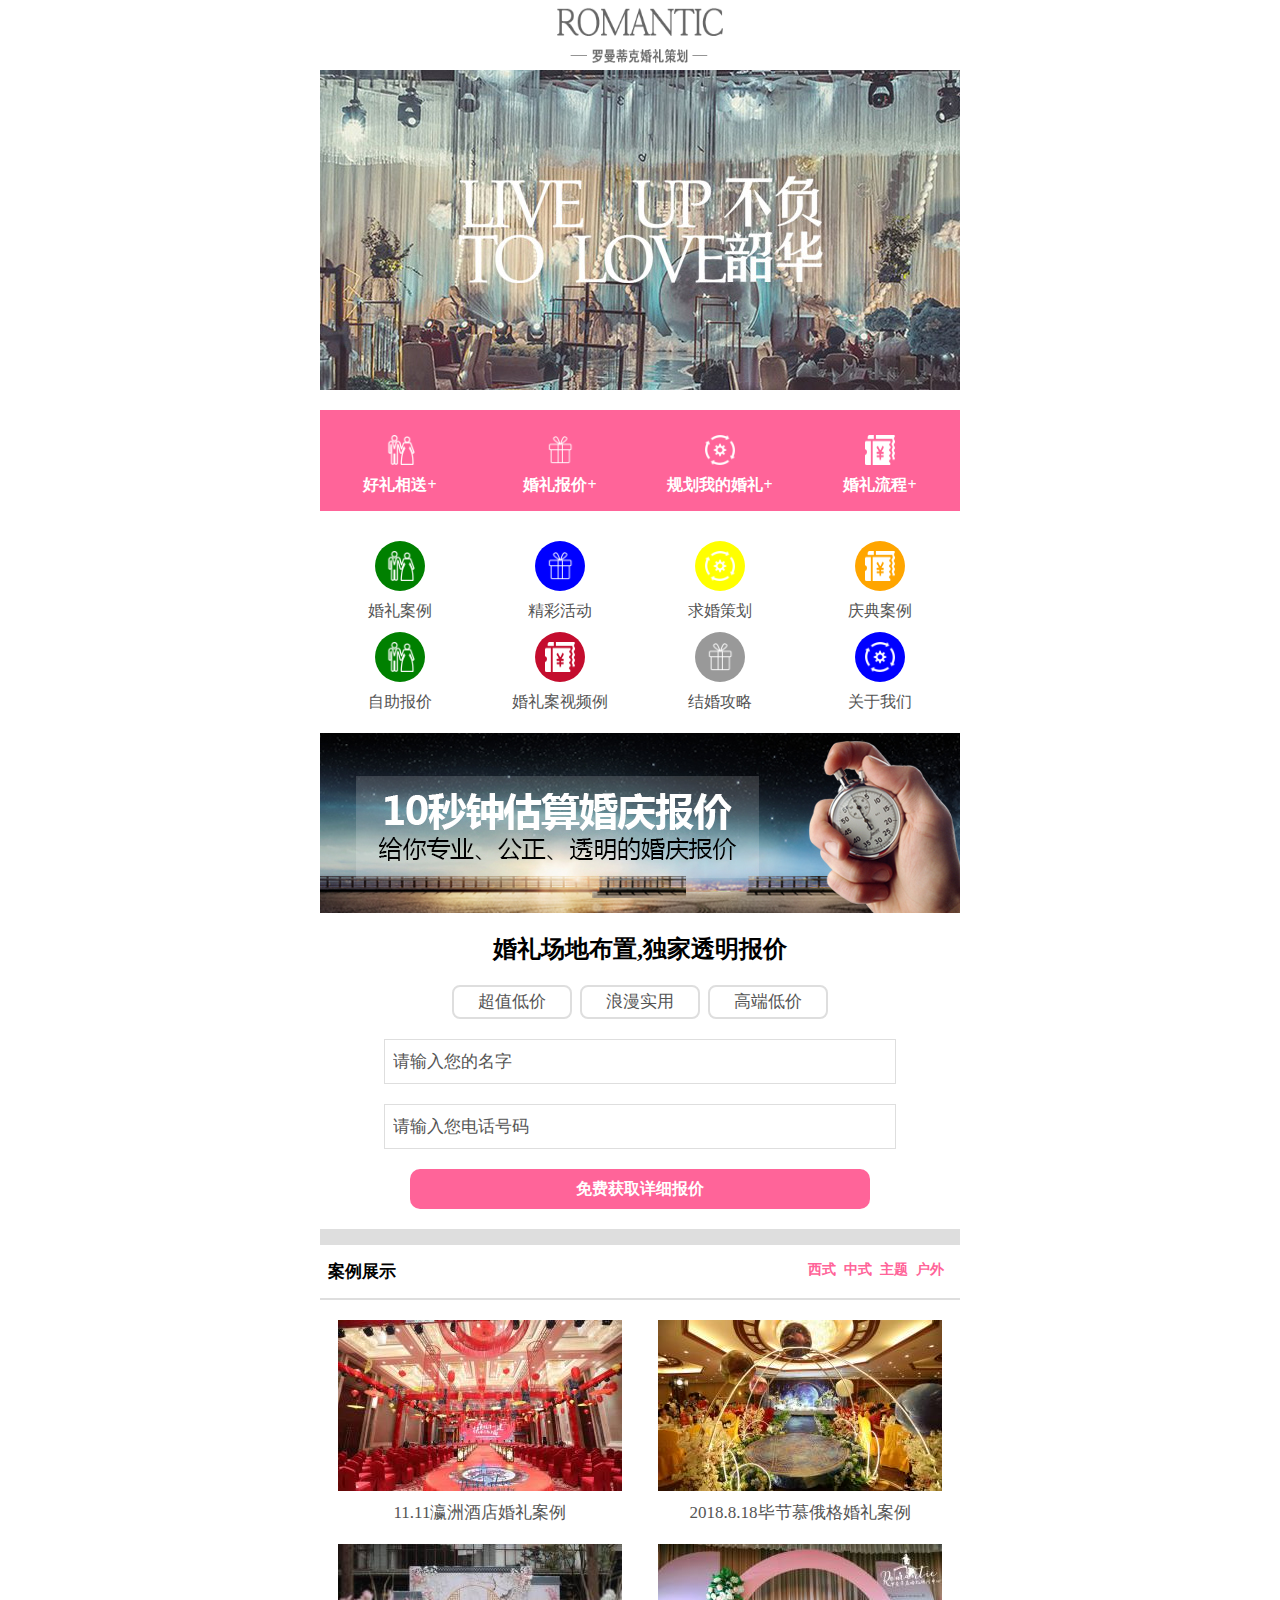
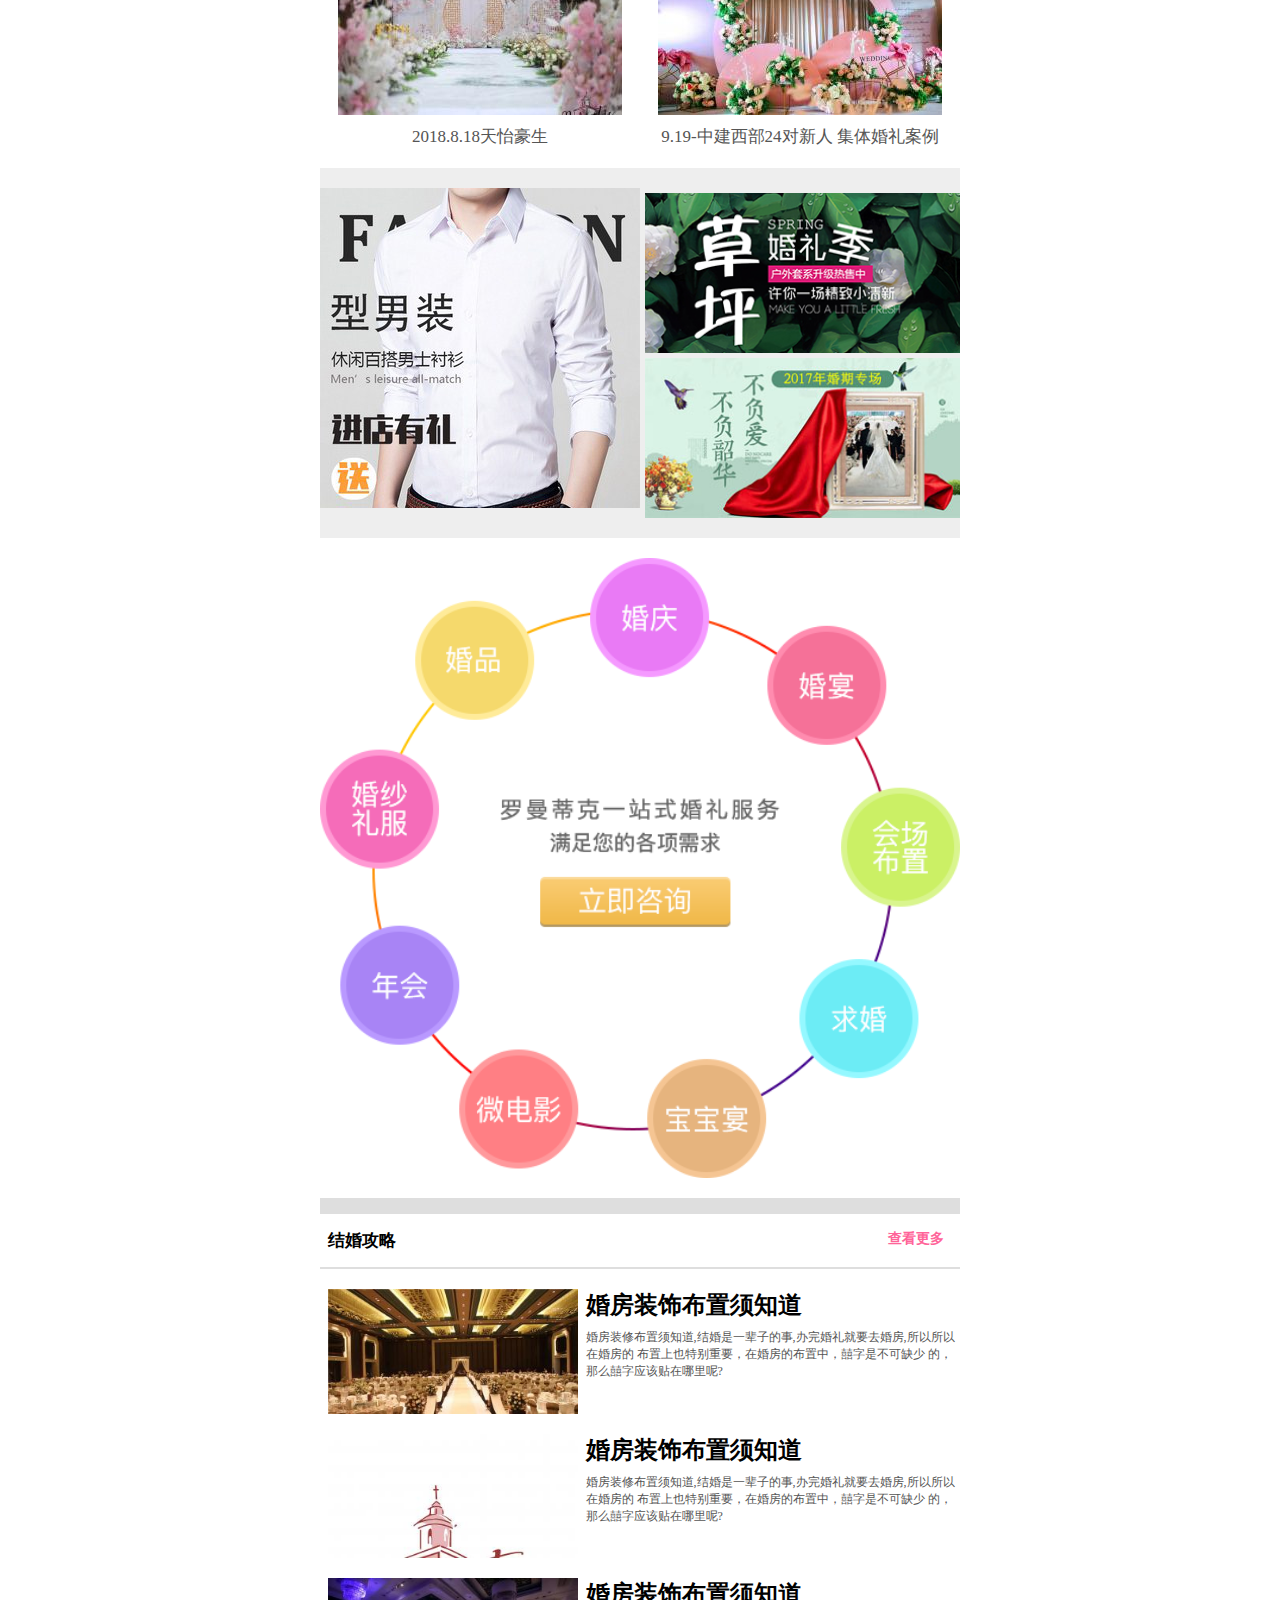
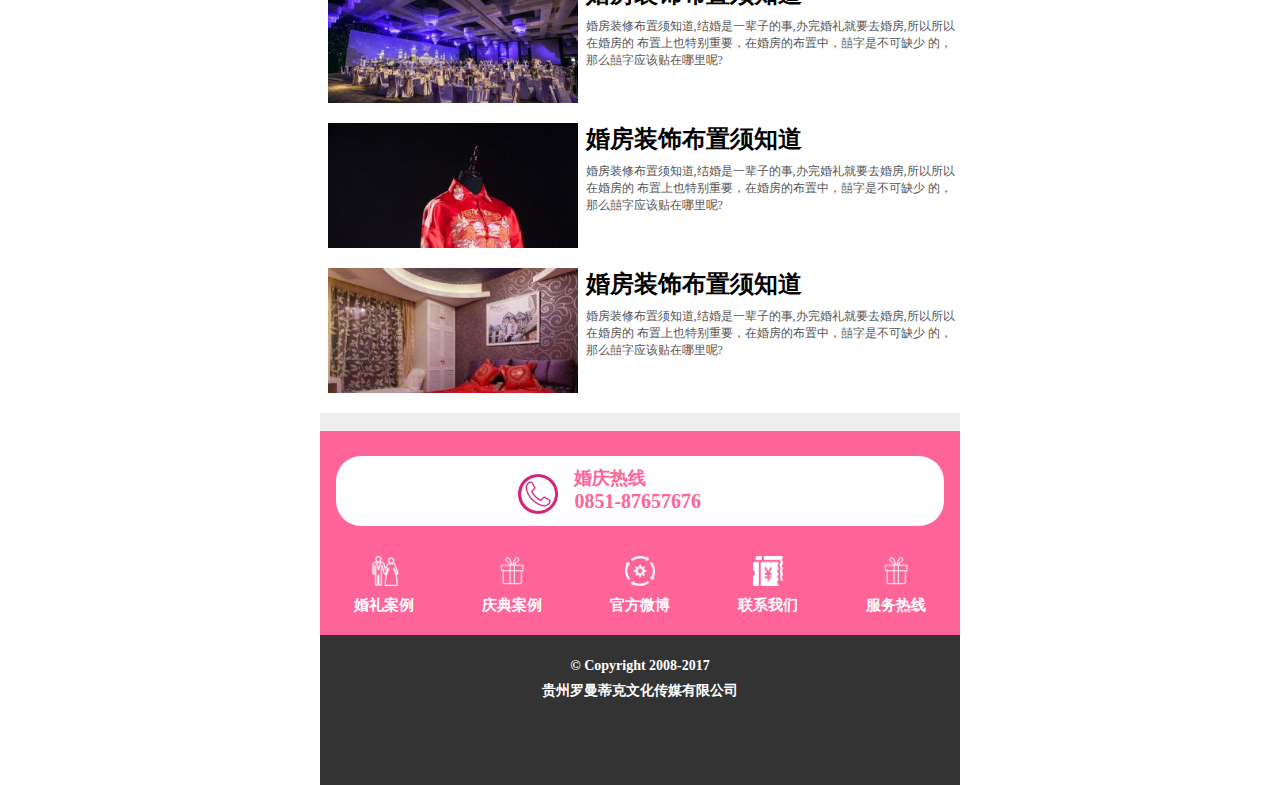
<file: 罗曼蒂克/index.html>
<!DOCTYPE html>
<html>
	<head>
		<meta charset="utf-8" />
		<title>罗曼蒂克婚庆首页</title>
		<link rel="stylesheet" href="css/LMDK_shouye.css" />
	</head>
	<body>
		<div class="ds_box">
			<!--顶部部分-->
			<div class="ds_top">
				<img src="img/lmdklogo.png" width="170" height="70">
			</div>
			<!--轮播部分-->
			<div class="ds_lunbo">
				<a href="#"><img src="img/lm_lunbo.jpg" width="100%"></a>
			</div>
			<!--婚礼流程-->
			<div class="ds_liucheng">
				<ul>
					<li>
						<img src="img/lm_hllc001 (1).png" width="30" height="30">
						<a href="#">好礼相送+</a>
					</li>
					<li>
						<img src="img/lm_hllc001 (2).png" width="30" height="30">
						<a href="#">婚礼报价+</a>
					</li>
					<li>
						<img src="img/lm_hllc001 (3).png" width="30" height="30">
						<a href="#">规划我的婚礼+</a>
					</li>
					<li>
						<img src="img/lm_hllc001 (4).png" width="30" height="30">
						<a href="#">婚礼流程+</a>
					</li>
				</ul>
			</div>
			<!--流程部分结束-->
			<!--婚礼案例部分-->
			
			<div class="ds_anli">
				<ul>
					<li>
						<a href="#"><img src="img/lm_hllc001 (1).png" width="30" height="30"></a>
						<a href="#">婚礼案例</a>
					</li>
				
						<li>
						<a href="#"><img src="img/lm_hllc001 (2).png" width="30" height="30"></a>
						<a href="#">精彩活动</a>
					</li>
				
					<li>
						<a href="#"><img src="img/lm_hllc001 (3).png" width="30" height="30"></a>
						<a href="#">求婚策划</a>
					</li>
				
					<li>
						<a href="#"><img src="img/lm_hllc001 (4).png" width="30" height="30"></a>
						<a href="#">庆典案例</a>
					</li>	
					<li>
						<a href="#"><img src="img/lm_hllc001 (1).png" width="30" height="30"></a>
						<a href="#">自助报价</a>
					</li>
					<li>
						<a href="#"><img src="img/lm_hllc001 (4).png" width="30" height="30"></a>
						<a href="#">婚礼案视频例</a>
					</li>
					<li>
						<a href="#"><img src="img/lm_hllc001 (2).png" width="30" height="30"></a>
						<a href="#">结婚攻略</a>
					</li>
				
						<li>
						<a href="#"><img src="img/lm_hllc001 (3).png" width="30" height="30"></a>
						<a href="#">关于我们</a>
					</li>
				</ul>
			</div>
			<!--报价-->
			<div class="ds_baojia">
				<img src="img/baojiaimg.jpg" width="100%">
			</div>
			<h2 class="ds_changdi">
				婚礼场地布置,独家透明报价
			</h2>
			<div class="ds_bzsan">
				<a href="#">超值低价</a>
				<a href="#">浪漫实用</a>
				<a href="#">高端低价</a>
			</div>
			<!--输入框部分-->
			<div class="ds_search">
				<input type="text" value="请输入您的名字" />
				<input type="text" value="请输入您电话号码" />
				<a href="#">免费获取详细报价</a>
			</div>
			<!--案例展示-->
			<div class="ds_alzs">
				<p>案例展示</p>
				<ul>
					<li><a href="#">西式</a></li>
					<li><a href="#">中式</a></li>
					<li><a href="#">主题</a></li>
					<li><a href="#">户外</a></li>
				</ul>
			</div>
			<div class="ds_alzscon">
				<ul>
					<li>
						<img src="img/ds_alzs001 (1).jpg">
						<a href="#">11.11瀛洲酒店婚礼案例</a>
					</li>
					<li>
						<img src="img/ds_alzs001 (2).jpg">
						<a href="#">
 						2018.8.18毕节慕俄格婚礼案例</a>
					</li>
				<li>
						<img src="img/ds_alzs001 (3).jpg">
						<a href="#">2018.8.18天怡豪生</a>
					</li>
				<li>
						<img src="img/ds_alzs001 (4).jpg">
						<a href="#">​9.19-中建西部24对新人 集体婚礼案例</a>
					</li>
				</ul>
			</div>
			<!--型男装-->
			<div class="ds_xingnan">
				<a href="#"><img src="img/ds_flimg (1).jpg"></a>
				<a href="#">
					<img src="img/ds_flimg (2).jpg">
					<img src="img/ds_flimg (3).jpg">
				</a>
			</div>
			<!--流程图-->
			<div class="ds_lcpic">
				<a href="#">
					<img src="img/IYoushi.png" width="100%">
				</a>
			</div>
			
				<!--结婚攻略-->
			<div class="ds_alzs">
				<p>结婚攻略</p>
				<ul>
					<li><a href="#">查看更多</a></li>
				</ul>
			</div>
			<!--结婚攻略con-->
			<div class="ds_gonglue">
				<ul>
					<li>
						<img src="img/ds_gonglue (1).jpg">
					</li>
					<li>
						<h2>婚房装饰布置须知道</h2>
						<p>婚房装修布置须知道,结婚是一辈子的事,办完婚礼就要去婚房,所以所以在婚房的
							布置上也特别重要，在婚房的布置中，囍字是不可缺少
							的，那么囍字应该贴在哪里呢?</p>
					</li>
				</ul>
				
				<ul>
					<li>
						<img src="img/ds_gonglue (2).jpg">
					</li>
					<li>
						<h2>婚房装饰布置须知道</h2>
						<p>婚房装修布置须知道,结婚是一辈子的事,办完婚礼就要去婚房,所以所以在婚房的
							布置上也特别重要，在婚房的布置中，囍字是不可缺少
							的，那么囍字应该贴在哪里呢?</p>
					</li>
				</ul>
				
				
				<ul>
					<li>
						<img src="img/ds_gonglue (3).jpg">
					</li>
					<li>
						<h2>婚房装饰布置须知道</h2>
						<p>婚房装修布置须知道,结婚是一辈子的事,办完婚礼就要去婚房,所以所以在婚房的
							布置上也特别重要，在婚房的布置中，囍字是不可缺少
							的，那么囍字应该贴在哪里呢?</p>
					</li>
				</ul>
				
				<ul>
					<li>
						<img src="img/ds_gonglue (4).jpg">
					</li>
					<li>
						<h2>婚房装饰布置须知道</h2>
						<p>婚房装修布置须知道,结婚是一辈子的事,办完婚礼就要去婚房,所以所以在婚房的
							布置上也特别重要，在婚房的布置中，囍字是不可缺少
							的，那么囍字应该贴在哪里呢?</p>
					</li>
				</ul>
				
				<ul>
					<li>
						<img src="img/ds_gonglue (5).jpg">
					</li>
					<li>
						<h2>婚房装饰布置须知道</h2>
						<p>婚房装修布置须知道,结婚是一辈子的事,办完婚礼就要去婚房,所以所以在婚房的
							布置上也特别重要，在婚房的布置中，囍字是不可缺少
							的，那么囍字应该贴在哪里呢?</p>
					</li>
				</ul>
			</div>
			<!--底部-->
			<div class="ds_foot">
				<a href="#">
					<img src="img/ds_rexian.png" width="40" height="40">
					<div>
						<h3>婚庆热线</h3>
						<h2>0851-87657676</h2>
					</div>
				</a>
				<ul>
					<li>
						<img src="img/lm_hllc001 (1).png" width="30" height="30" />
						<a href="#">婚礼案例</a>
					</li>
				<li>
						<img src="img/lm_hllc001 (2).png" width="30" height="30" />
						<a href="#">庆典案例</a>
					</li>
				<li>
						<img src="img/lm_hllc001 (3).png" width="30" height="30" />
						<a href="#">官方微博</a>
					</li>
				<li>
						<img src="img/lm_hllc001 (4).png" width="30" height="30" />
						<a href="#">联系我们</a>
					</li>
				<li>
						<img src="img/lm_hllc001 (2).png" width="30" height="30" />
						<a href="#">服务热线</a>
					</li>
				</ul>
			</div>
			<!--底部-->
			<div class="ds_dibu">
				<p>© Copyright 2008-2017</p>
				<p>贵州罗曼蒂克文化传媒有限公司</p>
			</div>
		</div>
	</body>
</html>
</file>
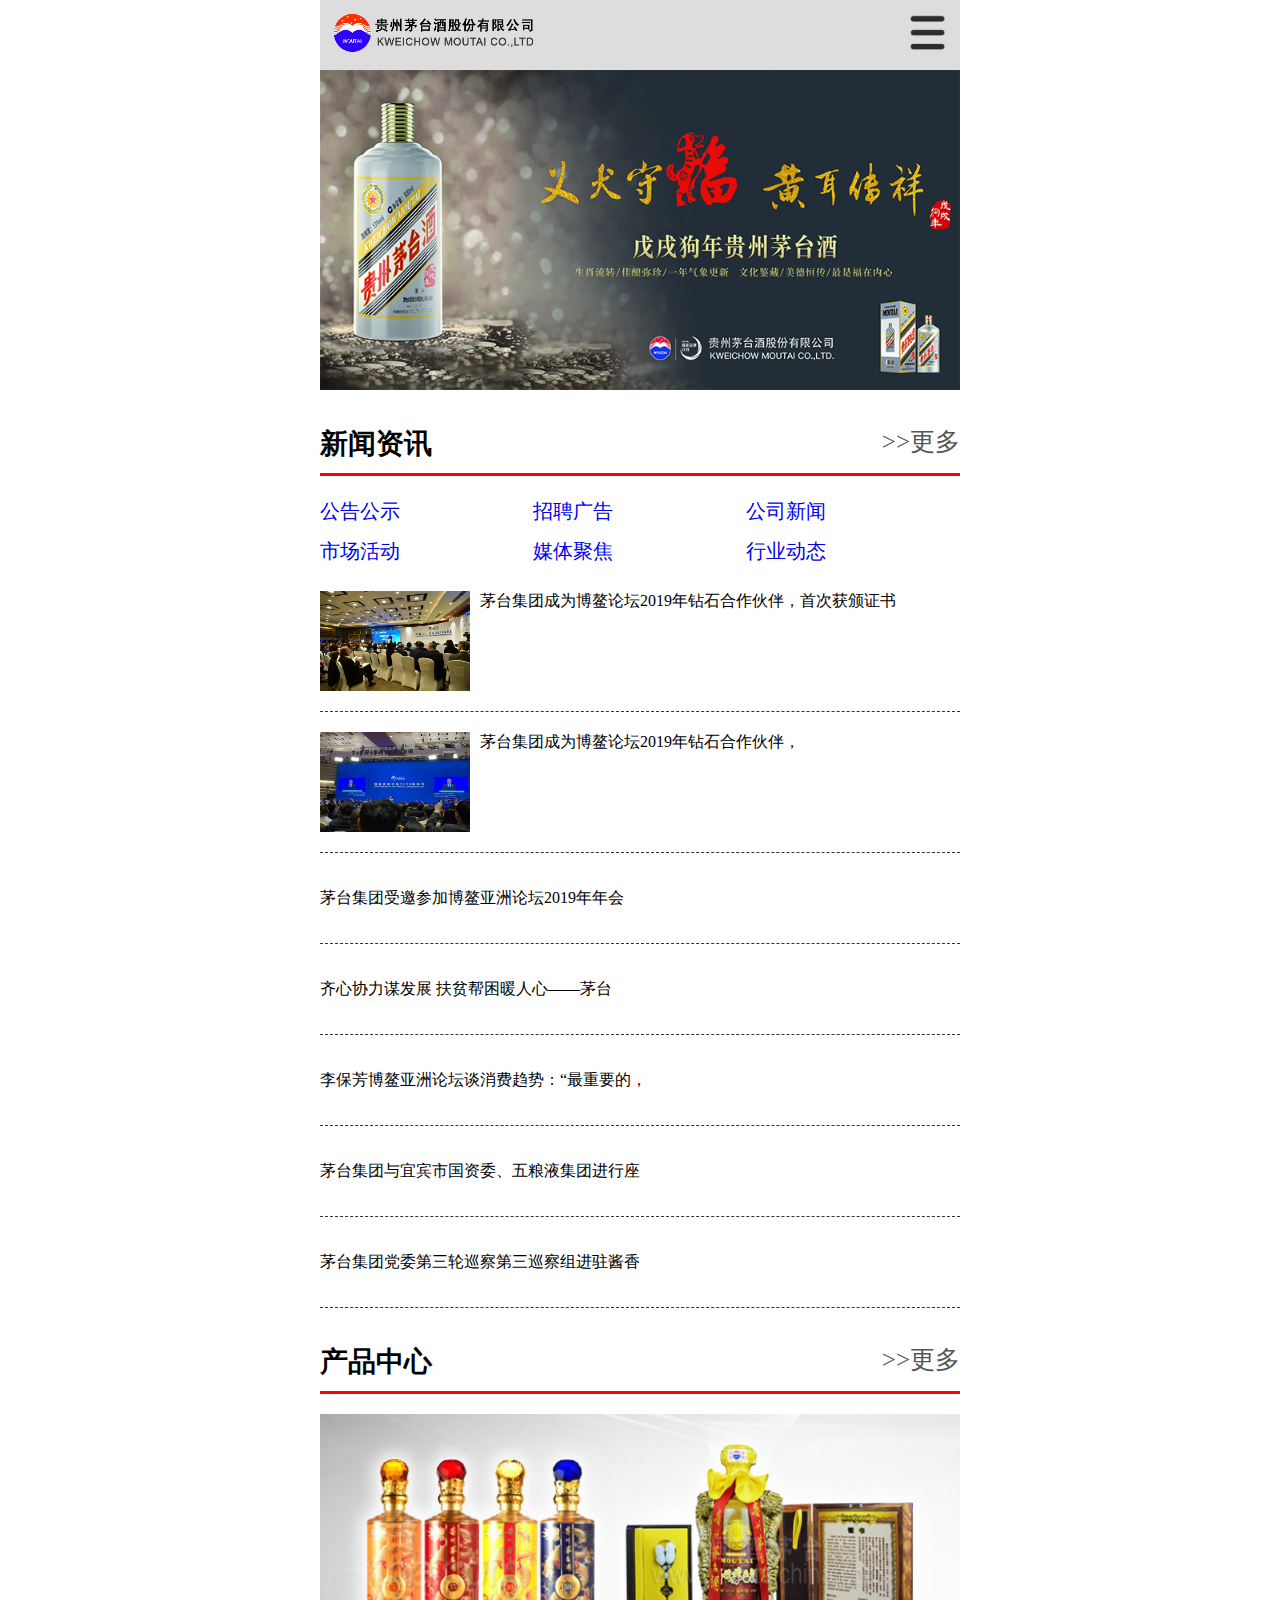
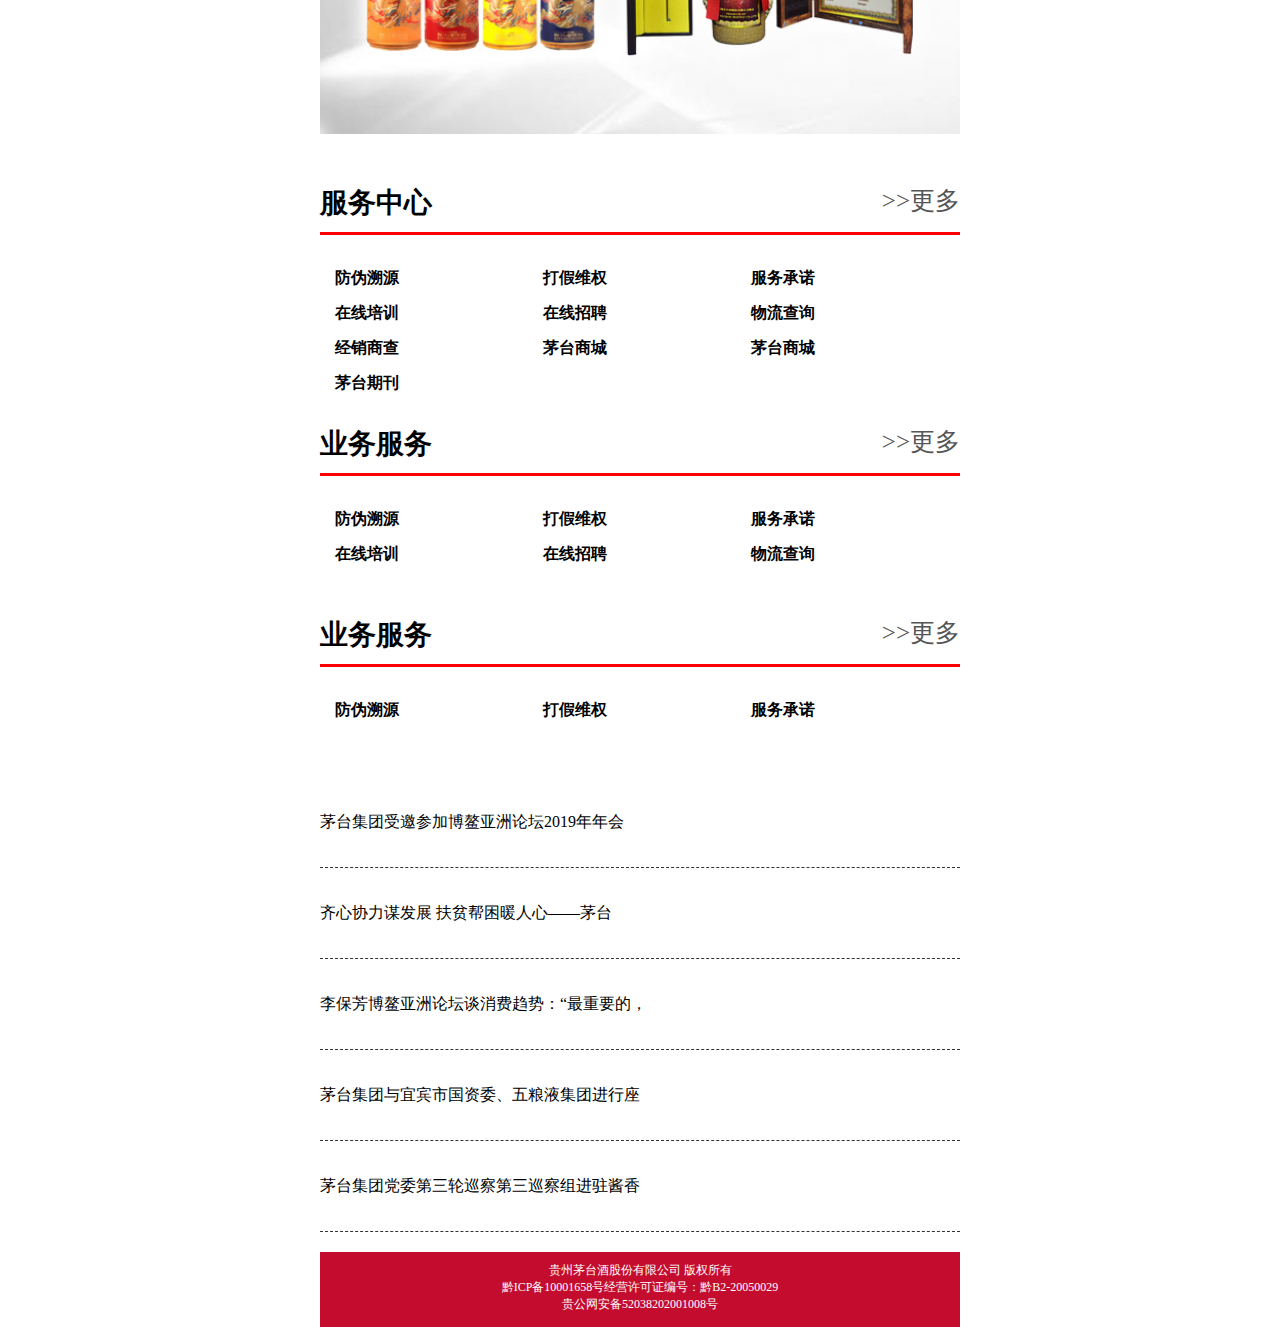
<file: 贵州茅台flex____/index.html>
<!DOCTYPE html>
<html>
	<head>
		<meta charset="utf-8" />
		<title></title>
		<link rel="stylesheet" href="css/MT__shouye.css" />
	</head>
	<body>
		<div class="sy_box">
			<!--顶部-->
				<div class="sy_top">
					<a href="#"><img src="img/logo.png" width="210" height="45"></a>
					<a href="#"><img src="img/mtsanheicaidan.png" width="45" height="45"></a>
				</div>
				<!--顶部结束-->
				<!--lunbo部分-->
				<div class="sy_lunbo">
					<img src="img/20180625102016930.jpg">
				</div>
				<!-- 新闻资讯 -->
				<div class="sy_news">
					<h2>新闻资讯</h2>
					<span>>>更多</span>
				</div>

				<div class="sy_newscon">
					<ul>
						<li><a href="#">公告公示</a></li>
						<li><a href="#">招聘广告</a></li>
						<li><a href="#">公司新闻</a></li>
						
						<li><a href="#">市场活动</a></li>
						<li><a href="#">媒体聚焦</a></li>
						<li><a href="#">行业动态</a></li>
						
					</ul>
				</div>
				
				<div class="sy_newspic">
					<a href="#"><img src="img/20190330075245360.jpg" width="150" height="100"></a>
					<a href="#">茅台集团成为博鳌论坛2019年钻石合作伙伴，首次获颁证书</a>
				</div>

				<div class="sy_newspic">
					<a href="#"><img src="img/20190330074724442.jpg" width="150" height="100"></a>
					<a href="#">
					茅台集团成为博鳌论坛2019年钻石合作伙伴，</a>
				</div>

				<div class="sy_newstext">
					<a href="#">
					 茅台集团受邀参加博鳌亚洲论坛2019年年会</a>
				</div>

				<div class="sy_newstext">
					<a href="#">
					 齐心协力谋发展 扶贫帮困暖人心——茅台</a>
				</div>

				<div class="sy_newstext">
					<a href="#">
					李保芳博鳌亚洲论坛谈消费趋势：“最重要的，</a>
				</div>

				<div class="sy_newstext">
					<a href="#">
					 茅台集团与宜宾市国资委、五粮液集团进行座</a>
				</div>

				<div class="sy_newstext">
					<a href="#">
					 茅台集团党委第三轮巡察第三巡察组进驻酱香</a>
				</div>

				<!-- 产品中心 -->
				<div class="sy_news">
					<h2>产品中心</h2>
					<span>>>更多</span>
				</div>

				<div class="sy_lunbo01">
					<img src="img/cp01.jpg">
				</div>

				<!-- 服务中心 -->
				<div class="sy_news">
					<h2>服务中心</h2>
					<span>>>更多</span>
				</div>

				
					<ul class="sy_fwzx">
						<li>防伪溯源</li>
						<li>打假维权</li>
						<li>服务承诺</li>
						<li>在线培训</li>
						<li>在线招聘</li>
						<li>物流查询</li>
						<li>经销商查</li>
						<li>茅台商城</li>
						<li>茅台商城</li>
						<li>茅台期刊</li>
					</ul>
			

				<!-- 业务服务 -->
				<div class="sy_news">
					<h2>业务服务</h2>
					<span>>>更多</span>
				</div>
				

				
					<ul class="sy_fwzx" style="margin-bottom: 80px">
						<li>防伪溯源</li>
						<li>打假维权</li>
						<li>服务承诺</li>
						<li>在线培训</li>
						<li>在线招聘</li>
						<li>物流查询</li>
						
					</ul>
				

				<!-- 业务服务 -->
				<div class="sy_news">
					<h2>业务服务</h2>
					<span>>>更多</span>
				</div>

				
					<ul class="sy_fwzx" style="margin-bottom: 50px;">
						<li>防伪溯源</li>
						<li>打假维权</li>
						<li>服务承诺</li>
					</ul>
				
				<div class="sy_newstext">
					<a href="#">
					 茅台集团受邀参加博鳌亚洲论坛2019年年会</a>
				</div>

				<div class="sy_newstext">
					<a href="#">
					 齐心协力谋发展 扶贫帮困暖人心——茅台</a>
				</div>

				<div class="sy_newstext">
					<a href="#">
					李保芳博鳌亚洲论坛谈消费趋势：“最重要的，</a>
				</div>

				<div class="sy_newstext">
					<a href="#">
					 茅台集团与宜宾市国资委、五粮液集团进行座</a>
				</div>

				<div class="sy_newstext">
					<a href="#">
					 茅台集团党委第三轮巡察第三巡察组进驻酱香</a>
				</div>
				
				<div class="sy_dibu">
					<p>贵州茅台酒股份有限公司 版权所有 </p>
					<p>黔ICP备10001658号经营许可证编号：黔B2-20050029</p>
					<p>贵公网安备52038202001008号</p>
				</div>
		</div>
	</body>
</html>
</file>
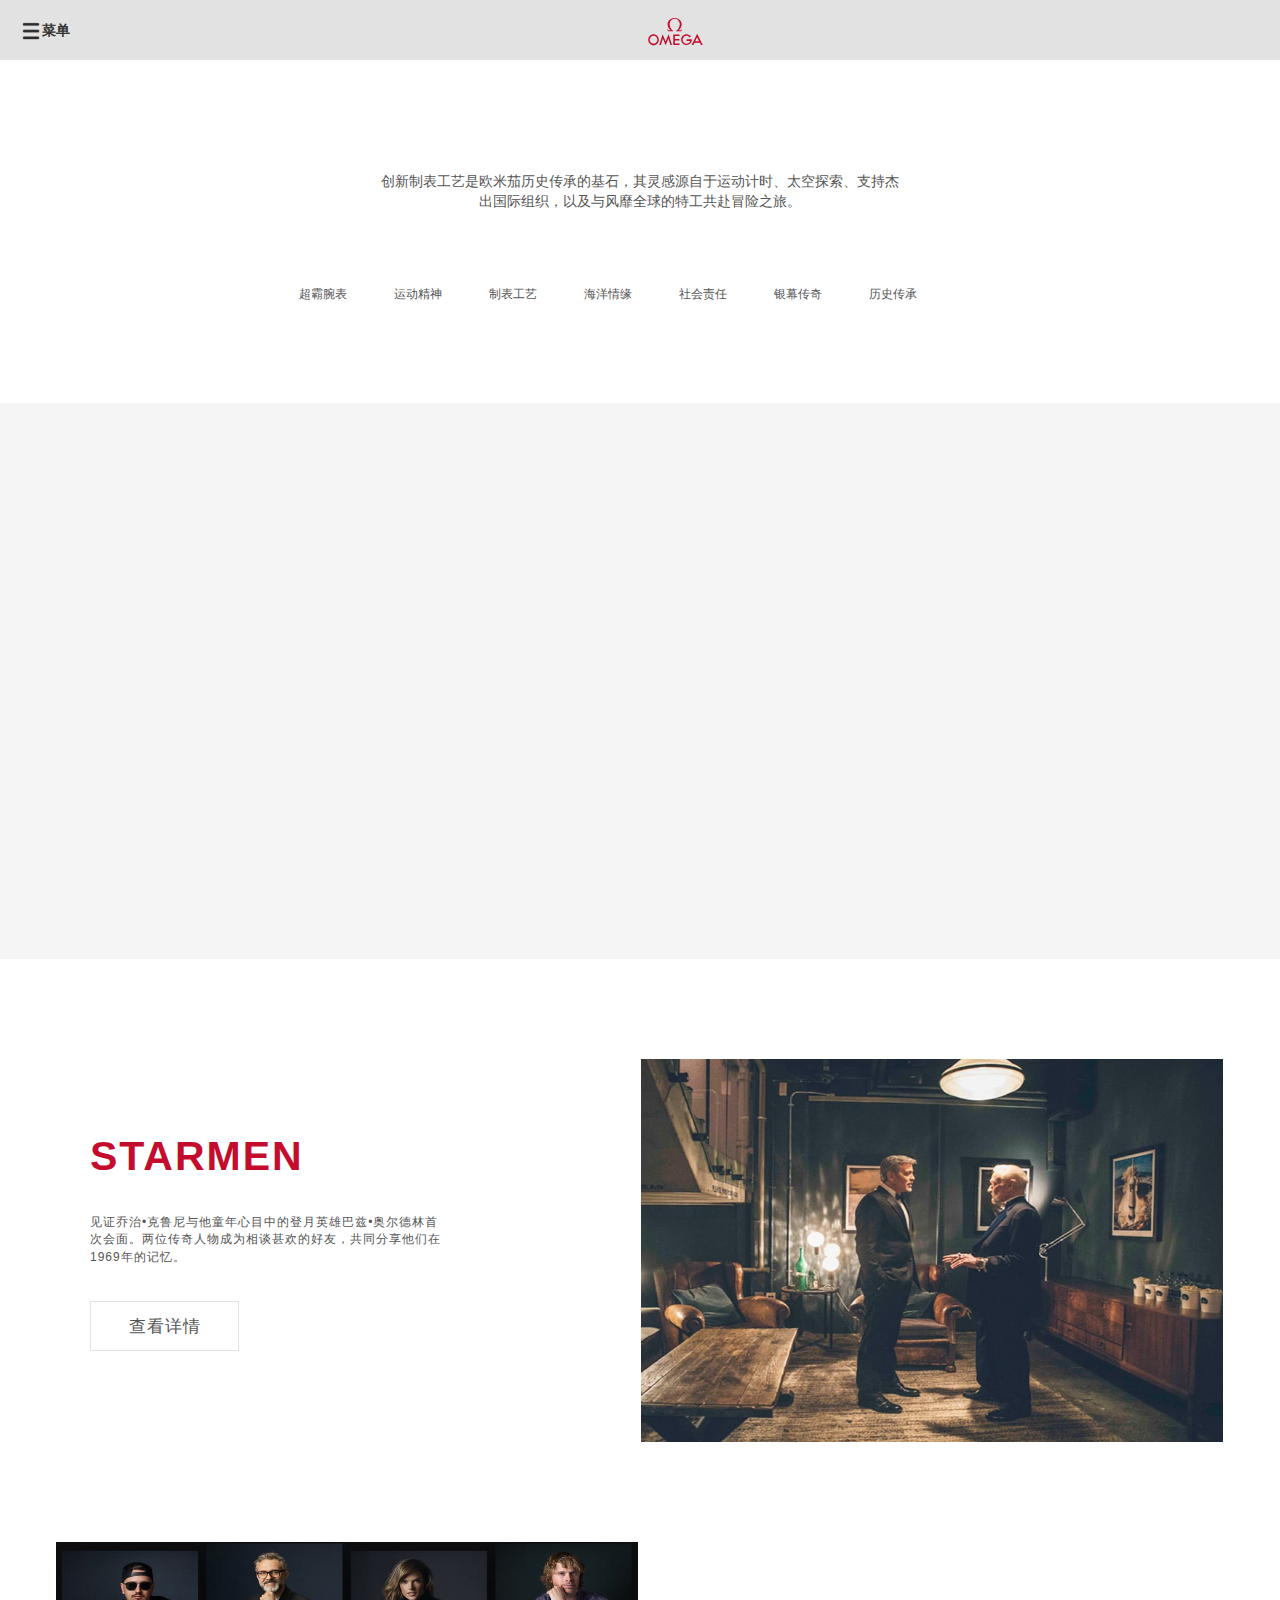
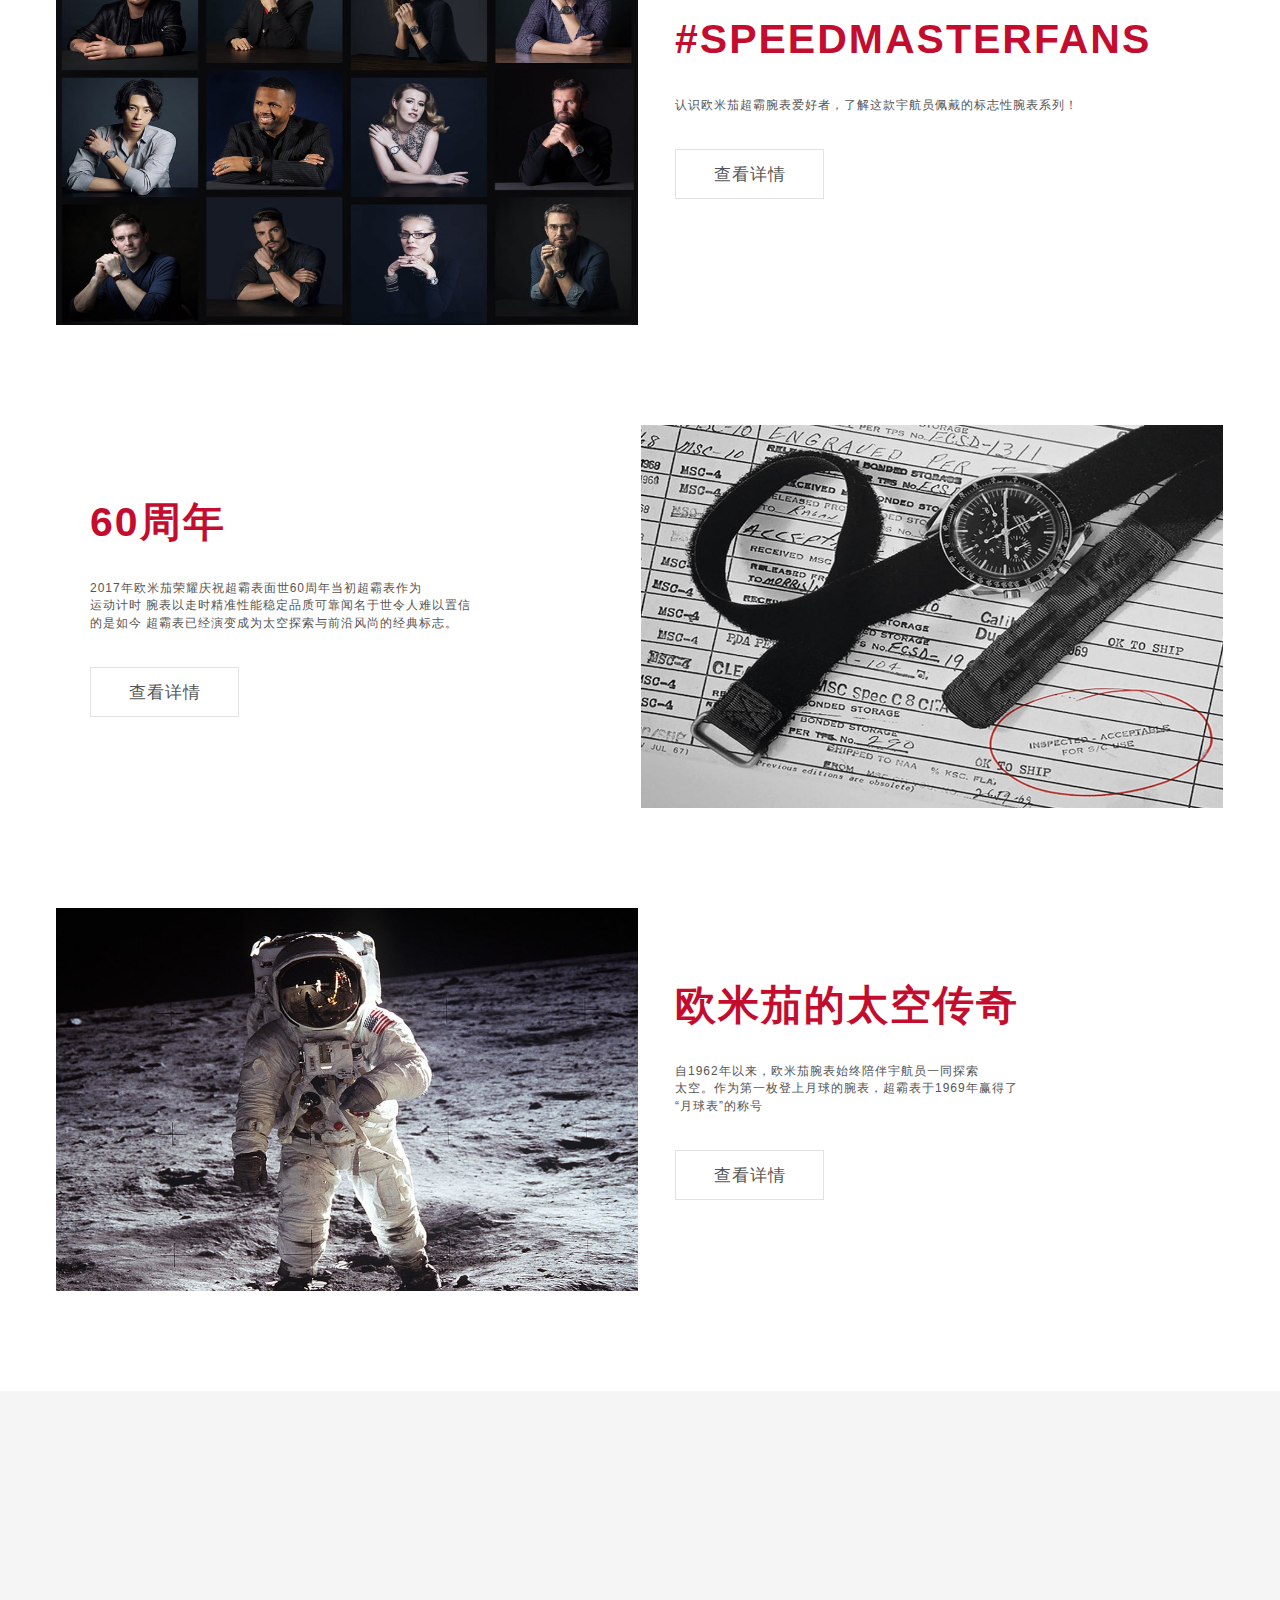
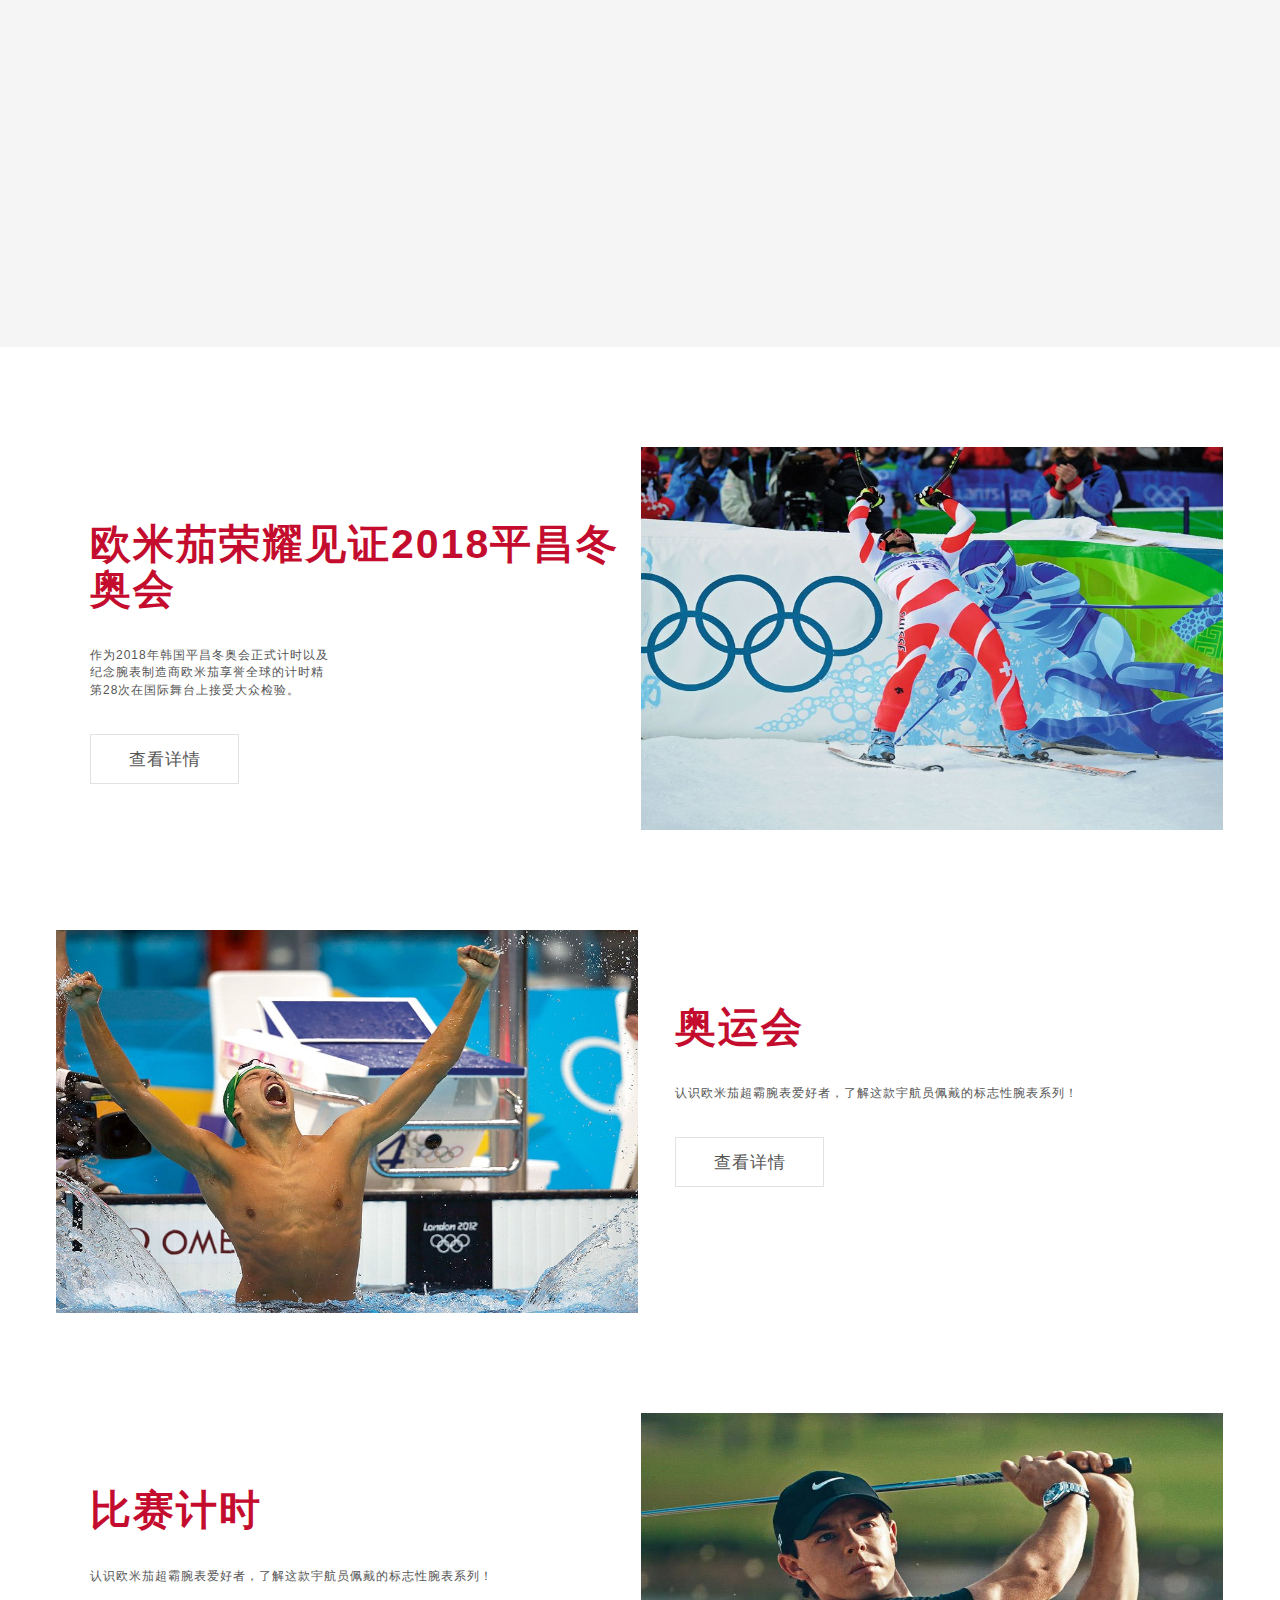
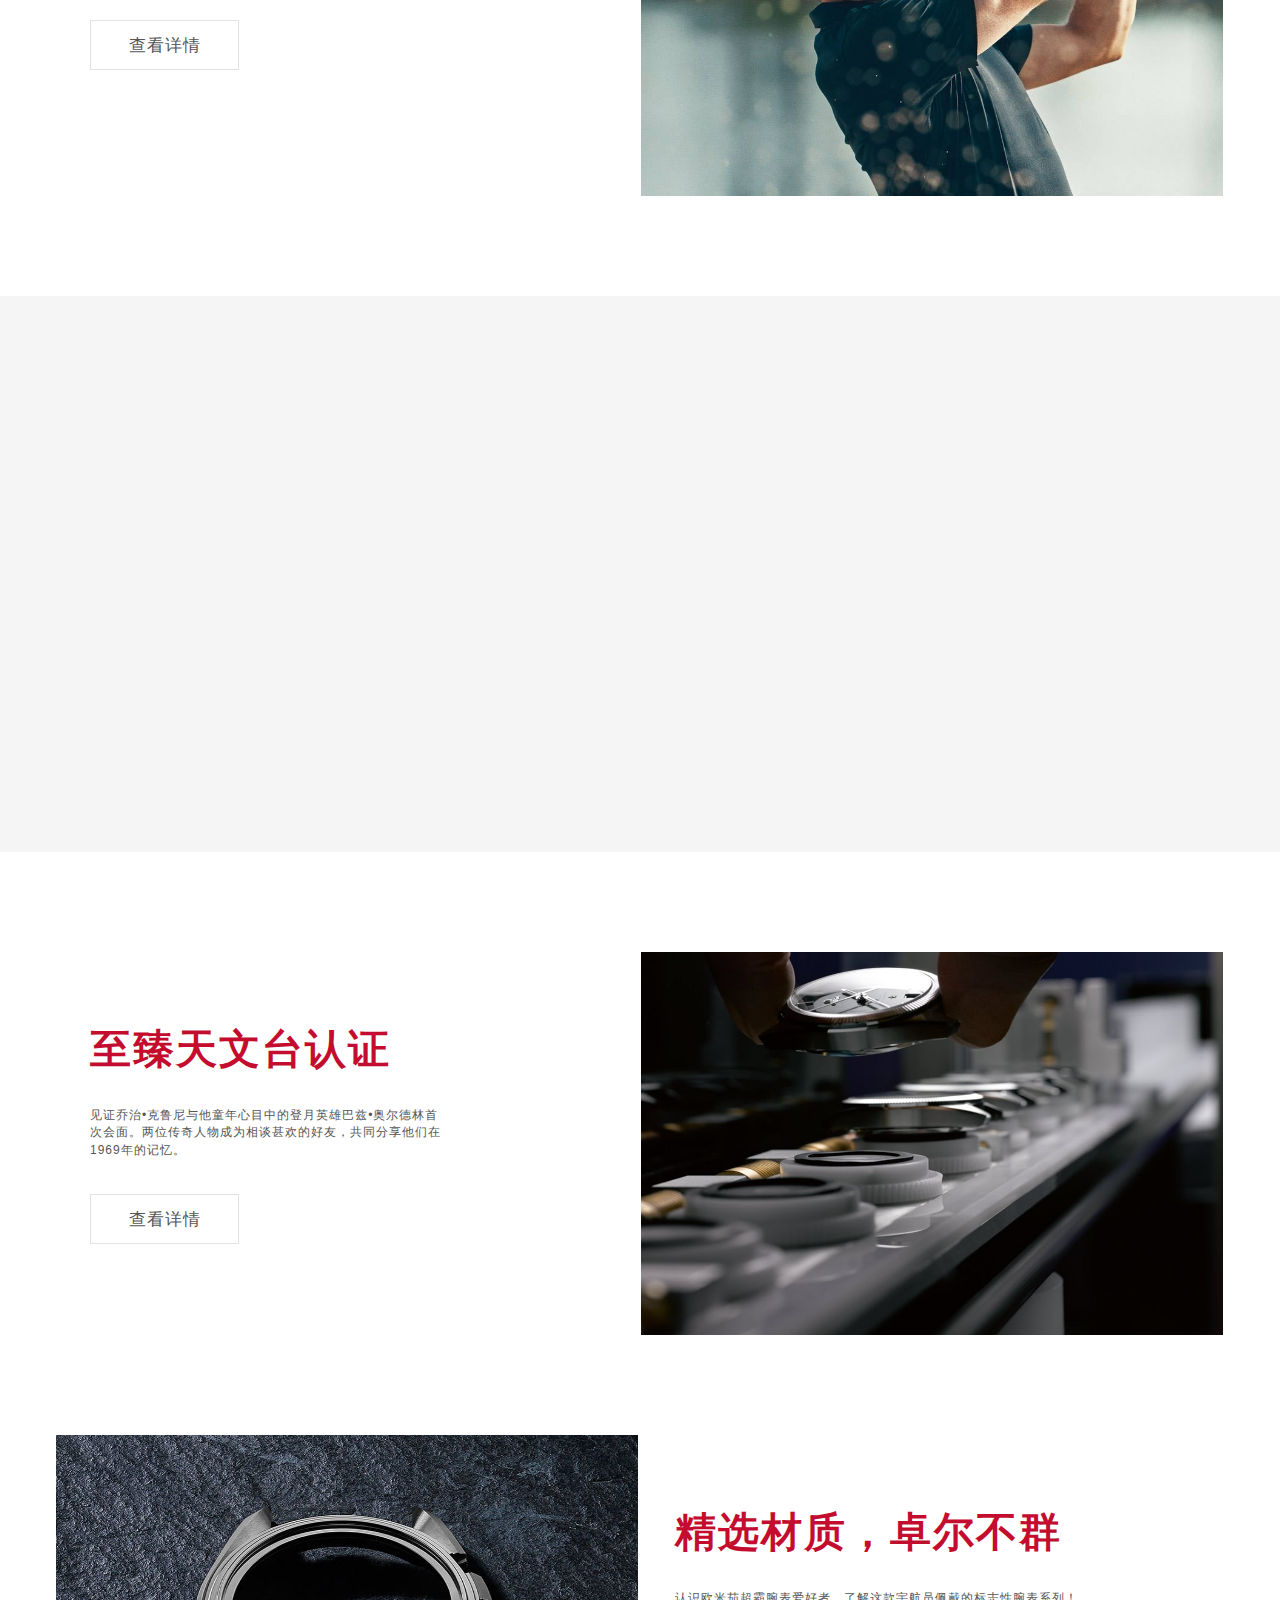
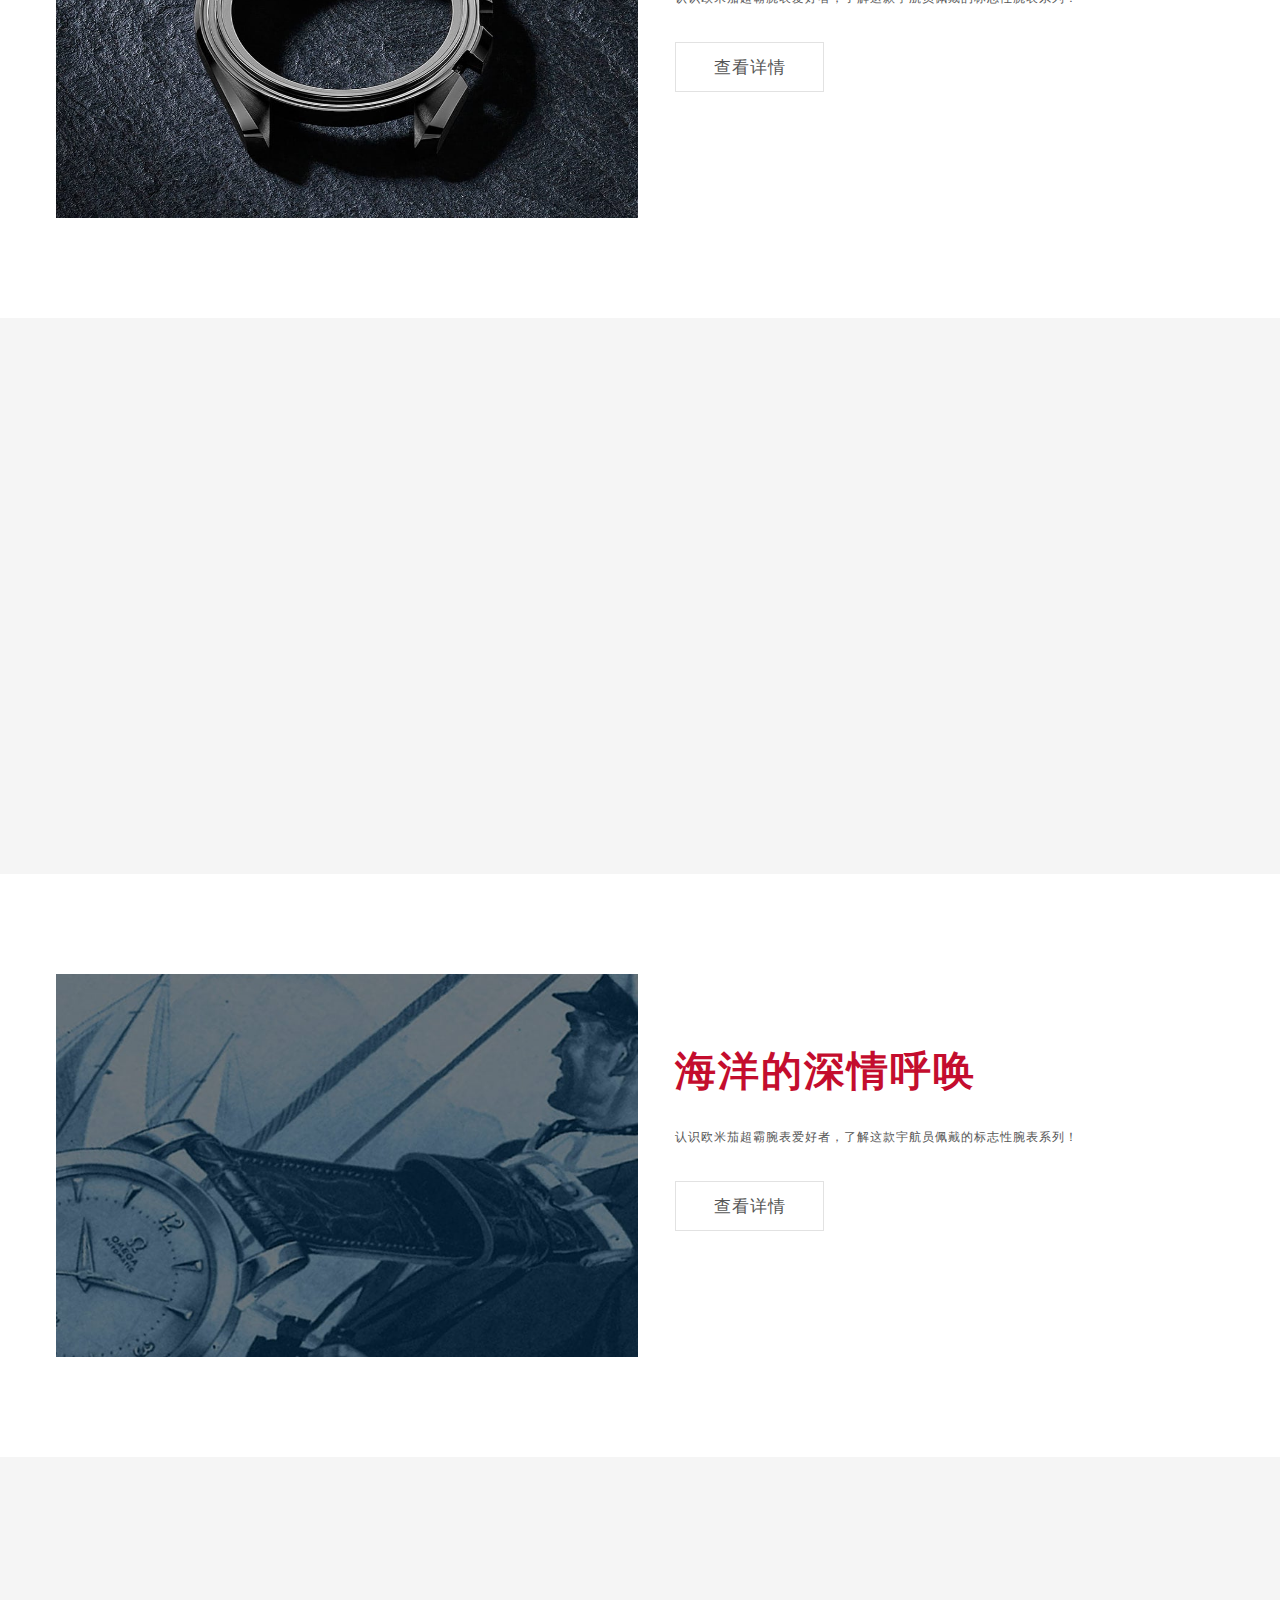
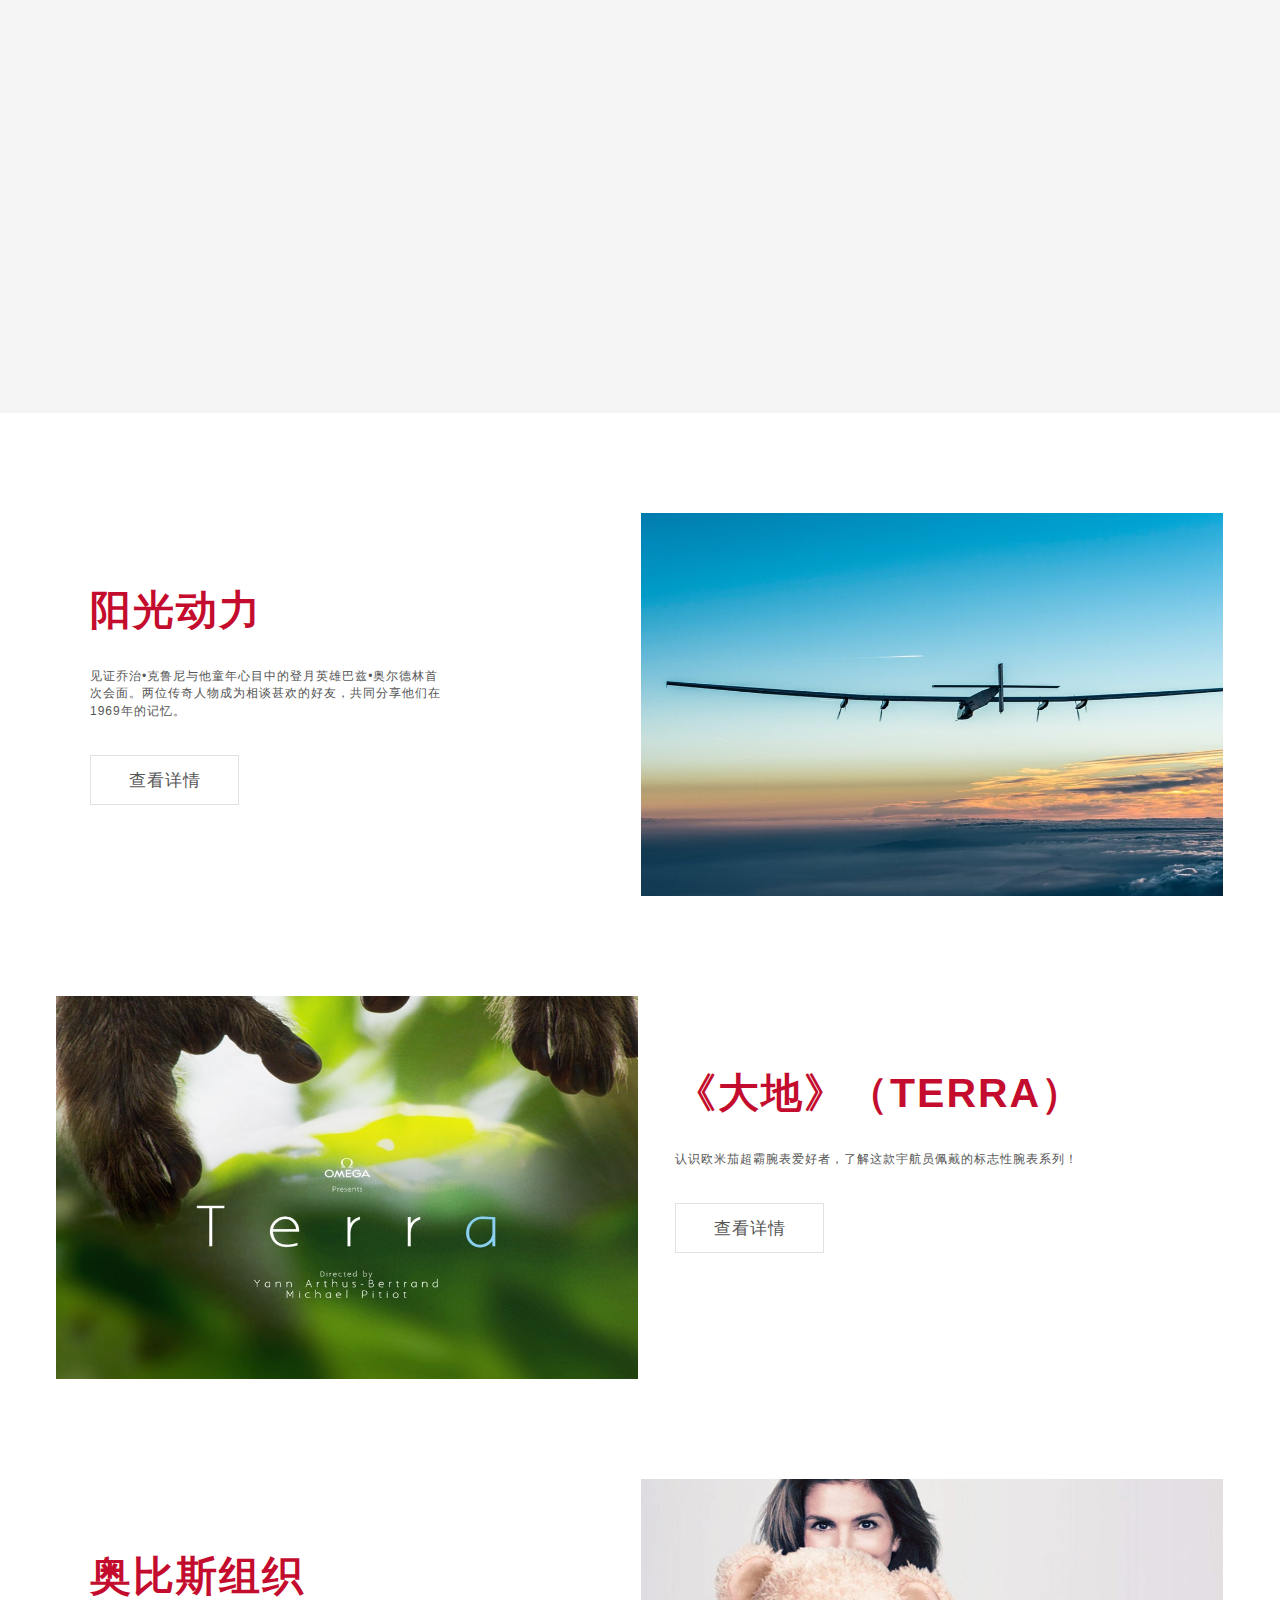
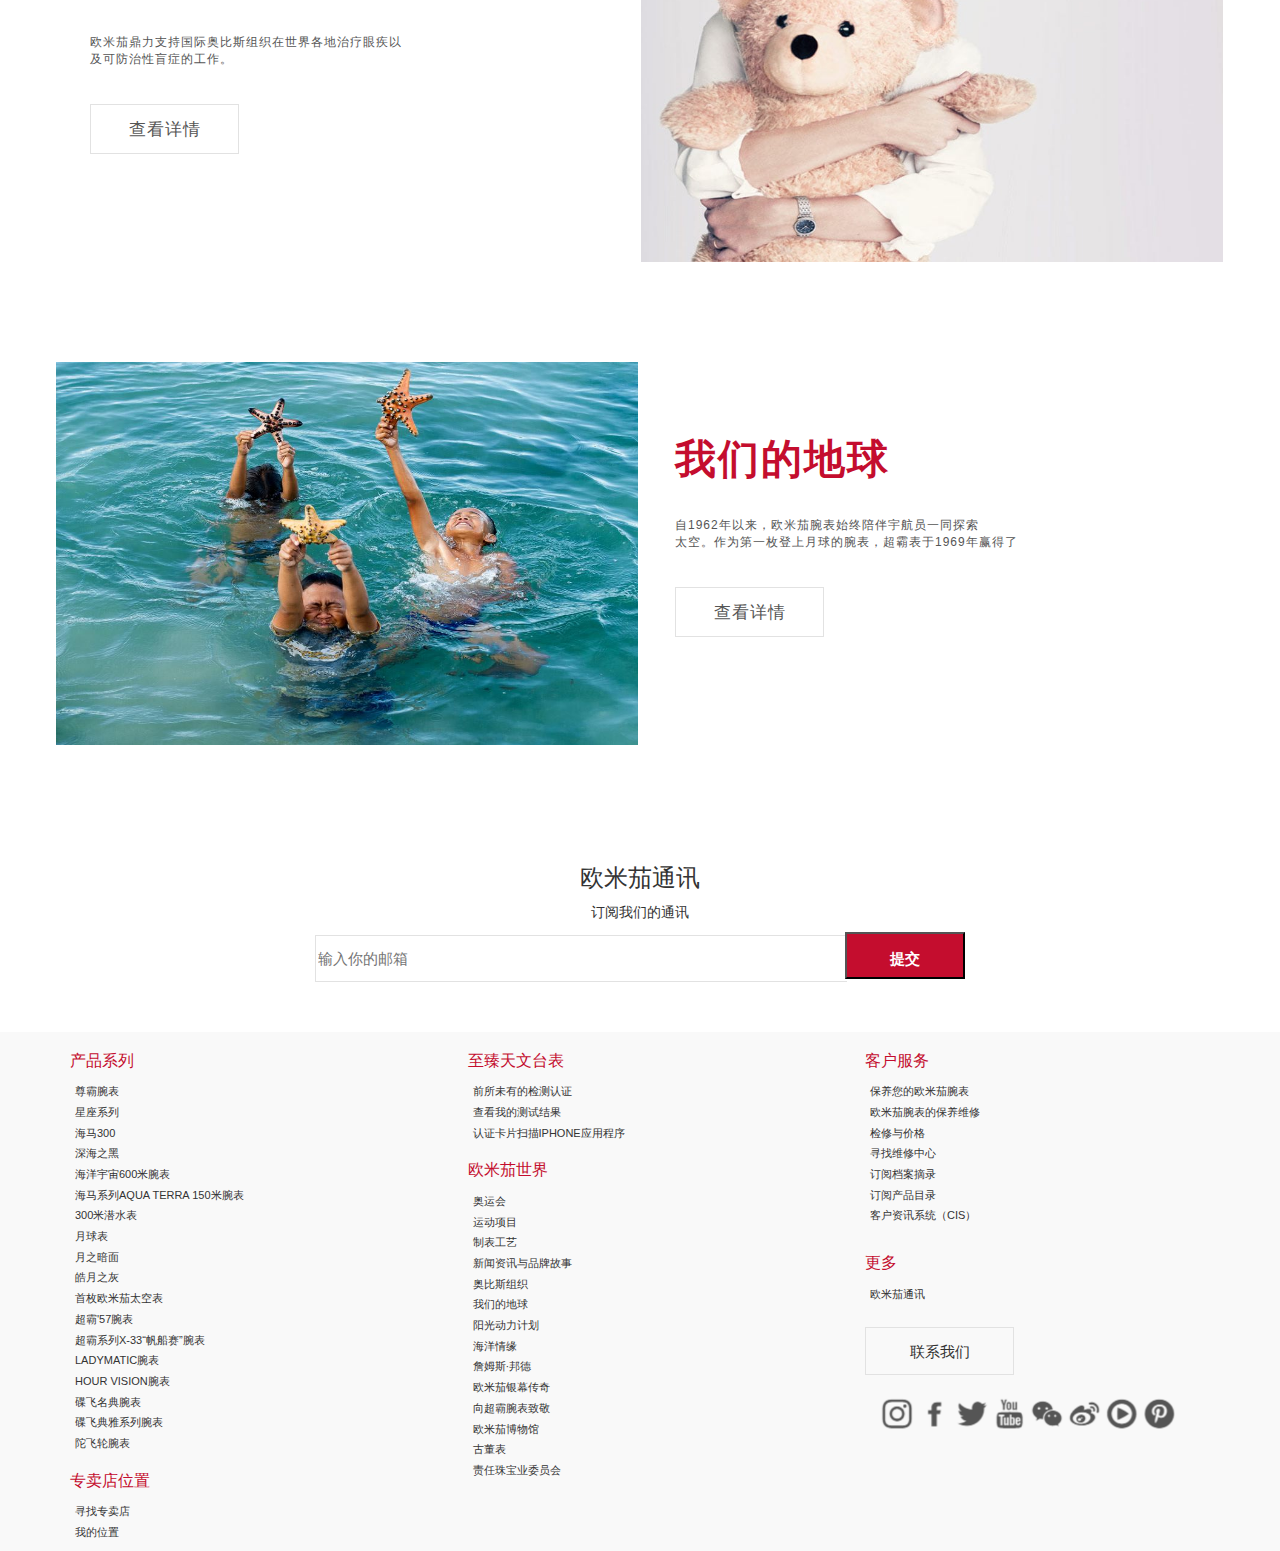
<file: 欧米茄世界______/h5bp/index.html>
<!DOCTYPE html>
<!--[if lt IE 7]>      <html class="no-js lt-ie9 lt-ie8 lt-ie7"> <![endif]-->
<!--[if IE 7]>         <html class="no-js lt-ie9 lt-ie8"> <![endif]-->
<!--[if IE 8]>         <html class="no-js lt-ie9"> <![endif]-->
<!--[if gt IE 8]><!--> <html class="no-js"> <!--<![endif]-->
    <head>
        <meta charset="utf-8">
        <meta http-equiv="X-UA-Compatible" content="IE=edge,chrome=1">
        <title>欧米茄世界</title>
        <meta name="description" content="">
        <meta name="viewport" content="width=device-width">

        <!-- Place favicon.ico and apple-touch-icon.png in the root directory -->
		<link rel="stylesheet" href="css/oumijia__footer.css" />
        <link rel="stylesheet" href="css/oumijia_shijie.css" />
        <link rel="stylesheet" type="text/css" href="css/bootstrap.css">
        <link rel="stylesheet" type="text/css" href="css/__main.css">
        <link rel="stylesheet" href="css/omjheader.css" />
        <script type="text/javascript" src="js/oumijia___footer.js" ></script>
        <script src="js/vendor/modernizr-2.6.2.min.js"></script>
        <script type="text/javascript" src="js/vendor/jquery-1.11.1.min.js"></script>
        <script src="js/plugins.js"></script>
        <script src="js/main.js"></script>
    </head>
    <body>
        <!--[if lt IE 7]>
            <p class="chromeframe">You are using an <strong>outdated</strong> browser. Please <a href="http://browsehappy.com/">upgrade your browser</a> or <a href="http://www.google.com/chromeframe/?redirect=true">activate Google Chrome Frame</a> to improve your experience.</p>
        <![endif]-->

        <!-- Add your site or application content here -->
     
     
     	  <script type="text/javascript">
//      实时监听屏幕宽度
        window.addEventListener('load', function() {
   		 window.addEventListener('resize', function() {
// 		 	搜索框部分
  			var winWidth = window.innerWidth;
			console.log(winWidth);
        	if(winWidth<768){
        		$("body").parent().css("overflow-x","hidden");
     		$(".qsdibucon").css({"display":"none"});
     		$("#").css({"display":"block","text-align":"center"});
        	$("#inptext").css({
        	"width":"195px",
        	"height":"35px",
        	"line-height":"35px",
        	"font-size":"12px"
        	});
        	$("#inpsubmit").css({
        	"width":"92px",
        	"height":"35px",
        	"line-height":"35px",
        	"font-size":"12px"
        	});
//      	头部菜单
        	$(".caidantext").hide();
        	$("#omjdjsj02").show();
        	$(".dpcaidan").hide();
   			 }else{
   			 	$(".caidantext").show();
   			 	$("#omjdjsj02").hide();
   			 	$(".caisecond").hide();
   			 	$(".omjcha").hide();
   			 }
        	//搜索框部分结束

		
				

    }) //import---1--
})//import---2--
        
        
        
      

        </script>
    	
    	
 <script type="text/javascript">
$(document).ready(function(){
 	$("#omjdjsj").click(function(){
		$(".dpcaidan").show();
		$("body").parent().css("overflow-y","hidden");
	});
 	$(".omjguanbi").click(function(){
 		$(".dpcaidan").hide();
 		$(".omjsecond").hide();
 		
 		$("body").parent().css("overflow-y","auto");
 	});
 	$(".dpcp001").click(function(){
 		$(".omjsecond").show();
 		
 	});
 	$("#omjdjsj02").click(function(){
 		$(this).hide();
 		$(".omjcha").show();
 		$(".caisecond").show();
 		$("body").parent().css("overflow-y","hidden");
 		$("body").parent().css("overflow-x","hidden");
 	});
 	$(".omjcha").click(function(){
 		$(this).hide();
 		$("#omjdjsj02").show();
 		$(".caisecond").hide();
 		$("body").parent().css("overflow-y","auto");
 	})
 	
 })

 	
 </script>
<header role="banner" class="omjheader">
  		<!--大屏排版-->
  		<div class="omjheacon">
  			<div class="omjcaidan01">
  				<span class="caidantext"><img src="img/headcaidan001.png" width="22" height="22" id="omjdjsj">菜单 </span>
  				<img src="img/headcaidan002.png" width="22" height="22" id="omjdjsj02">
  				<span class="omjcha">×</span>
  				<div class="dpcaidan">
  					<!--点击关闭部分-->
  					<div class="omjguanbi">
  						× &nbsp; 关闭
  					</div>
  						<ul class="dpcaidancon">
							  <li class="dpcp001">
							  		<div class="dpcdpic">
							  			<img src="img/omjtoucaidan.gif" width="30" height="30">
							  		</div>
							  		<h3>产品系列</h3>
							  		<!--第二个菜单-->
							  		<div class="omjsecond">
							  			<h4>腕表</h4>
							  			<ol>
							  				<li><img src="img/omjwanbiao01.png" width="80" height="45"></li>
							  				<li><img src="img/omjwanbiao01.png" width="80" height="45"></li>
							  				<li><img src="img/omjwanbiao01.png" width="80" height="45"></li>
							  				<li><img src="img/omjwanbiao01.png" width="80" height="45"></li>
							  				<li class="omjtebie">特别系列</li>
							  				<li class="omjsousuo">腕表搜索</li>
							  				<li class="omjbeiyue">NATO 北约军用表带</li>
							  				<li class="omjbeiyue">欧米茄华贵珠宝系列</li>
							  			</ol>
							  		</div>
							  </li>
							
							 <li>
							  		<div class="dpcdpic">
							  			<img src="img/omjtoucaidan.gif" width="30" height="30">
							  		</div>
							  		<h3>欧米茄世界</h3>
							  </li>
						   <li>
							  		<div class="dpcdpic">
							  			<img src="img/omjtoucaidan.gif" width="30" height="30">
							  		</div>
							  		<h3>新闻资讯与品牌故事</h3>
							  </li>
							   <li>
							  		<div class="dpcdpic">
							  			<img src="img/omjtoucaidan.gif" width="30" height="30">
							  		</div>
							  		<h3>旗舰店查询</h3>
							  </li>
							   <li>
							  		<div class="dpcdpic">
							  			<img src="img/omjtoucaidan.gif" width="30" height="30">
							  		</div>
							  		<h3>客户服务</h3>
							  </li>
  						</ul>
  				</div>
  				
  				<div class="caisecond">
  					<ul>
						  <li>MY OMEGA</li>
						  <li>产品系列</li>
						  <li>欧米茄世界</li>
						  <li>新闻资讯与品牌故事</li>
						  <li>旗舰店查询</li>
						  <li>客户服务</li>
						  <li>语言</li>
					  </ul>
  				</div>
  			</div>
  			
  			
  			<div class="omjlogo">
  				<img src="img/logo.svg" width="55" height="55">
  			</div>
  			
  			
  			
  			
  		</div>
   	
</header>

     
     
        <main role="main">
        	<!--顶部文字部分-->
        		<div class="container">
        			<div class="row">
        				<div class="col-sm-12 sjtoptext">创新制表工艺是欧米茄历史传承的基石，其灵感源自于运动计时、太空探索、支持杰<br>
        					出国际组织，以及与风靡全球的特工共赴冒险之旅。
        					</div>
        					<div class="col-sm-12 sjtopul">
        						<div class="col-md-1"></div>
        							<div class="col-md-1"></div>
        								
        				<div class="col-md-1 sjtopli">超霸腕表</div>
        				<div class="col-md-1 sjtopli">运动精神</div>
        				<div class="col-md-1 sjtopli">制表工艺</div>
        				<div class="col-md-1 sjtopli">海洋情缘</div>
        				<div class="col-md-1 sjtopli">社会责任</div>
        				<div class="col-md-1 sjtopli">银幕传奇</div>
        				<div class="col-md-1 sjtopli">历史传承</div>
        				</div>
        			</div>
        		</div>
        		<!--月球大图-->
        			<div class="container-fluid">
        			<div class="row">
        				<div class="col-md-12 col-sm-12 sjyueqiu">
        					<img src="img/sjtaikong.jpg" width="100%" height="556" />
        					<div class="sjmb"></div>
        					<div class="sjzhijin">向超级腕霸致敬</div>
        				</div>
        			</div>
        		</div>
        		
        		<div class="container">
        			<div class="row">
        				<div class="col-md-6 col-sm-12 sjwoshou">
        					<h1>STARMEN</h1>
        					<p>见证乔治•克鲁尼与他童年心目中的登月英雄巴兹•奥尔德林首<br>
        						次会面。两位传奇人物成为相谈甚欢的好友，共同分享他们在<br>
        						1969年的记忆。</p>
        						<div>
        							查看详情
        						</div>
        				</div>
						<div class="col-md-6 col-sm-9 sjwoshou">
        					<img src="img/sjxt001.jpg" height="383">
        				</div>
        			</div>
        		</div>
        		
        		
        		
        		<div class="container">
        			<div class="row">
        				
						<div class="col-md-6 col-sm-9 sjwoshou">
        					<img src="img/sjxt002.jpg" height="383">
        				</div>
        				<div class="col-md-6 col-sm-12 sjwoshou">
        					<h1>#SPEEDMASTERFANS</h1>
        					<p>认识欧米茄超霸腕表爱好者，了解这款宇航员佩戴的标志性腕表系列！</p>
        						<div>
        							查看详情
        						</div>
        				</div>
        			</div>
        		</div>
        		
        		
        			<div class="container">
        			<div class="row">
        				<div class="col-md-6 col-sm-12 sjwoshou">
        					<h1>60周年</h1>
        					<p>2017年欧米茄荣耀庆祝超霸表面世60周年当初超霸表作为<br>运动计时
        						腕表以走时精准性能稳定品质可靠闻名于世令人难以置信<br>的是如今
        						超霸表已经演变成为太空探索与前沿风尚的经典标志。</p>
        						<div>
        							查看详情
        						</div>
        				</div>
						<div class="col-md-6 col-sm-9 sjwoshou">
        					<img src="img/sjxt003 (1).jpg" height="383">
        				</div>
        			</div>
        		</div>
        		
        		
        		
        		<div class="container">
        			<div class="row">
        				
						<div class="col-md-6 col-sm-9 sjwoshou">
        					<img src="img/sjxt003 (2).jpg" height="383">
        				</div>
        				<div class="col-md-6 col-sm-12 sjwoshou">
        					<h1>欧米茄⁠的太空传奇</h1>
        					<p>自1962年以来，欧米茄腕表始终陪伴宇航员一同探索<br>
        						太空。作为第一枚登上月球的腕表，超霸表于1969年赢得了<br>“月球表”的称号</p>
        						<div>
        							查看详情
        						</div>
        				</div>
        			</div>
        		</div>
        		
        		
        		<div class="container-fluid">
        			<div class="row">
        				<div class="col-md-12 col-sm-12 sjyueqiu">
        					<img src="img/sjbg001.jpg" width="100%" height="556" />
        					<div class="sjmb"></div>
        					<div class="sjzhijin">运动精神<br>奥运会及其他大型体育赛事计时</div>
        				</div>
        			</div>
        		</div>
        		
        		
        		<div class="container">
        			<div class="row">
        				<div class="col-md-6 col-sm-12 sjwoshou">
        					<h1>欧米茄荣耀见证2018平昌冬奥会</h1>
        					<p>作为2018年韩国平昌冬奥会正式计时以及<br>
        						纪念腕表制造商⁠欧米茄享誉全球⁠的计时精<br>第28次在国际舞台上接受大众检验⁠。</p>
        						<div>
        							查看详情
        						</div>
        				</div>
						<div class="col-md-6 col-sm-9 sjwoshou">
        					<img src="img/sjxt004.jpg" height="383">
        				</div>
        			</div>
        		</div>
        		
        		
        		<div class="container">
        			<div class="row">
        				
						<div class="col-md-6 col-sm-9 sjwoshou">
        					<img src="img/sjxt005.jpg" height="383">
        				</div>
        				<div class="col-md-6 col-sm-12 sjwoshou">
        					<h1>奥运会</h1>
        					<p>认识欧米茄超霸腕表爱好者，了解这款宇航员佩戴的标志性腕表系列！</p>
        						<div>
        							查看详情
        						</div>
        				</div>
        			</div>
        		</div>
        		
        		
        		<div class="container">
        			<div class="row">
        				<div class="col-md-6 col-sm-12 sjwoshou">
        					<h1>比赛计时</h1>
        					<p>认识欧米茄超霸腕表爱好者，了解这款宇航员佩戴的标志性腕表系列！</p>
        						<div>
        							查看详情
        						</div>
        				</div>
						<div class="col-md-6 col-sm-9 sjwoshou">
        					<img src="img/sjxt006.jpg" height="383">
        				</div>
        			</div>
        		</div>
        		
        		
        		<!--========++++++++++--1-->
        		<div class="container-fluid">
        			<div class="row">
        				<div class="col-md-12 col-sm-12 sjyueqiu">
        					<img src="img/sjbg002.jpg" width="100%" height="556" />
        					<div class="sjmb"></div>
        					<div class="sjzhijin">制表工艺<br>制表工艺始终是欧米茄的核心</div>
        				</div>
        			</div>
        		</div>
        		
        		
        		<div class="container">
        			<div class="row">
        				<div class="col-md-6 col-sm-12 sjwoshou">
        					<h1>至臻天文台认证</h1>
        					<p>见证乔治•克鲁尼与他童年心目中的登月英雄巴兹•奥尔德林首<br>
        						次会面。两位传奇人物成为相谈甚欢的好友，共同分享他们在<br>
        						1969年的记忆。</p>
        						<div>
        							查看详情
        						</div>
        				</div>
						<div class="col-md-6 col-sm-9 sjwoshou">
        					<img src="img/sjxt007.jpg" height="383">
        				</div>
        			</div>
        		</div>
        		
        		
        		<div class="container">
        			<div class="row">
        				
						<div class="col-md-6 col-sm-9 sjwoshou">
        					<img src="img/sjxt007 (2).jpg" height="383">
        				</div>
        				<div class="col-md-6 col-sm-12 sjwoshou">
        					<h1>精选材质⁠，卓尔不群</h1>
        					<p>认识欧米茄超霸腕表爱好者，了解这款宇航员佩戴的标志性腕表系列！</p>
        						<div>
        							查看详情
        						</div>
        				</div>
        			</div>
        		</div>
        		
        		
        		<!------2------->
        		<div class="container-fluid">
        			<div class="row">
        				<div class="col-md-12 col-sm-12 sjyueqiu">
        					<img src="img/sjbj003.jpg" width="100%" height="556" />
        					<div class="sjmb"></div>
        					<div class="sjzhijin">海洋情缘<br>欧米茄与海洋结下不解之缘</div>
        				</div>
        			</div>
        		</div>
        		
        			<div class="container">
        			<div class="row">
        				
						<div class="col-md-6 col-sm-9 sjwoshou">
        					<img src="img/sjxt008.jpg" height="383">
        				</div>
        				<div class="col-md-6 col-sm-12 sjwoshou">
        					<h1>海洋的深情呼唤</h1>
        					<p>认识欧米茄超霸腕表爱好者，了解这款宇航员佩戴的标志性腕表系列！</p>
        						<div>
        							查看详情
        						</div>
        				</div>
        			</div>
        		</div>
        		
        		<!-------3----------->
        			<!--月球大图-->
        			<div class="container-fluid">
        			<div class="row">
        				<div class="col-md-12 col-sm-12 sjyueqiu">
        					<img src="img/sjbg004.jpg" width="100%" height="556" />
        					<div class="sjmb"></div>
        					<div class="sjzhijin">社会责任<br>支持杰出的工艺项目和理念</div>
        				</div>
        			</div>
        		</div>
        		
        		<div class="container">
        			<div class="row">
        				<div class="col-md-6 col-sm-12 sjwoshou">
        					<h1>阳光动力</h1>
        					<p>见证乔治•克鲁尼与他童年心目中的登月英雄巴兹•奥尔德林首<br>
        						次会面。两位传奇人物成为相谈甚欢的好友，共同分享他们在<br>
        						1969年的记忆。</p>
        						<div>
        							查看详情
        						</div>
        				</div>
						<div class="col-md-6 col-sm-9 sjwoshou">
        					<img src="img/sjbg009 (1).jpg" height="383">
        				</div>
        			</div>
        		</div>
        		
        		
        		
        		<div class="container">
        			<div class="row">
        				
						<div class="col-md-6 col-sm-9 sjwoshou">
        					<img src="img/sjbg009 (3).jpg" height="383">
        				</div>
        				<div class="col-md-6 col-sm-12 sjwoshou">
        					<h1>《⁠大⁠地⁠》⁠（⁠TERRA⁠）</h1>
        					<p>认识欧米茄超霸腕表爱好者，了解这款宇航员佩戴的标志性腕表系列！</p>
        						<div>
        							查看详情
        						</div>
        				</div>
        			</div>
        		</div>
        		
        		
        			<div class="container">
        			<div class="row">
        				<div class="col-md-6 col-sm-12 sjwoshou">
        					<h1>奥比斯组织</h1>
        					<p>欧米茄鼎力支持国际奥比斯组织在世界各地治疗眼疾以<br>
        						及可防治性盲症的工作。</p>
        						<div>
        							查看详情
        						</div>
        				</div>
						<div class="col-md-6 col-sm-9 sjwoshou">
        					<img src="img/sjbg009 (4).jpg" height="383">
        				</div>
        			</div>
        		</div>
        		
        		
        		
        		<div class="container">
        			<div class="row">
        				
						<div class="col-md-6 col-sm-9 sjwoshou">
        					<img src="img/sjbg009 (2).jpg" height="383">
        				</div>
        				<div class="col-md-6 col-sm-12 sjwoshou">
        					<h1>我们⁠的地球</h1>
        					<p>自1962年以来，欧米茄腕表始终陪伴宇航员一同探索<br>
        						太空。作为第一枚登上月球的腕表，超霸表于1969年赢得了</p>
        						<div>
        							查看详情
        						</div>
        				</div>
        			</div>
        		</div>
        	
        		
        </main>

<footer role="contentinfo">
            	<!--底部搜索部分-->
        		<div class="container">
        			<div class="row">
        				<div class="col-md-12 col-sm-12 fosou">
        					<div class="fosoutop">
        						<h3>欧米茄通讯</h3>
        						<p>订阅我们的通讯</p>
        					</div>
        					<div class="fosoucon">
        						<input id="inptext" type="text" placeholder="输入你的邮箱" />
        						<input type="submit" value="提交" id="inpsubmit" />
        					</div>
        				</div>
        			</div>
        		</div>
            <!--底部搜索部分结束-->
           <div class="container-fluid qsdibu">
           		<div class="row">
           	<div class="col-md-3 qsdibucon">
                <h3>产品系列</h3>
                <ul>
                    <li>尊霸腕表</li>
                    <li>星座系列</li>
                    <li>海马300</li>
                    <li>深海之黑</li>
                    <li>海洋宇宙600米腕表</li>
                    <li>海马系列AQUA TERRA 150米腕表</li>
                    <li>300米潜水表</li>
                    <li>月球表</li>
                    <li>月之暗面</li>
                    <li>皓月之灰</li>
                    <li>首枚欧米茄太空表</li>
                    <li>超霸'57腕表</li>
                    <li>超霸系列X‑33“帆船赛”腕表</li>
                    <li>LADYMATIC腕表</li>
                    <li>HOUR VISION腕表</li>
                    <li>碟飞名典腕表</li>
                    <li>碟飞典雅系列腕表</li>
                    <li>陀飞轮腕表</li>
                </ul>
                
                 <h3>专卖店位置</h3>
                <ul>
                    <li> 寻找专卖店</li>
                    <li>我的位置</li>
                    
                    
                </ul>
            </div>
           
            <div class="col-md-3 qsdibucon">
                <h3>至臻天文台表</h3>
                <ul>
                    <li> 前所未有的检测认证</li>
                    <li>查看我的测试结果</li>
                    <li>认证卡片扫描IPHONE应用程序</li>
                    
                </ul>
              
                 <h3>欧米茄世界</h3>
                <ul>
                    <li>   奥运会</li>
                    <li>运动项目</li>
                    <li>制表工艺</li>
                    <li>新闻资讯与品牌故事</li>
                    <li>奥比斯组织</li>
                    <li>我们的地球</li>
                    <li>阳光动力计划</li>
                    <li>海洋情缘</li>
                    <li>詹姆斯·邦德</li>
                    <li>欧米茄银幕传奇</li>
                    <li>向超霸腕表致敬</li>
                    <li>欧米茄博物馆</li>
                    <li>古董表</li>
                    <li>责任珠宝业委员会
</li>
                    
                </ul>
            </div>
            
            <div class="col-md-3 qsdibucon">
                <h3>客户服务</h3>
                <ul>
                    <li>保养您的欧米茄腕表</li>
                    <li>欧米茄腕表的保养维修</li>
                    <li>检修与价格</li>
                    <li>寻找维修中心</li>
                    <li>订阅档案摘录</li>
                    <li>订阅产品目录</li>
                    <li>客户资讯系统（CIS）</li>
                </ul>
            </div>
            
             <div class="col-md-3 qsdibucon">
                <h3>更多</h3>
                <ul>
                    <li>欧米茄通讯</li>
                </ul>
                <div class="folxwm">联系我们</div>
               
            </div>
         <div id="fologo" class="col-sm-12 col-md-3"><img src="img/fologo.png" width="297" height="37"></div>
        </div>
    </div>       
           	
</footer>
      
    
        
        
        
      

        </script>
    </body>
</html>
</file>
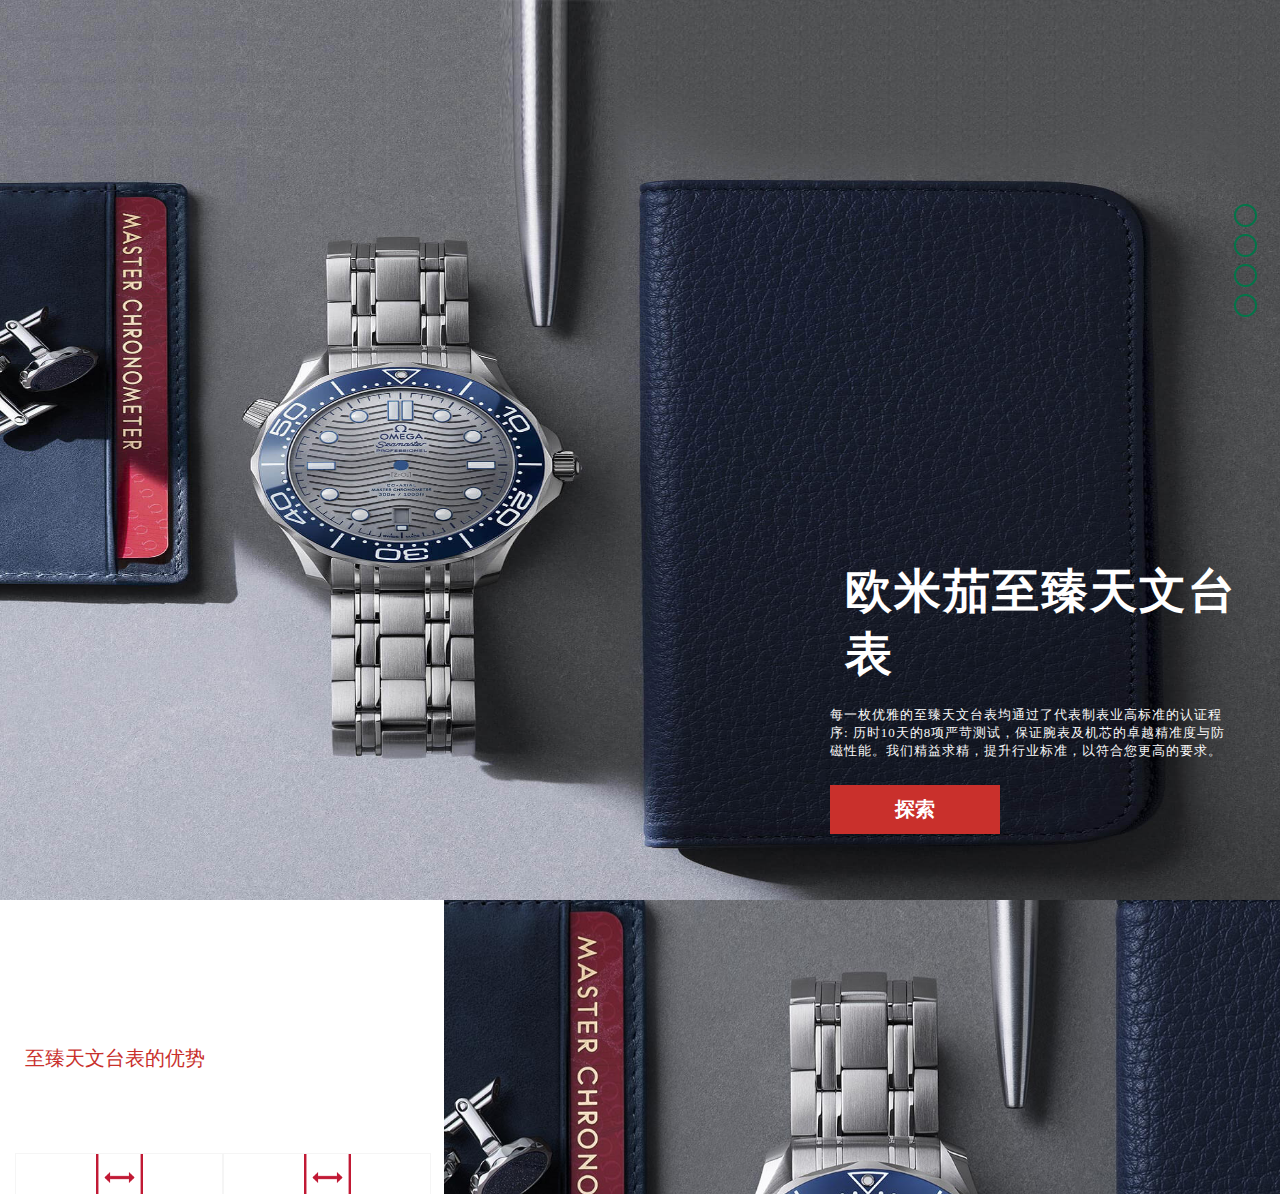
<file: 欧米茄第二页____/h5bp/index.html>
<!DOCTYPE html>

<!--[if gt IE 8]><!--> <html class="no-js"> <!--<![endif]-->
    <head>
        <meta charset="utf-8">
        <meta http-equiv="X-UA-Compatible" content="IE=edge,chrome=1">
        <title></title>
        <meta name="description" content="">
        <meta name="viewport" content="width=device-width">

        <!-- Place favicon.ico and apple-touch-icon.png in the root directory -->
		<!-- <script type="text/javascript" src="js/omjzhongjianlb.js" ></script> -->
        
        <link rel="stylesheet" type="text/css" href="css/bootstrap.css">
        <link rel="stylesheet" type="text/css" href="css/__main.css">
        <link href="css/css.css" rel="stylesheet" type="text/css" />
       <link rel="stylesheet" href="css/reset.css" />
       <link rel="stylesheet" href="css/css.css" />
      <link rel="stylesheet" href="css/js.css" />
      <link rel="stylesheet" type="text/css" href="css/oumijia__footer.css">
      <link rel="stylesheet" href="css/louchengtiaoyue.css" />
      <script type="text/javascript" src="js/jquery1.js" ></script>
        
        <script src="js/vendor/modernizr-2.6.2.min.js"></script>
        <script type="text/javascript" src="js/bootstrap/tests/vendor/jquery.min.js" ></script>
        <script type="text/javascript" src="js/scroll.js" ></script> 
        <script type="text/javascript" src="js/jquery-1.11.1.js"></script>
       <!--  <script type="text/javascript" src="js/mislider.min.js" ></script> -->
<script type="text/javascript" src="js/jquery.mousewheel.js" ></script>


		<script type="text/javascript">

    var speeda=50; //数字越大速度越慢
    var taba=document.getElementById("demoa");
    var tab1a=document.getElementById("demo1a");
    var tab2a=document.getElementById("demo2a");
    tab2a.innerHTML=tab1a.innerHTML; //克隆demo1为demo2
    function Marqueea(){
    if(tab2a.offsetHeight-taba.scrollTop<=0)//当滚动至demo1与demo2交界时
    taba.scrollTop-=tab1a.offsetHeight //demo跳到最顶端
    else{
    taba.scrollTop++
    }
    }
    var MyMara=setInterval(Marqueea,speeda);
    taba.onmouseover=function() {clearInterval(MyMara)};//鼠标移上时清除定时器达到滚动停止的目的
    taba.onmouseout=function() {MyMara=setInterval(Marqueea,speeda)};//鼠标移开时重设定时器

    </script>

    </head>
    <body>
       
        <main role="main">
<div class="container-fluid">
	<div class="row">
<div class="fixed_r">
  <ul>
    <li>&nbsp;</li>
    <li>&nbsp;</li>
    <li>&nbsp;</li>
    <li>&nbsp;</li>
  
  </ul>
</div>
<div class="num_box">
  <div class="num col-sm-12" id="num_0">
    <div class="screenone">
    	
    	
    	
    	
    	<div class="onetext col-sm-12">
    		<p class="onedabai">欧米茄至臻天文台表</p>
    		<p class="onexiaohei">每一枚优雅的至臻天文台表均通过了代表制表业高标准的认证程<br>
    			序: 历时10天的8项严苛测试，保证腕表及机芯的卓越精准度与防<br>
    			磁性能。我们精益求精，提升行业标准，以符合您更高的要求。</p>
    			<p class="onetansuo"><a href="#">探索</a></p>
    	</div>
    </div>
  </div>
  <div class="num col-sm-12" id="num_1">
    <div class="screentwo">
     	<div class="twoconqs col-sm-12">
     		
     		<p class="twosmqs" style="width:200px;height:80px;background:#fff;line-height:80px;">至臻天文台表的优势</p>
     		<ul class="twoulqs fl">
				 <li>
				 	<img src="img/twoxiaotubiao001.png" width="47" height="47">
				 	<div>更高精准度</div>
				 </li>
				 <li> <img src="img/twoxiaotubiao002.png" width="47" height="47">
				 	<div>减小维修保养</div>
				 </li>
				 	
				 	
				 
				
			 </ul>
			 <ul class="twoulqs fl">
				 <li>
				 	<img src="img/twoxiaotubiao001.png" width="47" height="47">
				 	<div>更高精准度</div>
				 </li>
				 <li> <img src="img/twoxiaotubiao002.png" width="47" height="47">
				 	<div>减小维修保养</div>
				 	</li>
				 	
				
			 </ul>
     	</div>
     	
  </div>
  </div>
  <div class="num col-sm-12" id="num_2">
    <div class="screenthree">
     		<div class="thcon">
     				<div class="redthon">
     						<h5>双重认证 :</h5>
     						<p>瑞士联邦计量研究院（METAS）核准的至臻天文<br>
     							台认证和瑞士官方天文台（COSC）认证</p>
     				</div>
     				<div class="blcthon">
     					拥有一枚至臻天文台表，您可以确信自己的腕表不止通<br>
     					过一项认证，而是通过了双重认证！要获得至臻天文台<br>
     					表的称号，您的时计必须接受瑞士联邦计量研究院<br>(METAS）设定的8项严苛测试，而其内部搭载的机芯<br>
     					则必须先通过瑞士官方天文台（COSC）认证。这是一<br>
     					种完全透明的测试流程。如果您想要了解自己的腕表在<br>瑞士联邦计量研究院（METAS）所设定的8项测试中的<br>
     					表现情况，您可以在线输入自己的证书编号查看准确的<br>结果。
     				</div>
     				<div class="tsthon">
     					<p>探索八项测试</p>
     					<dl class="fl">
     						<dt><img src="img/twoxiaotubiao002.png" width="50" height="50"></dt>
     						<dd><img src="img/twoxiaotubiao002.png" width="50" height="50"></dd>
     					</dl>
     					<dl class="fl">
     						<dt><img src="img/twoxiaotubiao002.png" width="50" height="50"></dt>
     						<dd><img src="img/twoxiaotubiao002.png" width="50" height="50"></dd>
     					</dl>
     					<dl class="fl">
     						<dt><img src="img/twoxiaotubiao002.png" width="50" height="50"></dt>
     						<dd><img src="img/twoxiaotubiao002.png" width="50" height="50"></dd>
     					</dl>
     					<dl class="fl">
     						<dt><img src="img/twoxiaotubiao002.png" width="50" height="50"></dt>
     						<dd><img src="img/twoxiaotubiao002.png" width="50" height="50"></dd>
     					</dl>
     				</div>
     		</div>
    </div>
  </div>
<div class="num col-sm-12" id="num_4">
			<div class="screenfive">
				

                <footer role="contentinfo">
                <!--底部搜索部分-->
                <div class="container">
                    <div class="row">
                        <div class="col-md-12 col-sm-12 fosou">
                            <div class="fosoutop">
                                <h3>欧米茄通讯</h3>
                                <p>订阅我们的通讯</p>
                            </div>
                            <div class="fosoucon">
                                <input id="inptext" type="text" placeholder="输入你的邮箱" />
                                <input type="submit" value="提交" id="inpsubmit" />
                            </div>
                        </div>
                    </div>
                </div>
            <!--底部搜索部分结束-->
           <div class="container-fluid qsdibu">
                <div class="row">
            <div class="col-md-3 qsdibucon">
                <h3>产品系列</h3>
                <ul>
                    <li>尊霸腕表</li>
                    <li>星座系列</li>
                    <li>海马300</li>
                    <li>深海之黑</li>
                    <li>海洋宇宙600米腕表</li>
                    <li>海马系列AQUA TERRA 150米腕表</li>
                    <li>300米潜水表</li>
                    <li>月球表</li>
                    <li>月之暗面</li>
                    <li>皓月之灰</li>
                    <li>首枚欧米茄太空表</li>
                    <li>超霸'57腕表</li>
                    <li>超霸系列X‑33“帆船赛”腕表</li>
                    <li>LADYMATIC腕表</li>
                    <li>HOUR VISION腕表</li>
                    <li>碟飞名典腕表</li>
                    <li>碟飞典雅系列腕表</li>
                    <li>陀飞轮腕表</li>
                </ul>
                
                 <h3>专卖店位置</h3>
                <ul>
                    <li> 寻找专卖店</li>
                    <li>我的位置</li>
                    
                    
                </ul>
            </div>
           
            <div class="col-md-3 qsdibucon">
                <h3>至臻天文台表</h3>
                <ul>
                    <li> 前所未有的检测认证</li>
                    <li>查看我的测试结果</li>
                    <li>认证卡片扫描IPHONE应用程序</li>
                    
                </ul>
              
                 <h3>欧米茄世界</h3>
                <ul>
                    <li>   奥运会</li>
                    <li>运动项目</li>
                    <li>制表工艺</li>
                    <li>新闻资讯与品牌故事</li>
                    <li>奥比斯组织</li>
                    <li>我们的地球</li>
                    <li>阳光动力计划</li>
                    <li>海洋情缘</li>
                    <li>詹姆斯·邦德</li>
                    <li>欧米茄银幕传奇</li>
                    <li>向超霸腕表致敬</li>
                    <li>欧米茄博物馆</li>
                    <li>古董表</li>
                    <li>责任珠宝业委员会
</li>
                    
                </ul>
            </div>
            
            <div class="col-md-3 qsdibucon">
                <h3>客户服务</h3>
                <ul>
                    <li>保养您的欧米茄腕表</li>
                    <li>欧米茄腕表的保养维修</li>
                    <li>检修与价格</li>
                    <li>寻找维修中心</li>
                    <li>订阅档案摘录</li>
                    <li>订阅产品目录</li>
                    <li>客户资讯系统（CIS）</li>
                </ul>
            </div>
            
             <div class="col-md-3 qsdibucon">
                <h3>更多</h3>
                <ul>
                    <li>欧米茄通讯</li>
                </ul>
                <div class="folxwm">联系我们</div>
               
            </div>
         <div id="fologo" class="col-sm-12 col-md-3"><img src="img/fologo.png" width="297" height="37"></div>
        </div>
    </div>       
            
</footer>
      








</div>
</div>
   
  
</div>
<input type="hidden" value="0" class="ddw"/>
<input type="hidden" value="0" class="ddw2"/>
</div>
 </div>
 </div>

			</main>
<script type="text/javascript">
       window.addEventListener('load', function() {
         window.addEventListener('resize', function() {
//          搜索框部分
            var winWidth = window.innerWidth;
            console.log(winWidth);
            if(winWidth<768){
            $("body").parent().css("overflow-x","hidden");
            $(".qsdibucon").css({"display":"none"});
            $("#").css({"display":"block","text-align":"center"});
            $("#inptext").css({
            "width":"195px",
            "height":"35px",
            "line-height":"35px",
            "font-size":"12px"
            });
            $("#inpsubmit").css({
            "width":"92px",
            "height":"35px",
            "line-height":"35px",
            "font-size":"12px"
            });
//          头部菜单
           
             }
            //搜索框部分结束

        
                

    }) //import---1--
})//import---2--
        


</script>
			
			
			
        <script src="js/plugins.js"></script>
        <script src="js/main.js"></script>
<script type="text/javascript">
$(document).ready(function() {
	  var blw=$("#myscrollbox li").width();
	  //获取单个子元素所需宽度
	  var liArr = $("#myscrollbox ul").children("li");
	  //获取子元素数量
	  var mysw = $("#myscroll").width();
	  //获取子元素所在区域宽度
	  var mus = parseInt(mysw/blw);
	  //计算出需要显示的子元素的数量
	  var length = liArr.length-mus;
	  //计算子元素可移动次数（被隐藏的子元素数量）
	  var i=0
	  $("#right").click(function(){
		  i++
		  //点击i加1
		  if(i<length){
		      $("#myscrollbox").css("left",-(blw*i));
			  //子元素集合向左移动，距离为子元素的宽度乘以i。
		  }else{
			  i=length;
			  $("#myscrollbox").css("left",-(blw*length));
			  //超出可移动范围后点击不再移动。最后几个隐藏的元素显示时i数值固定位已经移走的子元素数量。
	      }
      });
	  $("#left").click(function(){
		  i--
		  //点击i减1
		  if(i>=0){
		     $("#myscrollbox").css("left",-(blw*i));
			 //子元素集合向右移动，距离为子元素的宽度乘以i。
		  }else{
			 i=0;
			 $("#myscrollbox").css("left",0);
			 //超出可移动范围后点击不再移动。最前几个子元素被显示时i为0。
	      }
      });
});
</script>
    </body>
</html>
</file>
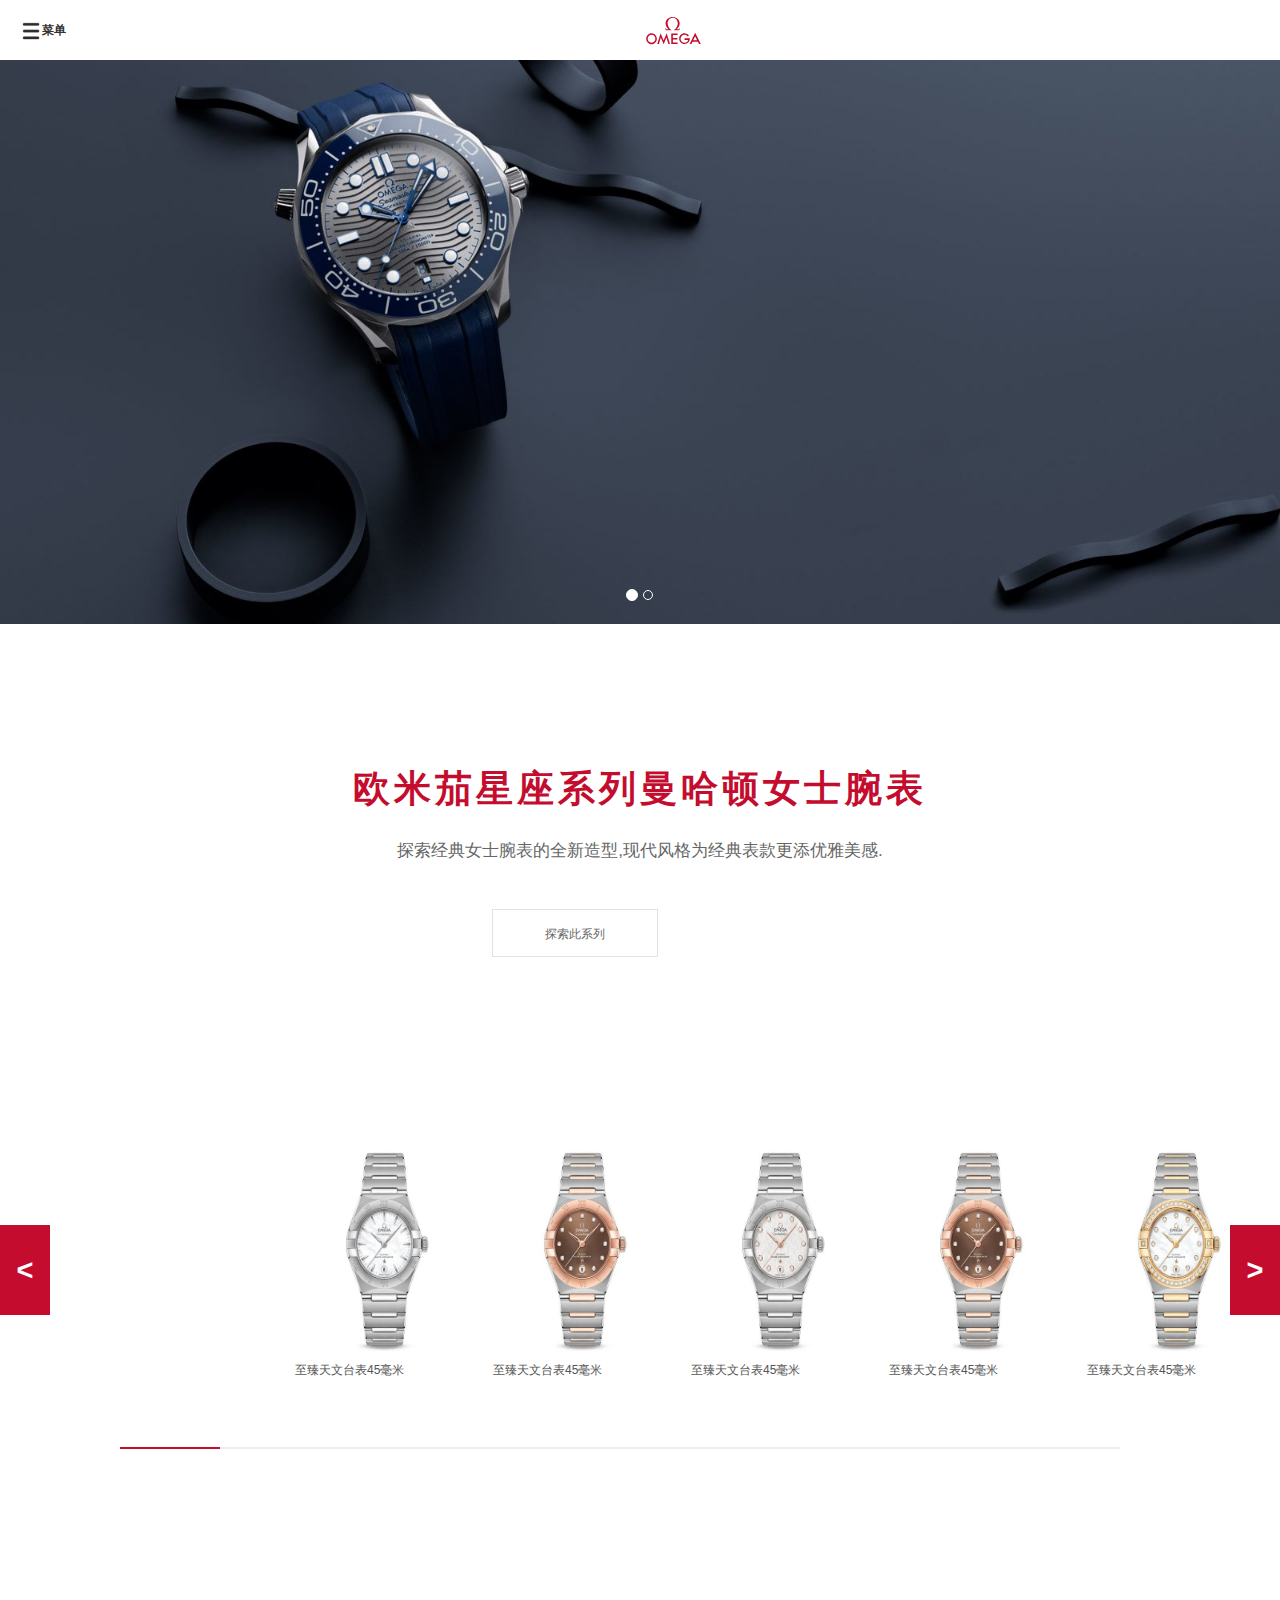
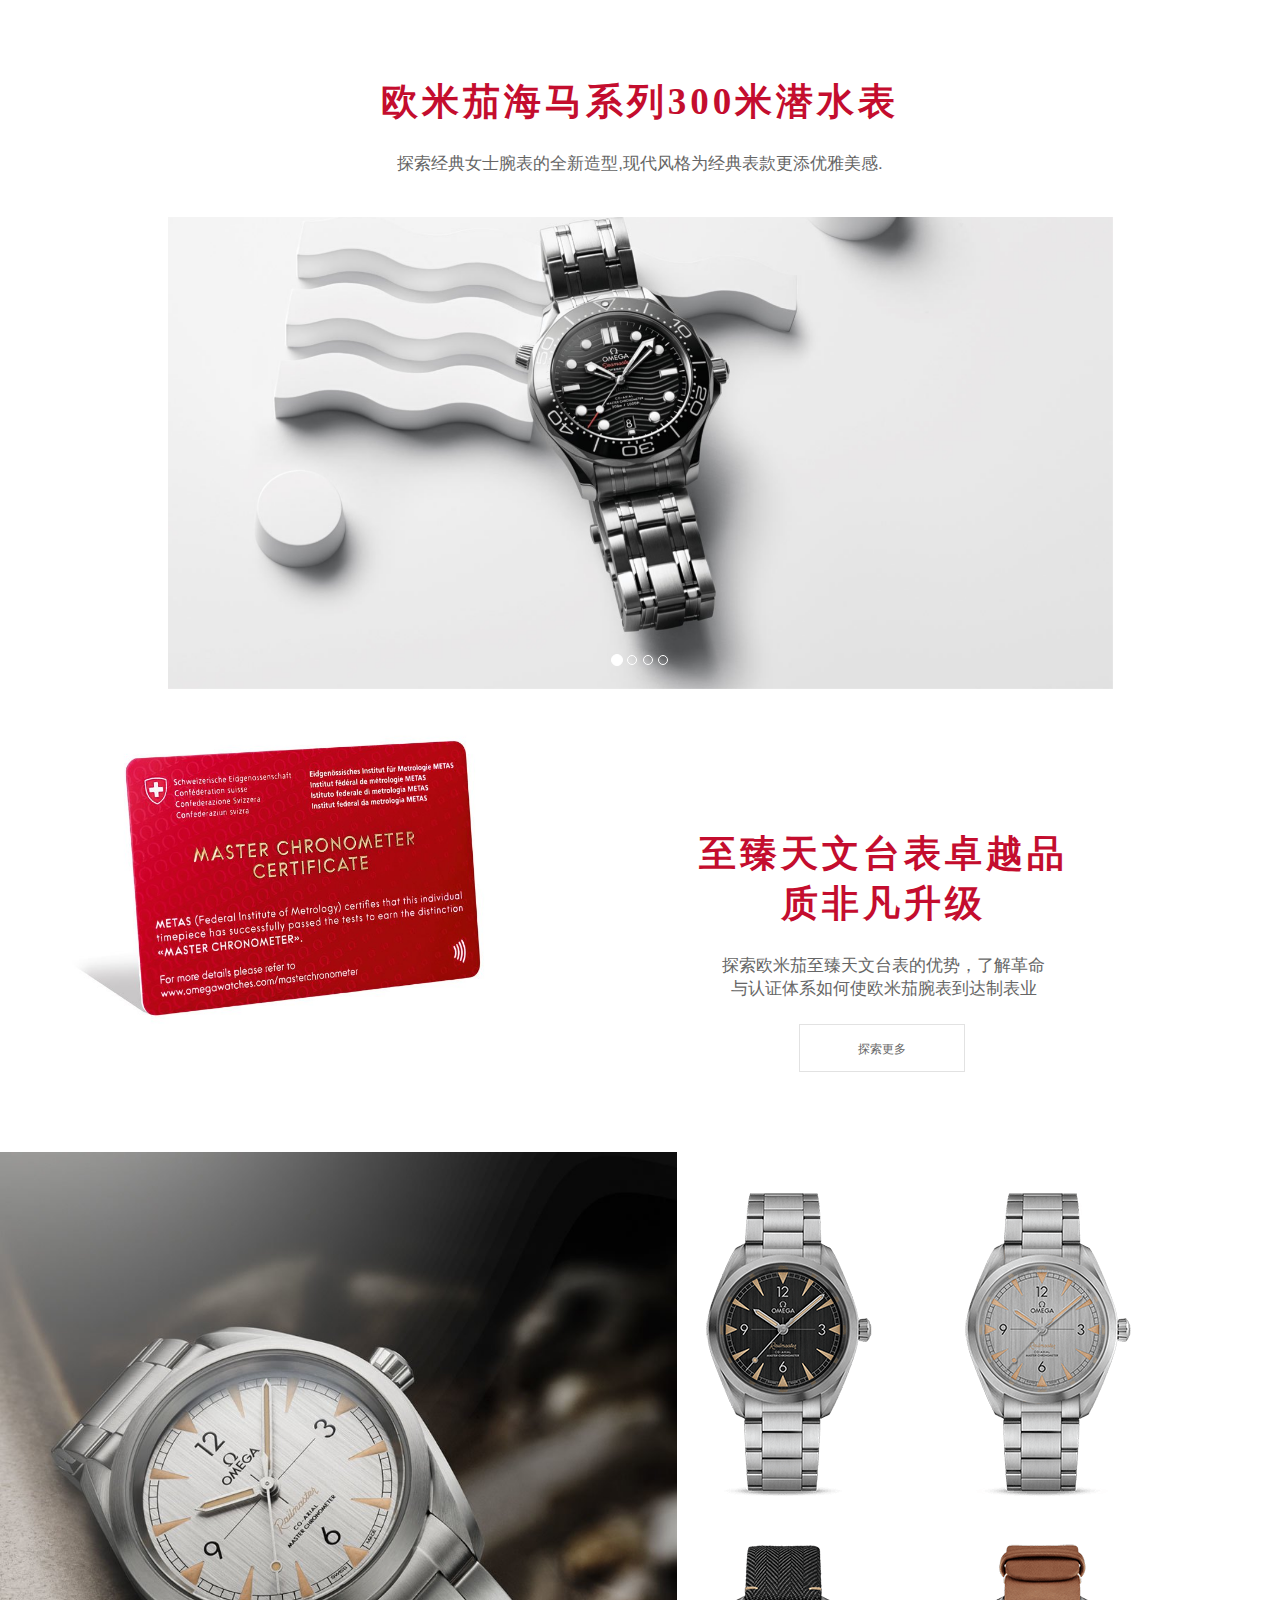
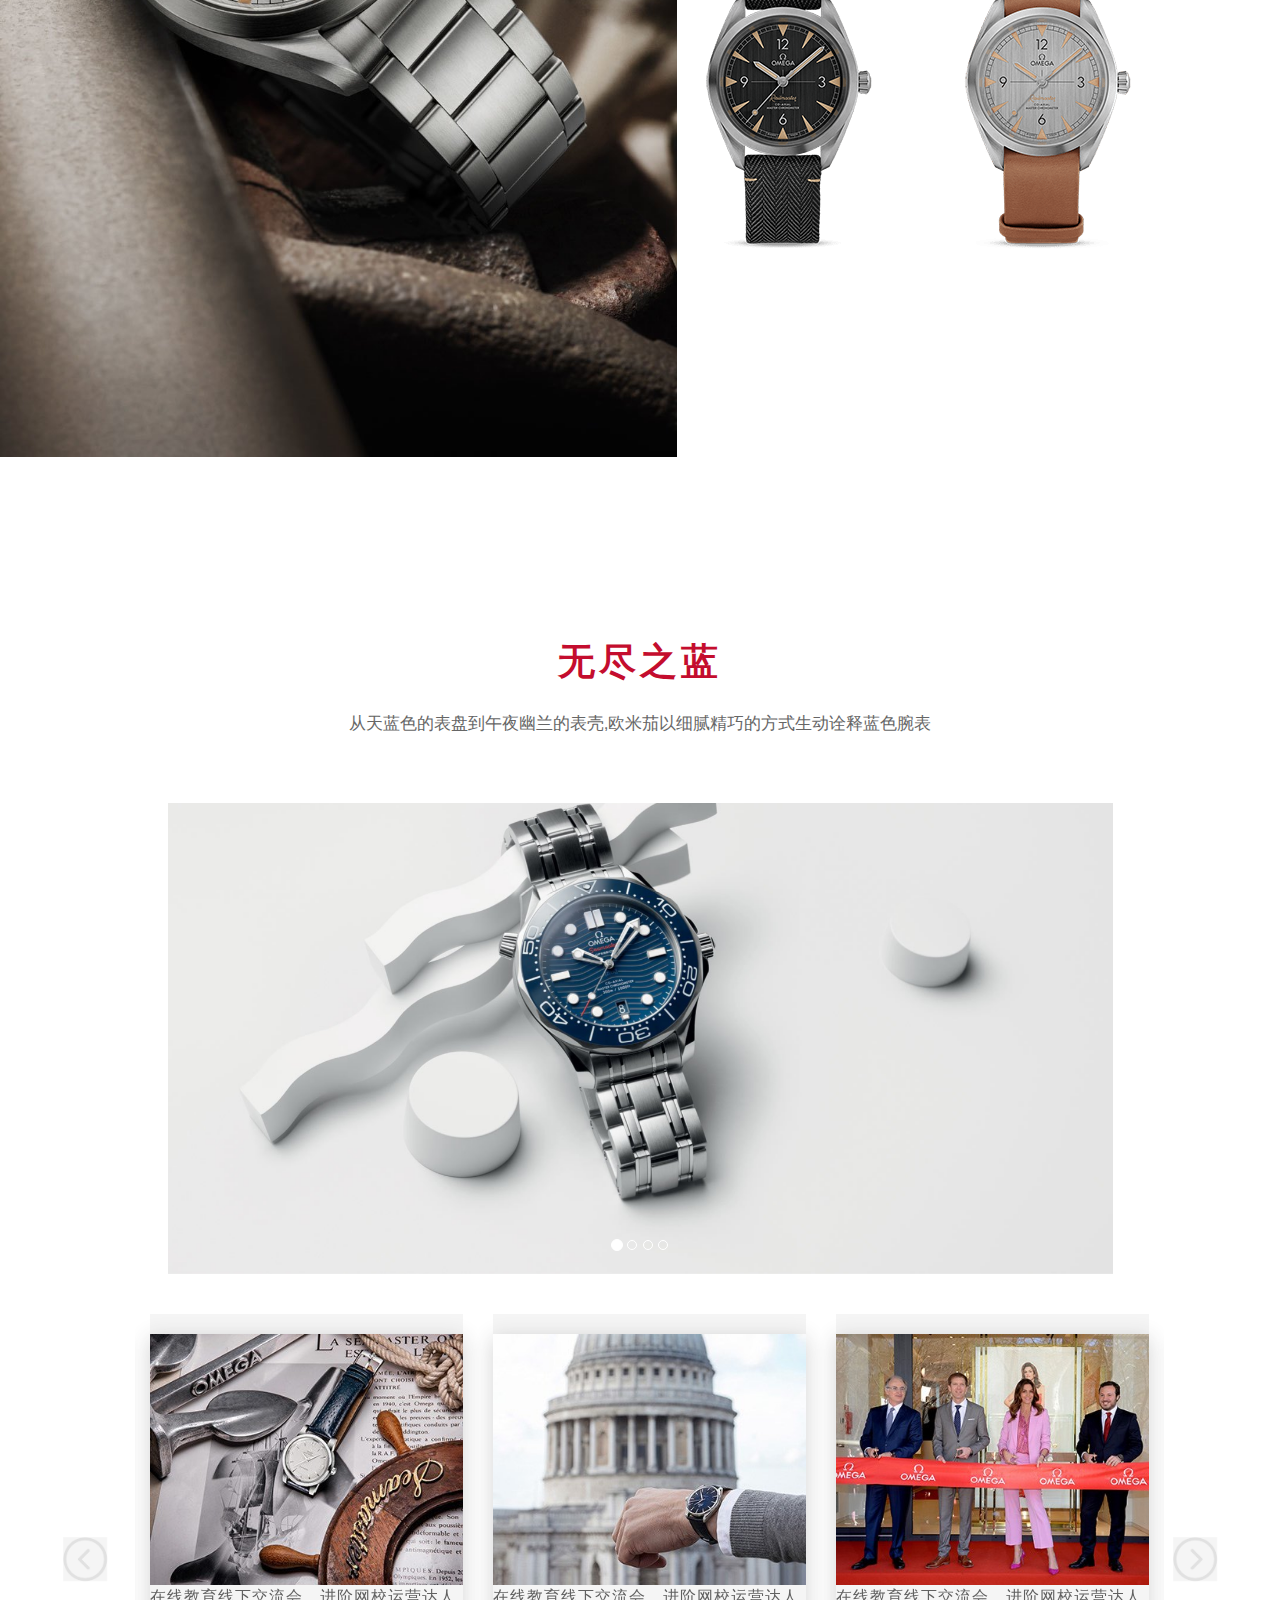
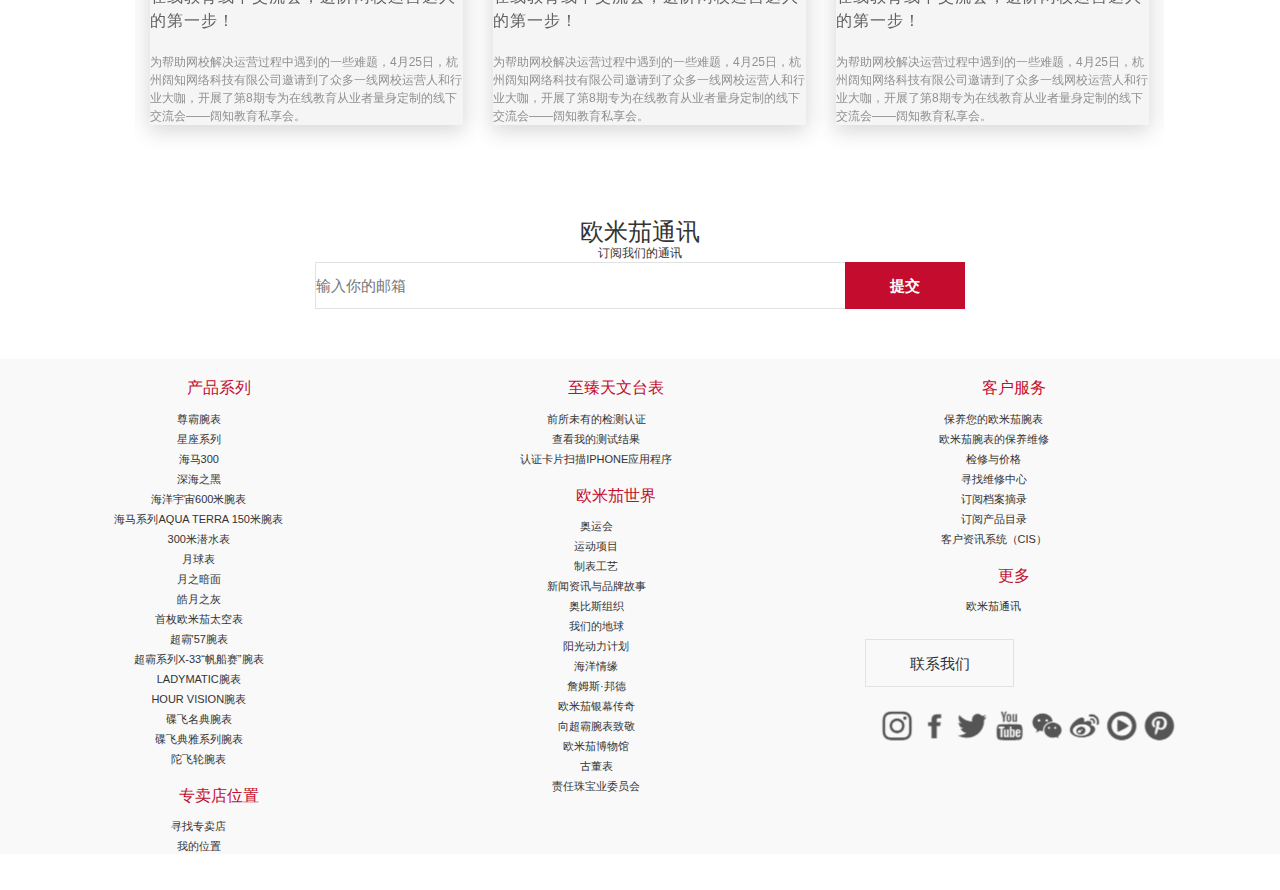
<file: ______欧米茄/h5bp/h5bp/index.html>
<!DOCTYPE html>
<!--[if lt IE 7]>      <html class="no-js lt-ie9 lt-ie8 lt-ie7"> <![endif]-->
<!--[if IE 7]>         <html class="no-js lt-ie9 lt-ie8"> <![endif]-->
<!--[if IE 8]>         <html class="no-js lt-ie9"> <![endif]-->
<!--[if gt IE 8]><!--> <html class="no-js"> <!--<![endif]-->
    <head>
        <meta charset="utf-8">
        <meta http-equiv="X-UA-Compatible" content="IE=edge,chrome=1">
        <title>欧米茄首页</title>
        <meta name="description" content="">
        <meta name="viewport" content="width=device-width">

        <!-- Place favicon.ico and apple-touch-icon.png in the root directory -->

        <!-- <link rel="stylesheet" href="css/normalize.css"> -->
        <link rel="stylesheet" href="css/dohangtaio.css"/>
        <link rel="stylesheet" href="css/oumijia__footer.css"/>
        <link rel="stylesheet" href="css/__main.css">
        <link rel="stylesheet" href="css/style - er.css"/>
        <link rel="stylesheet" href="css/style.css"/>
        <link rel="stylesheet" href="css/reset.css" />
        <!-- <link rel="stylesheet" href="css/mislider.css"/> -->
        <link rel="stylesheet" href="css/omjheader.css"/>
       <!--  <link rel="stylesheet" href="css/mislider-skin-cameo.css"/> -->
    <!--  <script type="text/javascript" src="js/mislider.js" ></script>
        <script type="text/javascript" src="js/mislider.min.js" ></script> -->
        <script type="text/javascript" src="js/omjheader.js" ></script>
        <!-- <script type="text/javascript">
        $(document).ready(function($){
        	var slider = $('.mis-stage').miSlider({
		stageHeight: 380,
		slidesOnStage: false,
		slidePosition: 'center',
		slideStart: 'mid',
		slideScaling: 150,
		offsetV: -5,
		centerV: true,
		navButtonsOpacity: 1
	});
        })

</script> -->
        <script src="js/vendor/modernizr-2.6.2.min.js"></script>
        <script type="text/javascript" src="js/vendor/jquery-1.11.1.js"></script>
        <script type="text/javascript" src="js/script.js" ></script>
        <script type="text/javascript" src="js/jquery.min.js" ></script>
        <script type="text/javascript" src="js/jquery.SuperSlide.2.1.1.js"></script>
    </head>
    <body>
    	
 
        <script type="text/javascript">
//      实时监听屏幕宽度
        window.addEventListener('load', function() {
       window.addEventListener('resize', function() {
//      搜索框部分
        var winWidth = window.innerWidth;
      console.log(winWidth);
          if(winWidth<768){
            $("body").parent().css("overflow-x","hidden");
        $(".qsdibucon").css({"display":"none"});
        $("#").css({"display":"block","text-align":"center"});
          $("#inptext").css({
          "width":"195px",
          "height":"35px",
          "line-height":"35px",
          "font-size":"12px"
          });
          $("#inpsubmit").css({
          "width":"92px",
          "height":"35px",
          "line-height":"35px",
          "font-size":"12px"
          });
//        头部菜单
          $(".caidantext").hide();
          $("#omjdjsj02").show();
          $(".dpcaidan").hide();
         }else{
          $(".caidantext").show();
          $("#omjdjsj02").hide();
          $(".caisecond").hide();
          $(".omjcha").hide();
         }
          //搜索框部分结束

    
        

    }) //import---1--
})//import---2--
        
        
        
      

        </script>
      
      
 <script type="text/javascript">
$(document).ready(function(){
  $("#omjdjsj").click(function(){
    $(".dpcaidan").show();
    $("body").parent().css("overflow-y","hidden");
  });
  $(".omjguanbi").click(function(){
    $(".dpcaidan").hide();
    $(".omjsecond").hide();
    
    $("body").parent().css("overflow-y","auto");
  });
  $(".dpcp001").click(function(){
    $(".omjsecond").show();
    
  });
  $("#omjdjsj02").click(function(){
    $(this).hide();
    $(".omjcha").show();
    $(".caisecond").show();
    $("body").parent().css("overflow-y","hidden");
    $("body").parent().css("overflow-x","hidden");
  });
  $(".omjcha").click(function(){
    $(this).hide();
    $("#omjdjsj02").show();
    $(".caisecond").hide();
    $("body").parent().css("overflow-y","auto");
  })
  
 })

  
 </script>
<header role="banner" class="omjheader">
      <!--大屏排版-->
      <div class="omjheacon">
        <div class="omjcaidan01">
          <span class="caidantext"><img src="img/headcaidan001.png" width="22" height="22" id="omjdjsj">菜单 </span>
          <img src="img/headcaidan002.png" width="22" height="22" id="omjdjsj02">
          <span class="omjcha">×</span>
          <div class="dpcaidan">
            <!--点击关闭部分-->
            <div class="omjguanbi">
              × &nbsp; 关闭
            </div>
              <ul class="dpcaidancon">
                <li class="dpcp001">
                    <div class="dpcdpic">
                      <img src="img/omjtoucaidan.gif" width="30" height="30">
                    </div>
                    <h3>产品系列</h3>
                    <!--第二个菜单-->
                    <div class="omjsecond">
                      <h4>腕表</h4>
                      <ol>
                        <li><img src="img/omjwanbiao01.png" width="80" height="45"></li>
                        <li><img src="img/omjwanbiao01.png" width="80" height="45"></li>
                        <li><img src="img/omjwanbiao01.png" width="80" height="45"></li>
                        <li><img src="img/omjwanbiao01.png" width="80" height="45"></li>
                        <li class="omjtebie">特别系列</li>
                        <li class="omjsousuo">腕表搜索</li>
                        <li class="omjbeiyue">NATO 北约军用表带</li>
                        <li class="omjbeiyue">欧米茄华贵珠宝系列</li>
                      </ol>
                    </div>
                </li>
              
               <li>
                    <div class="dpcdpic">
                      <img src="img/omjtoucaidan.gif" width="30" height="30">
                    </div>
                    <h3>欧米茄世界</h3>
                </li>
               <li>
                    <div class="dpcdpic">
                      <img src="img/omjtoucaidan.gif" width="30" height="30">
                    </div>
                    <h3>新闻资讯与品牌故事</h3>
                </li>
                 <li>
                    <div class="dpcdpic">
                      <img src="img/omjtoucaidan.gif" width="30" height="30">
                    </div>
                    <h3>旗舰店查询</h3>
                </li>
                 <li>
                    <div class="dpcdpic">
                      <img src="img/omjtoucaidan.gif" width="30" height="30">
                    </div>
                    <h3>客户服务</h3>
                </li>
              </ul>
          </div>
          
          <div class="caisecond">
            <ul>
              <li>MY OMEGA</li>
              <li>产品系列</li>
              <li>欧米茄世界</li>
              <li>新闻资讯与品牌故事</li>
              <li>旗舰店查询</li>
              <li>客户服务</li>
              <li>语言</li>
            </ul>
          </div>
        </div>
        
        
        <div class="omjlogo">
          <img src="img/logo.svg" width="55" height="55">
        </div>
        
        
        
        
      </div>
    
</header>













<!--头部结束-->
<main role="main">
 <div id="carousel-example-generic" class="carousel slide" data-ride="carousel">
  <!-- Indicators -->
  <ol class="carousel-indicators">
    <li data-target="#carousel-example-generic" data-slide-to="0" class="active"></li>
    <li data-target="#carousel-example-generic" data-slide-to="1"></li>
  
  </ol>

  <!-- Wrapper for slides -->
  <div class="carousel-inner" role="listbox">
    <div class="item active">
      <img src="img/dalun001 (1).jpg" >
    </div>
    <div class="item">
      <img src="img/dalun001 (2).jpg" >
    </div>

  </div>

</div>
<div class="page_contents container-fluid secondxz">
    <div class="row">
        <div class="col-sm-12 redxz">
           欧米茄星座系列曼哈顿女士腕表
        </div>
        <div class="col-sm-12 redxz01">
           探索经典女士腕表的全新造型,现代风格为经典表款更添优雅美感.
        </div>
        <div class="col-sm-12 redxz02">
          <a href="#">探索此系列</a>
        </div>
    </div>
</div>


<script type="text/javascript" src="js/omjdisablunomj.js"></script>





	
	
<div class="page_contents container secondxz">
    <div class="row">
        <div class="col-sm-12 redxz">
           欧米茄海马系列300米潜水表
        </div>
        <div class="col-sm-12 redxz01">
           探索经典女士腕表的全新造型,现代风格为经典表款更添优雅美感.
        </div>
        <!--<div class="col-sm-12 redxz02">
          <a href="#">探索此系列
        </div>-->
    </div>
</div>

<div class="container shanxianlb">
	<div class="row">
		<div class="col-sm-1"></div>
		<div class="col-sm-10">
			<div id="carousel-example-generic" class="carousel slide" data-ride="carousel">
               <ol class="carousel-indicators">
                   <li data-target="#carousel-example-generic" data-slide-to="0" class="active"></li>
                   <li data-target="#carousel-example-generic" data-slide-to="1"></li>
                   <li data-target="#carousel-example-generic" data-slide-to="2"></li>
                   <li data-target="#carousel-example-generic" data-slide-to="3"></li>
               </ol>
               <div class="carousel-inner" role="listbox">
                   <div class="item active">
                       <img src="img/shanxianlb01 (1).jpg" />
                   </div>
                   <div class="item">
                     
                         <img src="img/shanxianlb01 (2).jpg">
                        
                   </div>
                    <div class="item">
                       <img src="img/shanxianlb01 (3).jpg">
                   </div>
                    <div class="item">
                       <img src="img/shanxianlb01 (4).jpg">
                   </div>
               </div>
              
           </div>
		</div>
	</div>
</div>


<!-- <script type="text/javascript" src="js/omjdisablunomj.js"></script> -->

<div class="page_contents container ">
    <div class="row">
    	<div class="col-sm-5">
    		<img src="img/hongpai.jpg" width="450">
    	</div>
        <div class="col-sm-7 redxz">
         至臻天文台表卓越品<br>质非凡升级
        </div>
        <div class="col-sm-7 redxz01">
           探索欧米茄至臻天文台表的优势，了解革命<br>与认证体系如何使欧米茄腕表到达制表业
        </div>
        <div class="col-sm-7 redxz02">
          <a href="#">探索更多
        </div>
    </div>
</div>

<div class="container-fluid zuidatu">
	<div class="row">
	<div class="col-sm-12 col-md-6">
		<img src="img/zuidatu.jpg" width="677" height="905" />
	</div>
	<div class="col-sm-12 col-md-6">
		<img src="img/zuida01 (1).png" />
		<img src="img/zuida01 (2).png" />
		
	</div>
	<div class="col-sm-12 col-md-6">
		<img src="img/zuida01 (3).png" />
		<img src="img/zuida01 (4).png" />
	</div>
	</div>
</div>


<div class="page_contents container">
    <div class="row">
        <div class="col-sm-12 redxz">
           无尽之蓝
        </div>
        <div class="col-sm-12 redxz01">
          从天蓝色的表盘到午夜幽兰的表壳,欧米茄以细腻精巧的方式生动诠释蓝色腕表
        </div>
        <div class="col-sm-12 redxz02">
          <!--<a href="#">欧米茄蓝色表款</a>-->
        </div>
    </div>
</div>


<div class="container">
	<div class="row">
		<div class="col-sm-1"></div>
		<div class="col-sm-10">
			 <div id="carousel-example-generic" class="carousel slide" data-ride="carousel">
  <!-- Indicators -->
  <ol class="carousel-indicators">
    <li data-target="#carousel-example-generic" data-slide-to="0" class="active"></li>
    <li data-target="#carousel-example-generic" data-slide-to="1"></li>
    <li data-target="#carousel-example-generic" data-slide-to="2"></li>
    <li data-target="#carousel-example-generic" data-slide-to="3"></li>
  </ol>

  <!-- Wrapper for slides -->
  <div class="carousel-inner" role="listbox">
    <div class="item active">
      <img src="img/shanxianlb01 (2).jpg" >
    </div>
    <div class="item">
      <img src="img/shanxianlb01 (1).jpg" >
    </div>
    <div class="item">
      <img src="img/shanxianlb01 (4).jpg" >
    </div>
    <div class="item">
      <img src="img/shanxianlb01 (3).jpg">
    </div>
  </div>

  <!-- Controls -->
  <!--<a class="left carousel-control" href="#carousel-example-generic" role="button" data-slide="prev">
    <span class="glyphicon glyphicon-chevron-left" aria-hidden="true"></span>
  </a>
  <a class="right carousel-control" href="#carousel-example-generic" role="button" data-slide="next">
    <span class="glyphicon glyphicon-chevron-right" aria-hidden="true"></span>
  </a>-->
</div>
		</div>
	</div>
</div>

<div class="container">
	<div class="row">
		<div class="col-sm-12">
			 <div class="slide-content">
           
            <div class="slide-item">
                <div class="slide-item-box">
                    <div class="hd">
                        <a href="javascript:;" class="prev prev-bg"></a>
                        <a href="javascript:;" class="next next-bg"></a>
                    </div>
                    <div class="bd slide-item-body">
                        <ul class="clearfix" style="overflow:visible">
                            <li>
                                <a href="#">
                                    <div class="new-img">
                                        <img src="img/story-01 (1).jpg" alt="">
                                    </div>
                                    <div class="new-body">
                                        <p class="new-body-title">在线教育线下交流会，进阶网校运营达人的第一步！</p>
                                        <p class="new-body-text">为帮助网校解决运营过程中遇到的一些难题，4月25日，杭州阔知网络科技有限公司邀请到了众多一线网校运营人和行业大咖，开展了第8期专为在线教育从业者量身定制的线下交流会——阔知教育私享会。</p>
                                    </div>
                                </a>
                            </li>
                            <li>
                                <a href="#">
                                    <div class="new-img">
                                        <img src="img/story-01 (2).jpg" alt="">
                                    </div>
                                    <div class="new-body">
                                        <p class="new-body-title">在线教育线下交流会，进阶网校运营达人的第一步！</p>
                                        <p class="new-body-text">为帮助网校解决运营过程中遇到的一些难题，4月25日，杭州阔知网络科技有限公司邀请到了众多一线网校运营人和行业大咖，开展了第8期专为在线教育从业者量身定制的线下交流会——阔知教育私享会。</p>
                                    </div>
                                </a>
                            </li>
                            <li>
                                <a href="#">
                                    <div class="new-img">
                                        <img src="img/story-01 (3).jpg" alt="">
                                    </div>
                                    <div class="new-body">
                                        <p class="new-body-title">在线教育线下交流会，进阶网校运营达人的第一步！</p>
                                        <p class="new-body-text">为帮助网校解决运营过程中遇到的一些难题，4月25日，杭州阔知网络科技有限公司邀请到了众多一线网校运营人和行业大咖，开展了第8期专为在线教育从业者量身定制的线下交流会——阔知教育私享会。</p>
                                    </div>
                                </a>
                            </li>
                            <li>
                                <a href="#">
                                    <div class="new-img">
                                        <img src="img/jingbiao01.jpg" alt="">
                                    </div>
                                    <div class="new-body">
                                        <p class="new-body-title">在线教育线下交流会，进阶网校运营达人的第一步！</p>
                                        <p class="new-body-text">为帮助网校解决运营过程中遇到的一些难题，4月25日，杭州阔知网络科技有限公司邀请到了众多一线网校运营人和行业大咖，开展了第8期专为在线教育从业者量身定制的线下交流会——阔知教育私享会。</p>
                                    </div>
                                </a>
                            </li>
                            <li>
                                <a href="#">
                                    <div class="new-img">
                                        <img src="img/story-01 (2).jpg" alt="">
                                    </div>
                                    <div class="new-body">
                                        <p class="new-body-title">在线教育线下交流会，进阶网校运营达人的第一步！</p>
                                        <p class="new-body-text">为帮助网校解决运营过程中遇到的一些难题，4月25日，杭州阔知网络科技有限公司邀请到了众多一线网校运营人和行业大咖，开展了第8期专为在线教育从业者量身定制的线下交流会——阔知教育私享会。</p>
                                    </div>
                                </a>
                            </li>
                            <li>
                                <a href="#">
                                    <div class="new-img">
                                        <img src="img/story-01 (3).jpg" alt="">
                                    </div>
                                    <div class="new-body">
                                        <p class="new-body-title">在线教育线下交流会，进阶网校运营达人的第一步！</p>
                                        <p class="new-body-text">为帮助网校解决运营过程中遇到的一些难题，4月25日，杭州阔知网络科技有限公司邀请到了众多一线网校运营人和行业大咖，开展了第8期专为在线教育从业者量身定制的线下交流会——阔知教育私享会。</p>
                                    </div>
                                </a>
                            </li>
                        </ul>
                    </div>
                </div>
            </div>
           
        </div>

        <script type="text/javascript">
            jQuery(".slide-item-box").slide({
                titCell: ".hd ul",
                mainCell: ".bd ul",
                autoPage: true,
                effect: "leftLoop",
                autoPlay: false,
                scroll: 3,
                vis: 3,
                delayTime: 700,
                trigger: "click"
            })
        </script>
		</div>
	</div>
</div>



</main>


















<footer role="contentinfo">
            	<!--底部搜索部分-->
        		<div class="container">
        			<div class="row">
        				<div class="col-md-12 col-sm-12 fosou">
        					<div class="fosoutop">
        						<h3>欧米茄通讯</h3>
        						<p>订阅我们的通讯</p>
        					</div>
        					<div class="fosoucon">
        						<input id="inptext" type="text" placeholder="输入你的邮箱" />
        						<input type="submit" value="提交" id="inpsubmit" />
        					</div>
        				</div>
        			</div>
        		</div>
            <!--底部搜索部分结束-->
           <div class="container-fluid qsdibu">
           		<div class="row">
           	<div class="col-md-3 qsdibucon">
                <h3>产品系列</h3>
                <ul>
                    <li>尊霸腕表</li>
                    <li>星座系列</li>
                    <li>海马300</li>
                    <li>深海之黑</li>
                    <li>海洋宇宙600米腕表</li>
                    <li>海马系列AQUA TERRA 150米腕表</li>
                    <li>300米潜水表</li>
                    <li>月球表</li>
                    <li>月之暗面</li>
                    <li>皓月之灰</li>
                    <li>首枚欧米茄太空表</li>
                    <li>超霸'57腕表</li>
                    <li>超霸系列X‑33“帆船赛”腕表</li>
                    <li>LADYMATIC腕表</li>
                    <li>HOUR VISION腕表</li>
                    <li>碟飞名典腕表</li>
                    <li>碟飞典雅系列腕表</li>
                    <li>陀飞轮腕表</li>
                </ul>
                
                 <h3>专卖店位置</h3>
                <ul>
                    <li> 寻找专卖店</li>
                    <li>我的位置</li>
                    
                    
                </ul>
            </div>
           
            <div class="col-md-3 qsdibucon">
                <h3>至臻天文台表</h3>
                <ul>
                    <li> 前所未有的检测认证</li>
                    <li>查看我的测试结果</li>
                    <li>认证卡片扫描IPHONE应用程序</li>
                    
                </ul>
              
                 <h3>欧米茄世界</h3>
                <ul>
                    <li>   奥运会</li>
                    <li>运动项目</li>
                    <li>制表工艺</li>
                    <li>新闻资讯与品牌故事</li>
                    <li>奥比斯组织</li>
                    <li>我们的地球</li>
                    <li>阳光动力计划</li>
                    <li>海洋情缘</li>
                    <li>詹姆斯·邦德</li>
                    <li>欧米茄银幕传奇</li>
                    <li>向超霸腕表致敬</li>
                    <li>欧米茄博物馆</li>
                    <li>古董表</li>
                    <li>责任珠宝业委员会
</li>
                    
                </ul>
            </div>
            
            <div class="col-md-3 qsdibucon">
                <h3>客户服务</h3>
                <ul>
                    <li>保养您的欧米茄腕表</li>
                    <li>欧米茄腕表的保养维修</li>
                    <li>检修与价格</li>
                    <li>寻找维修中心</li>
                    <li>订阅档案摘录</li>
                    <li>订阅产品目录</li>
                    <li>客户资讯系统（CIS）</li>
                </ul>
            </div>
            
             <div class="col-md-3 qsdibucon">
                <h3>更多</h3>
                <ul>
                    <li>欧米茄通讯</li>
                </ul>
                <div class="folxwm">联系我们</div>
               
            </div>
         <div id="fologo" class="col-sm-12 col-md-3"><img src="img/fologo.png" width="297" height="37"></div>
        </div>
    </div>      
           	
</footer>
      
      
       <script src="js/plugins.js"></script>
      <script src="js/main.js"></script>

       
     
    </body>
</html>
</file>
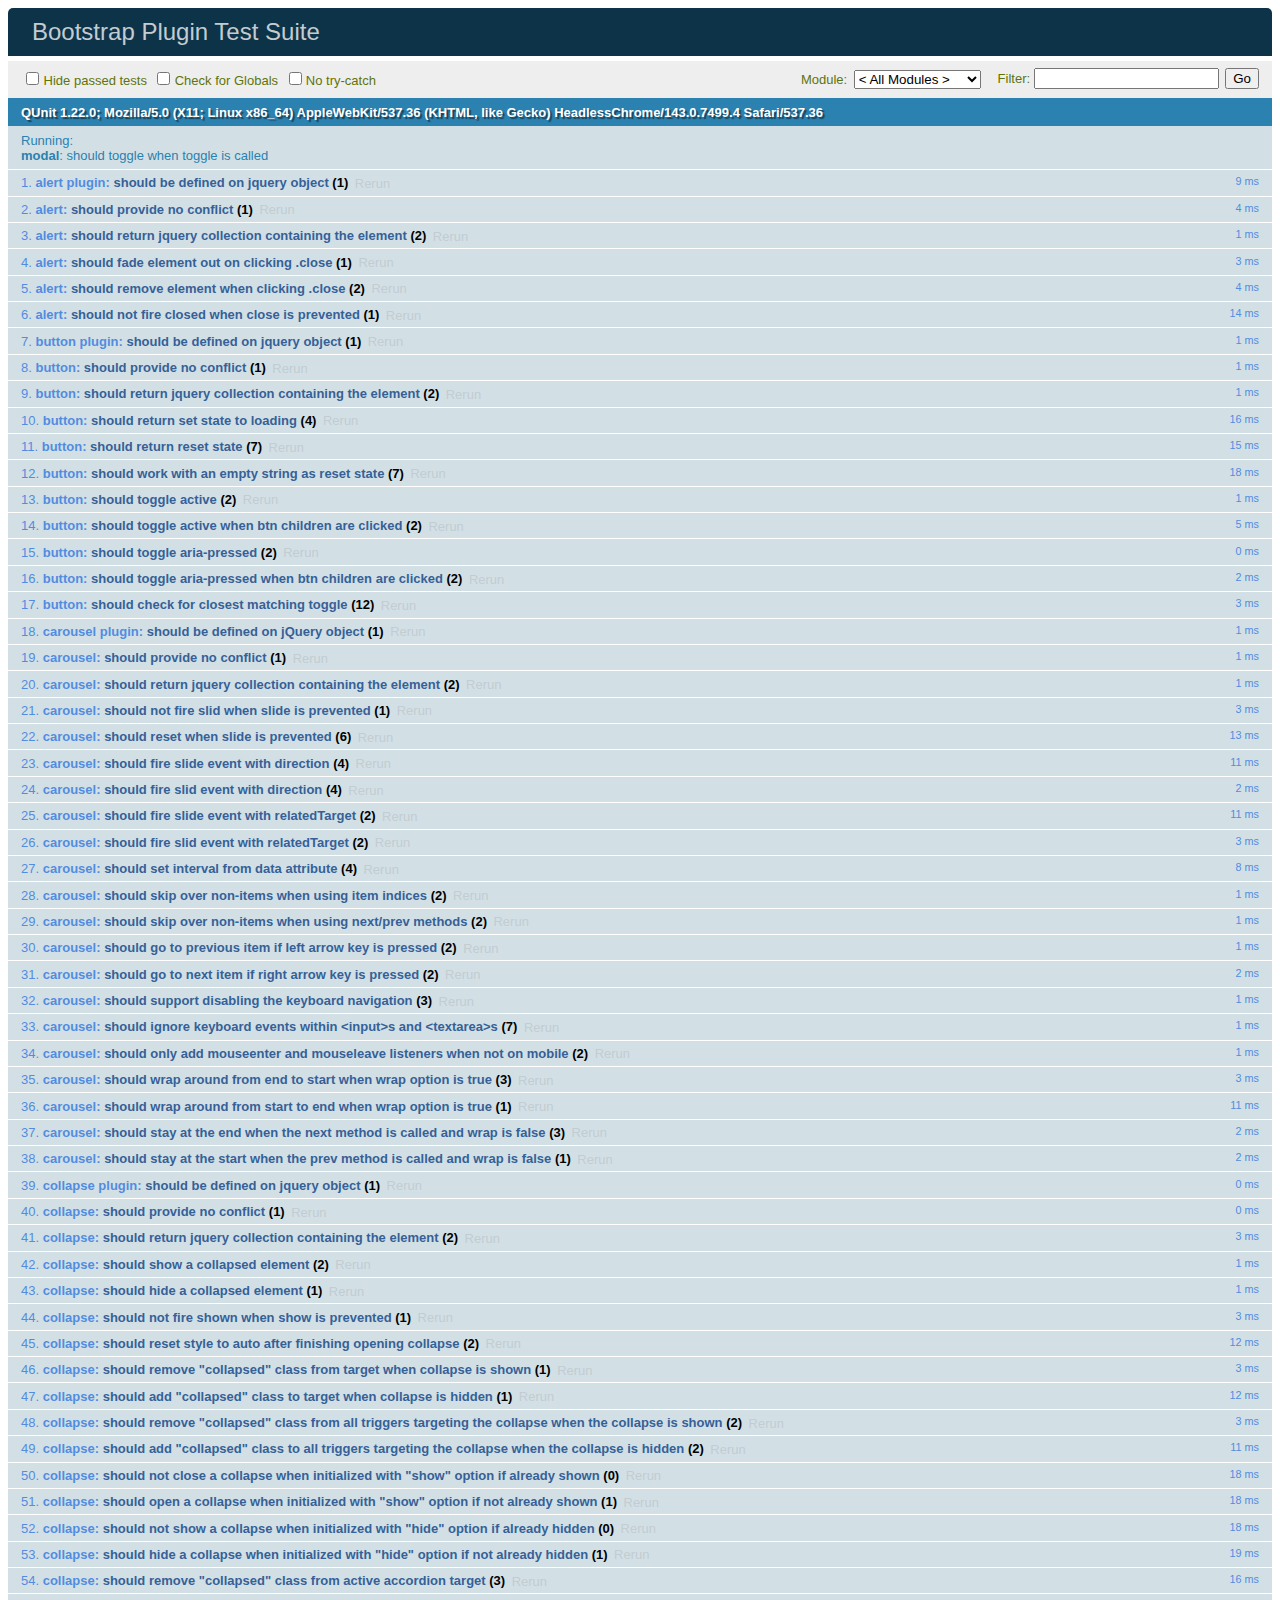
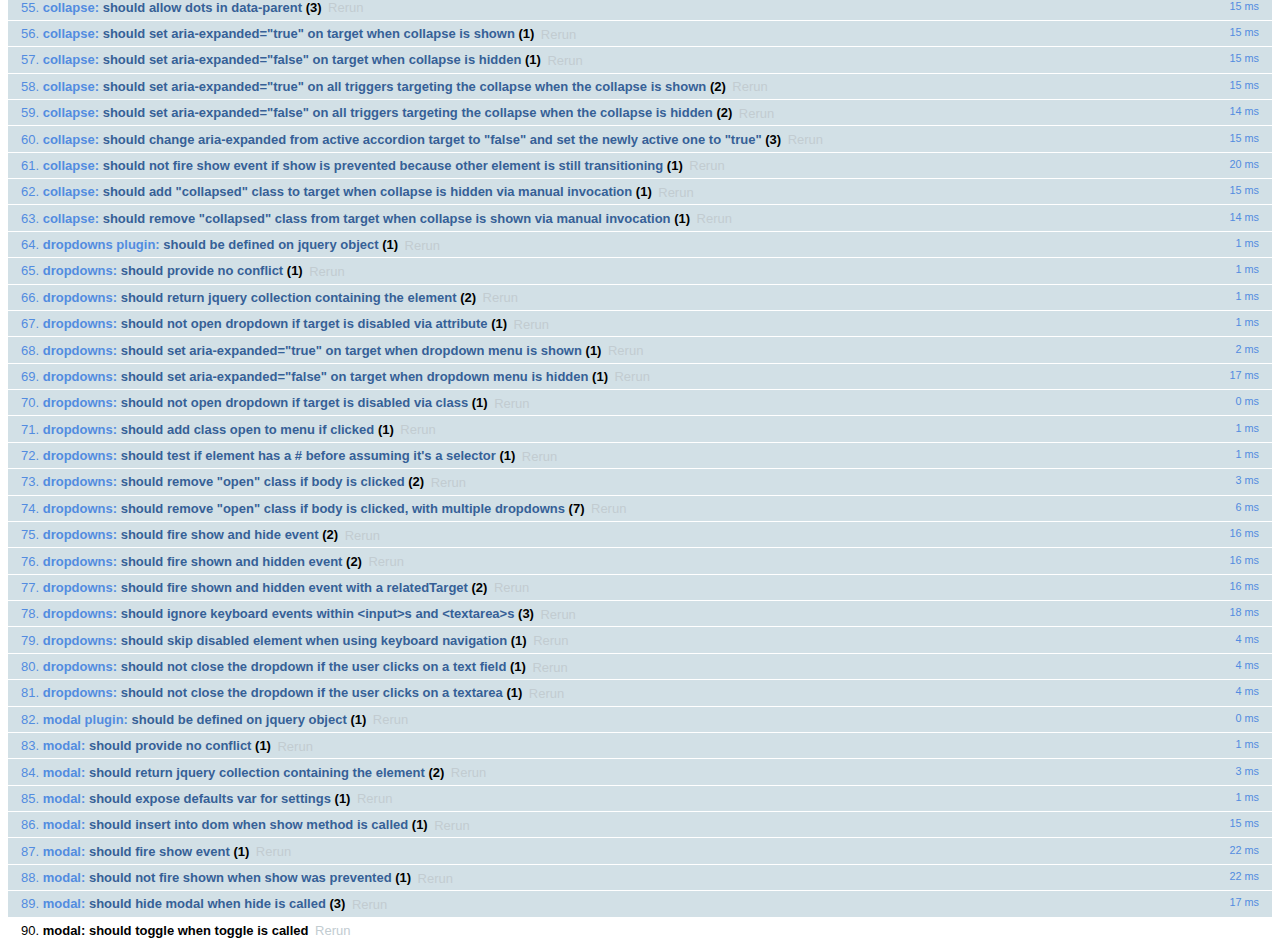
<file: 欧米茄世界______/bootstrap-3.3.7/js/tests/index.html>
<!DOCTYPE html>
<html>
  <head>
    <meta charset="utf-8">
    <title>Bootstrap Plugin Test Suite</title>
    <meta name="viewport" content="width=device-width, initial-scale=1">

    <!-- jQuery -->
    <script src="vendor/jquery.min.js"></script>
    <script>
      // Disable jQuery event aliases to ensure we don't accidentally use any of them
      (function () {
        var eventAliases = [
          'blur',
          'focus',
          'focusin',
          'focusout',
          'load',
          'resize',
          'scroll',
          'unload',
          'click',
          'dblclick',
          'mousedown',
          'mouseup',
          'mousemove',
          'mouseover',
          'mouseout',
          'mouseenter',
          'mouseleave',
          'change',
          'select',
          'submit',
          'keydown',
          'keypress',
          'keyup',
          'error',
          'contextmenu',
          'hover',
          'bind',
          'unbind',
          'delegate',
          'undelegate'
        ]
        for (var i = 0; i < eventAliases.length; i++) {
          var eventAlias = eventAliases[i]
          $.fn[eventAlias] = function () {
            throw new Error('Using the ".' + eventAlias + '()" method is not allowed, so that Bootstrap can be compatible with custom jQuery builds which exclude the "event aliases" module that defines said method. See https://github.com/twbs/bootstrap/blob/master/CONTRIBUTING.md#js')
          }
        }
      })()
    </script>

    <!-- QUnit -->
    <link rel="stylesheet" href="vendor/qunit.css" media="screen">
    <script src="vendor/qunit.js"></script>
    <script>
      // See https://github.com/axemclion/grunt-saucelabs#test-result-details-with-qunit
      var log = []
      // Require assert.expect in each test
      QUnit.config.requireExpects = true
      QUnit.done(function (testResults) {
        var tests = []
        for (var i = 0, len = log.length; i < len; i++) {
          var details = log[i]
          tests.push({
            name: details.name,
            result: details.result,
            expected: details.expected,
            actual: details.actual,
            source: details.source
          })
        }
        testResults.tests = tests

        window.global_test_results = testResults
      })

      QUnit.testStart(function (testDetails) {
        $(window).scrollTop(0)
        QUnit.log(function (details) {
          if (!details.result) {
            details.name = testDetails.name
            log.push(details)
          }
        })
      })

      // Cleanup
      QUnit.testDone(function () {
        $('#qunit-fixture').empty()
        $('#modal-test, .modal-backdrop').remove()
      })

      // Display fixture on-screen on iOS to avoid false positives
      if (/iPhone|iPad|iPod/.test(navigator.userAgent)) {
        QUnit.begin(function() {
          $('#qunit-fixture').css({ top: 0, left: 0 })
        })

        QUnit.done(function () {
          $('#qunit-fixture').css({ top: '', left: '' })
        })
      }

      // Disable deprecated global QUnit method aliases in preparation for QUnit v2
      (function () {
        var methodNames = [
          'async',
          'asyncTest',
          'deepEqual',
          'equal',
          'expect',
          'module',
          'notDeepEqual',
          'notEqual',
          'notPropEqual',
          'notStrictEqual',
          'ok',
          'propEqual',
          'push',
          'start',
          'stop',
          'strictEqual',
          'test',
          'throws'
        ];
        for (var i = 0; i < methodNames.length; i++) {
          var methodName = methodNames[i];
          window[methodName] = undefined;
        }
      })();
    </script>

    <!-- Plugin sources -->
    <script>$.support.transition = false</script>
    <script src="../../js/alert.js"></script>
    <script src="../../js/button.js"></script>
    <script src="../../js/carousel.js"></script>
    <script src="../../js/collapse.js"></script>
    <script src="../../js/dropdown.js"></script>
    <script src="../../js/modal.js"></script>
    <script src="../../js/scrollspy.js"></script>
    <script src="../../js/tab.js"></script>
    <script src="../../js/tooltip.js"></script>
    <script src="../../js/popover.js"></script>
    <script src="../../js/affix.js"></script>

    <!-- Unit tests -->
    <script src="unit/alert.js"></script>
    <script src="unit/button.js"></script>
    <script src="unit/carousel.js"></script>
    <script src="unit/collapse.js"></script>
    <script src="unit/dropdown.js"></script>
    <script src="unit/modal.js"></script>
    <script src="unit/scrollspy.js"></script>
    <script src="unit/tab.js"></script>
    <script src="unit/tooltip.js"></script>
    <script src="unit/popover.js"></script>
    <script src="unit/affix.js"></script>

  </head>
  <body>
    <div id="qunit-container">
      <div id="qunit"></div>
      <div id="qunit-fixture"></div>
    </div>
  </body>
</html>
</file>
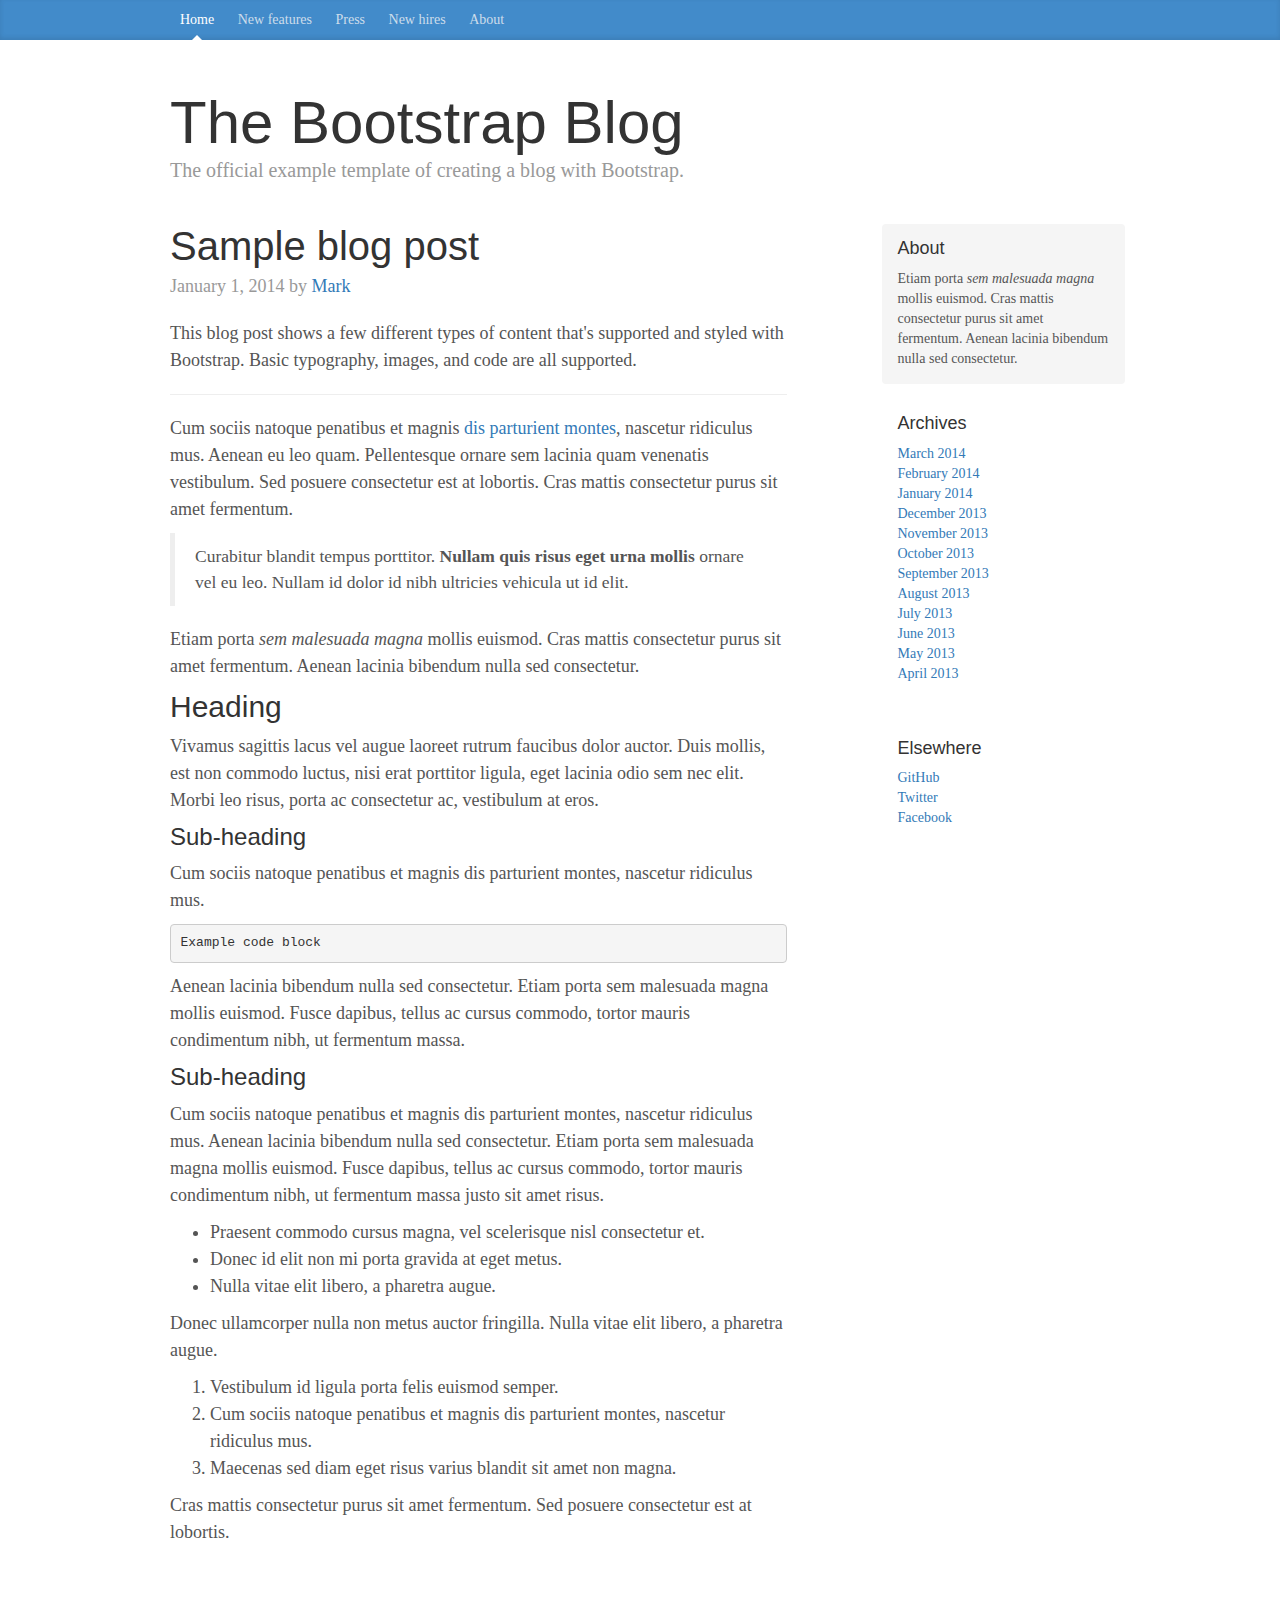
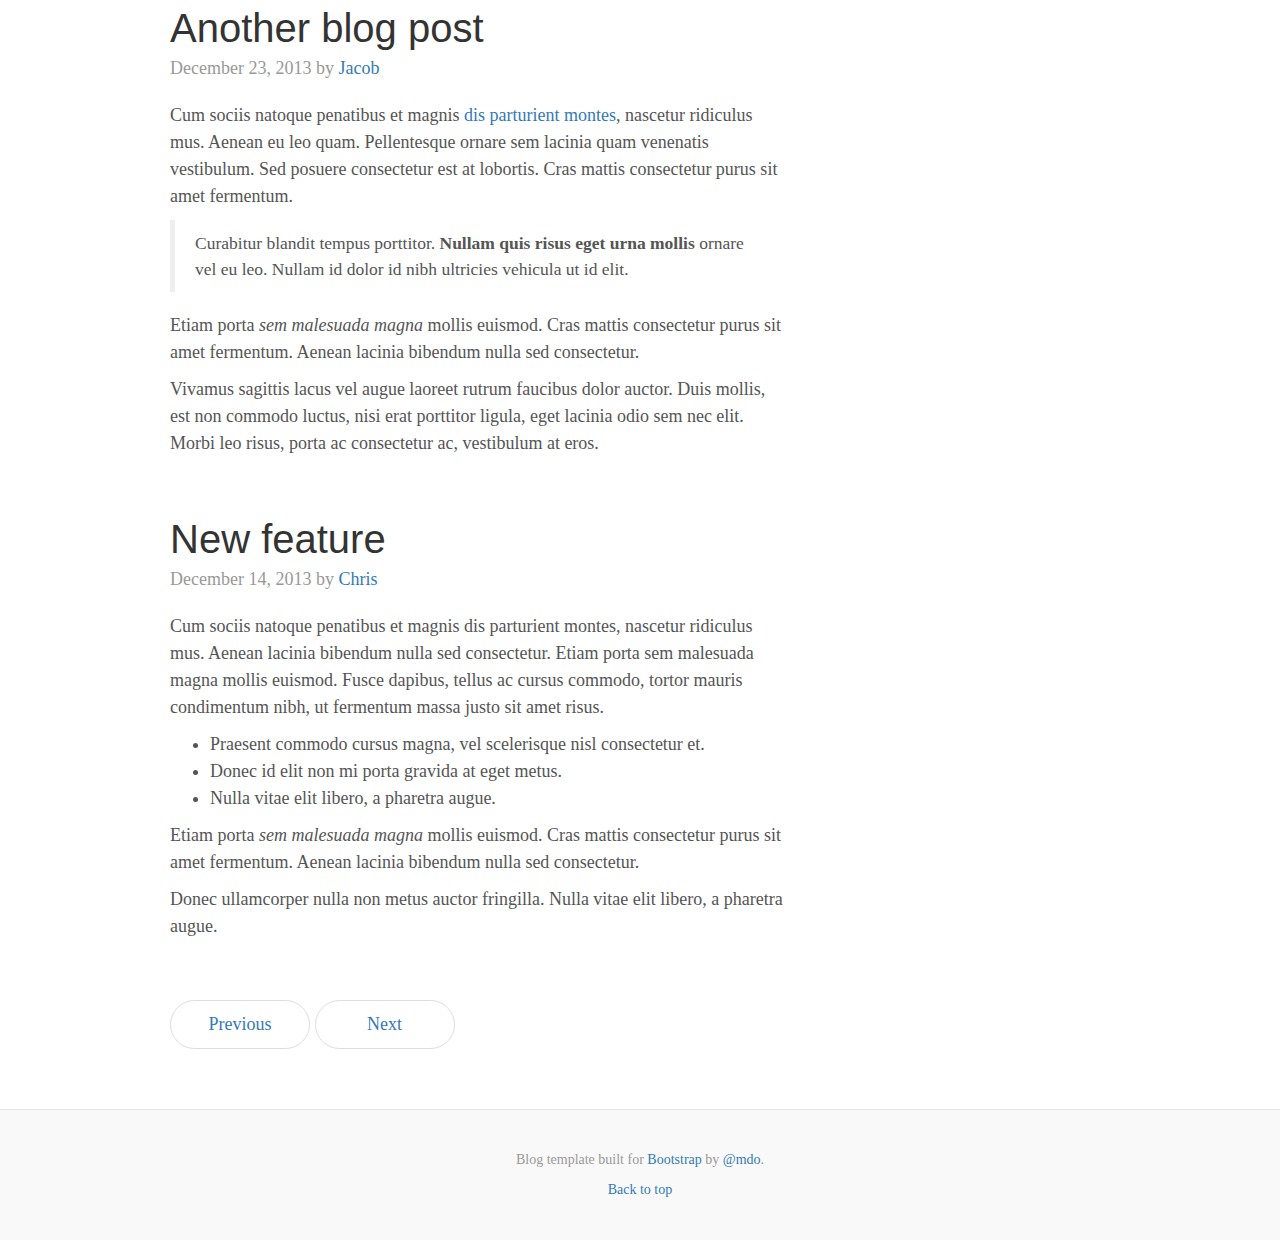
<file: 欧米茄世界______/bootstrap-3.3.7/docs/examples/blog/index.html>
<!DOCTYPE html>
<html lang="en">
  <head>
    <meta charset="utf-8">
    <meta http-equiv="X-UA-Compatible" content="IE=edge">
    <meta name="viewport" content="width=device-width, initial-scale=1">
    <!-- The above 3 meta tags *must* come first in the head; any other head content must come *after* these tags -->
    <meta name="description" content="">
    <meta name="author" content="">
    <link rel="icon" href="../../favicon.ico">

    <title>Blog Template for Bootstrap</title>

    <!-- Bootstrap core CSS -->
    <link href="../../dist/css/bootstrap.min.css" rel="stylesheet">

    <!-- IE10 viewport hack for Surface/desktop Windows 8 bug -->
    <link href="../../assets/css/ie10-viewport-bug-workaround.css" rel="stylesheet">

    <!-- Custom styles for this template -->
    <link href="blog.css" rel="stylesheet">

    <!-- Just for debugging purposes. Don't actually copy these 2 lines! -->
    <!--[if lt IE 9]><script src="../../assets/js/ie8-responsive-file-warning.js"></script><![endif]-->
    <script src="../../assets/js/ie-emulation-modes-warning.js"></script>

    <!-- HTML5 shim and Respond.js for IE8 support of HTML5 elements and media queries -->
    <!--[if lt IE 9]>
      <script src="https://oss.maxcdn.com/html5shiv/3.7.3/html5shiv.min.js"></script>
      <script src="https://oss.maxcdn.com/respond/1.4.2/respond.min.js"></script>
    <![endif]-->
  </head>

  <body>

    <div class="blog-masthead">
      <div class="container">
        <nav class="blog-nav">
          <a class="blog-nav-item active" href="#">Home</a>
          <a class="blog-nav-item" href="#">New features</a>
          <a class="blog-nav-item" href="#">Press</a>
          <a class="blog-nav-item" href="#">New hires</a>
          <a class="blog-nav-item" href="#">About</a>
        </nav>
      </div>
    </div>

    <div class="container">

      <div class="blog-header">
        <h1 class="blog-title">The Bootstrap Blog</h1>
        <p class="lead blog-description">The official example template of creating a blog with Bootstrap.</p>
      </div>

      <div class="row">

        <div class="col-sm-8 blog-main">

          <div class="blog-post">
            <h2 class="blog-post-title">Sample blog post</h2>
            <p class="blog-post-meta">January 1, 2014 by <a href="#">Mark</a></p>

            <p>This blog post shows a few different types of content that's supported and styled with Bootstrap. Basic typography, images, and code are all supported.</p>
            <hr>
            <p>Cum sociis natoque penatibus et magnis <a href="#">dis parturient montes</a>, nascetur ridiculus mus. Aenean eu leo quam. Pellentesque ornare sem lacinia quam venenatis vestibulum. Sed posuere consectetur est at lobortis. Cras mattis consectetur purus sit amet fermentum.</p>
            <blockquote>
              <p>Curabitur blandit tempus porttitor. <strong>Nullam quis risus eget urna mollis</strong> ornare vel eu leo. Nullam id dolor id nibh ultricies vehicula ut id elit.</p>
            </blockquote>
            <p>Etiam porta <em>sem malesuada magna</em> mollis euismod. Cras mattis consectetur purus sit amet fermentum. Aenean lacinia bibendum nulla sed consectetur.</p>
            <h2>Heading</h2>
            <p>Vivamus sagittis lacus vel augue laoreet rutrum faucibus dolor auctor. Duis mollis, est non commodo luctus, nisi erat porttitor ligula, eget lacinia odio sem nec elit. Morbi leo risus, porta ac consectetur ac, vestibulum at eros.</p>
            <h3>Sub-heading</h3>
            <p>Cum sociis natoque penatibus et magnis dis parturient montes, nascetur ridiculus mus.</p>
            <pre><code>Example code block</code></pre>
            <p>Aenean lacinia bibendum nulla sed consectetur. Etiam porta sem malesuada magna mollis euismod. Fusce dapibus, tellus ac cursus commodo, tortor mauris condimentum nibh, ut fermentum massa.</p>
            <h3>Sub-heading</h3>
            <p>Cum sociis natoque penatibus et magnis dis parturient montes, nascetur ridiculus mus. Aenean lacinia bibendum nulla sed consectetur. Etiam porta sem malesuada magna mollis euismod. Fusce dapibus, tellus ac cursus commodo, tortor mauris condimentum nibh, ut fermentum massa justo sit amet risus.</p>
            <ul>
              <li>Praesent commodo cursus magna, vel scelerisque nisl consectetur et.</li>
              <li>Donec id elit non mi porta gravida at eget metus.</li>
              <li>Nulla vitae elit libero, a pharetra augue.</li>
            </ul>
            <p>Donec ullamcorper nulla non metus auctor fringilla. Nulla vitae elit libero, a pharetra augue.</p>
            <ol>
              <li>Vestibulum id ligula porta felis euismod semper.</li>
              <li>Cum sociis natoque penatibus et magnis dis parturient montes, nascetur ridiculus mus.</li>
              <li>Maecenas sed diam eget risus varius blandit sit amet non magna.</li>
            </ol>
            <p>Cras mattis consectetur purus sit amet fermentum. Sed posuere consectetur est at lobortis.</p>
          </div><!-- /.blog-post -->

          <div class="blog-post">
            <h2 class="blog-post-title">Another blog post</h2>
            <p class="blog-post-meta">December 23, 2013 by <a href="#">Jacob</a></p>

            <p>Cum sociis natoque penatibus et magnis <a href="#">dis parturient montes</a>, nascetur ridiculus mus. Aenean eu leo quam. Pellentesque ornare sem lacinia quam venenatis vestibulum. Sed posuere consectetur est at lobortis. Cras mattis consectetur purus sit amet fermentum.</p>
            <blockquote>
              <p>Curabitur blandit tempus porttitor. <strong>Nullam quis risus eget urna mollis</strong> ornare vel eu leo. Nullam id dolor id nibh ultricies vehicula ut id elit.</p>
            </blockquote>
            <p>Etiam porta <em>sem malesuada magna</em> mollis euismod. Cras mattis consectetur purus sit amet fermentum. Aenean lacinia bibendum nulla sed consectetur.</p>
            <p>Vivamus sagittis lacus vel augue laoreet rutrum faucibus dolor auctor. Duis mollis, est non commodo luctus, nisi erat porttitor ligula, eget lacinia odio sem nec elit. Morbi leo risus, porta ac consectetur ac, vestibulum at eros.</p>
          </div><!-- /.blog-post -->

          <div class="blog-post">
            <h2 class="blog-post-title">New feature</h2>
            <p class="blog-post-meta">December 14, 2013 by <a href="#">Chris</a></p>

            <p>Cum sociis natoque penatibus et magnis dis parturient montes, nascetur ridiculus mus. Aenean lacinia bibendum nulla sed consectetur. Etiam porta sem malesuada magna mollis euismod. Fusce dapibus, tellus ac cursus commodo, tortor mauris condimentum nibh, ut fermentum massa justo sit amet risus.</p>
            <ul>
              <li>Praesent commodo cursus magna, vel scelerisque nisl consectetur et.</li>
              <li>Donec id elit non mi porta gravida at eget metus.</li>
              <li>Nulla vitae elit libero, a pharetra augue.</li>
            </ul>
            <p>Etiam porta <em>sem malesuada magna</em> mollis euismod. Cras mattis consectetur purus sit amet fermentum. Aenean lacinia bibendum nulla sed consectetur.</p>
            <p>Donec ullamcorper nulla non metus auctor fringilla. Nulla vitae elit libero, a pharetra augue.</p>
          </div><!-- /.blog-post -->

          <nav>
            <ul class="pager">
              <li><a href="#">Previous</a></li>
              <li><a href="#">Next</a></li>
            </ul>
          </nav>

        </div><!-- /.blog-main -->

        <div class="col-sm-3 col-sm-offset-1 blog-sidebar">
          <div class="sidebar-module sidebar-module-inset">
            <h4>About</h4>
            <p>Etiam porta <em>sem malesuada magna</em> mollis euismod. Cras mattis consectetur purus sit amet fermentum. Aenean lacinia bibendum nulla sed consectetur.</p>
          </div>
          <div class="sidebar-module">
            <h4>Archives</h4>
            <ol class="list-unstyled">
              <li><a href="#">March 2014</a></li>
              <li><a href="#">February 2014</a></li>
              <li><a href="#">January 2014</a></li>
              <li><a href="#">December 2013</a></li>
              <li><a href="#">November 2013</a></li>
              <li><a href="#">October 2013</a></li>
              <li><a href="#">September 2013</a></li>
              <li><a href="#">August 2013</a></li>
              <li><a href="#">July 2013</a></li>
              <li><a href="#">June 2013</a></li>
              <li><a href="#">May 2013</a></li>
              <li><a href="#">April 2013</a></li>
            </ol>
          </div>
          <div class="sidebar-module">
            <h4>Elsewhere</h4>
            <ol class="list-unstyled">
              <li><a href="#">GitHub</a></li>
              <li><a href="#">Twitter</a></li>
              <li><a href="#">Facebook</a></li>
            </ol>
          </div>
        </div><!-- /.blog-sidebar -->

      </div><!-- /.row -->

    </div><!-- /.container -->

    <footer class="blog-footer">
      <p>Blog template built for <a href="http://getbootstrap.com">Bootstrap</a> by <a href="https://twitter.com/mdo">@mdo</a>.</p>
      <p>
        <a href="#">Back to top</a>
      </p>
    </footer>


    <!-- Bootstrap core JavaScript
    ================================================== -->
    <!-- Placed at the end of the document so the pages load faster -->
    <script src="https://ajax.googleapis.com/ajax/libs/jquery/1.12.4/jquery.min.js"></script>
    <script>window.jQuery || document.write('<script src="../../assets/js/vendor/jquery.min.js"><\/script>')</script>
    <script src="../../dist/js/bootstrap.min.js"></script>
    <!-- IE10 viewport hack for Surface/desktop Windows 8 bug -->
    <script src="../../assets/js/ie10-viewport-bug-workaround.js"></script>
  </body>
</html>
</file>
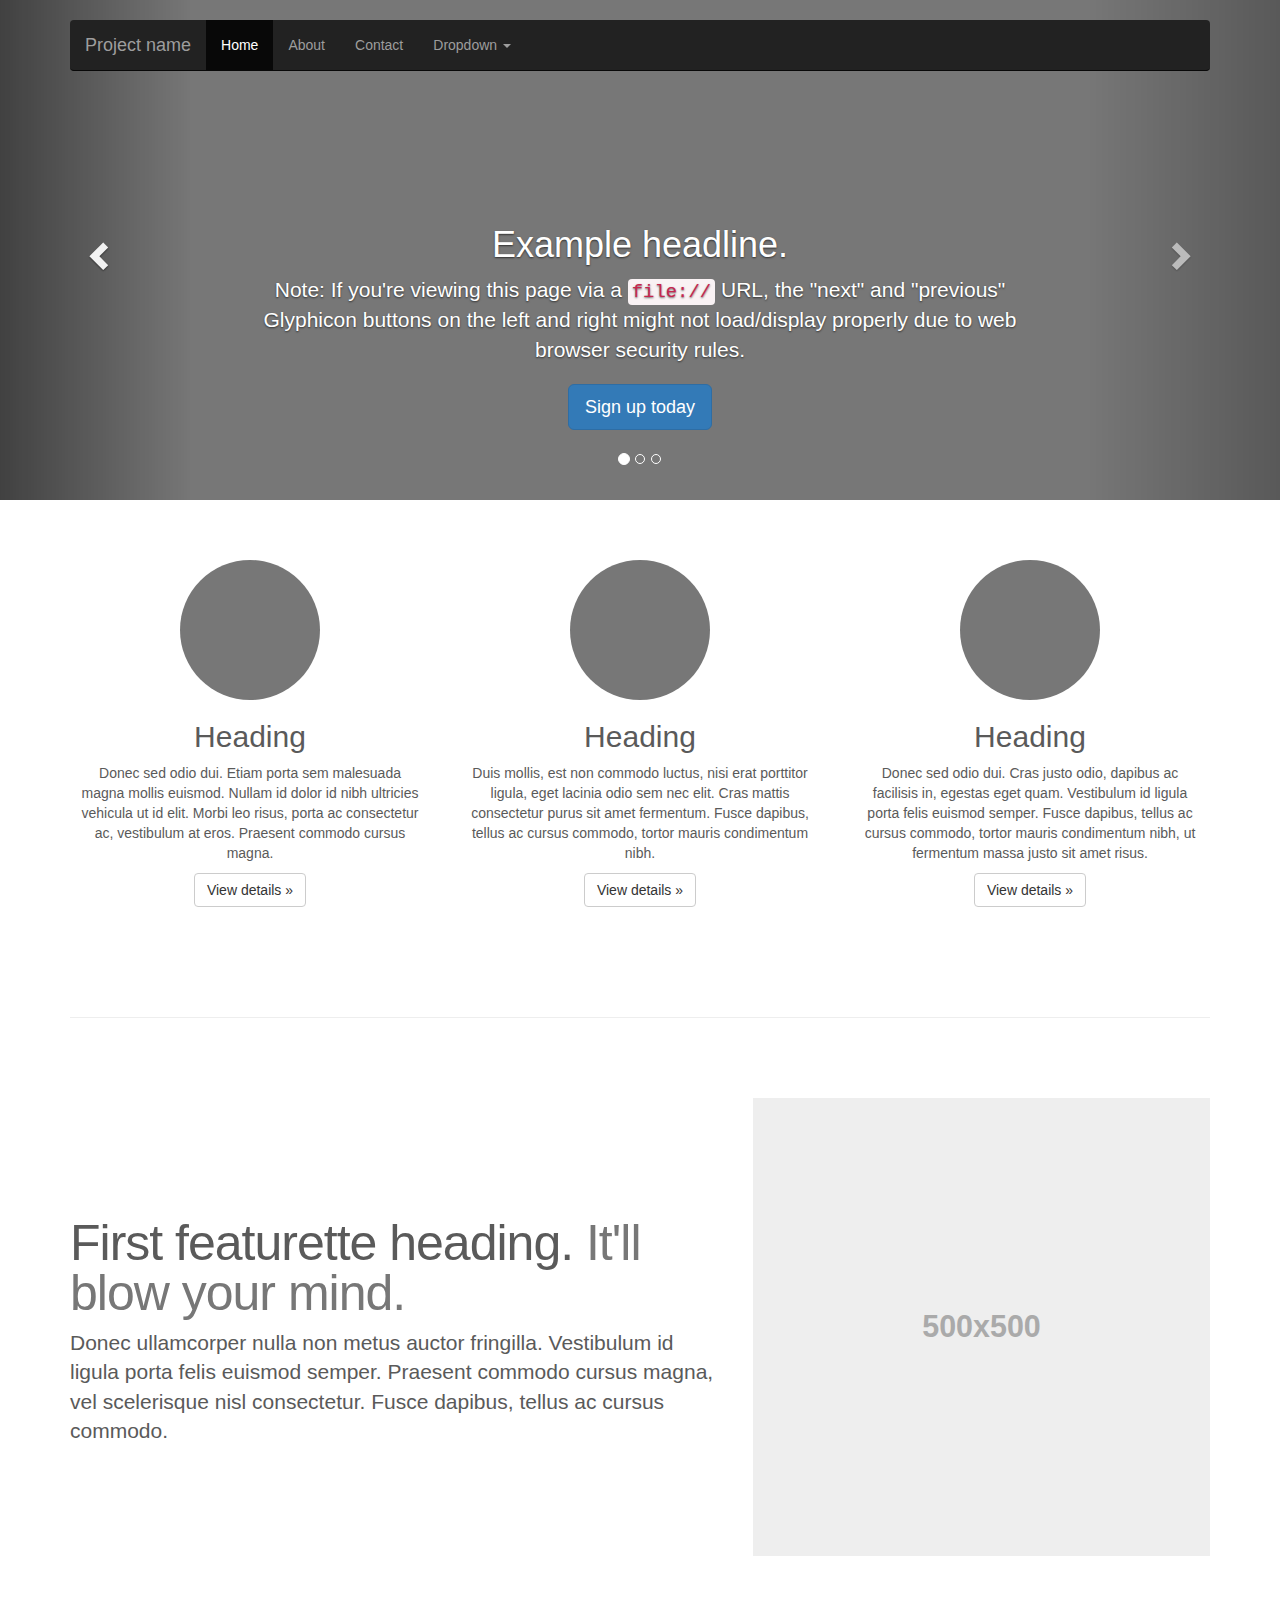
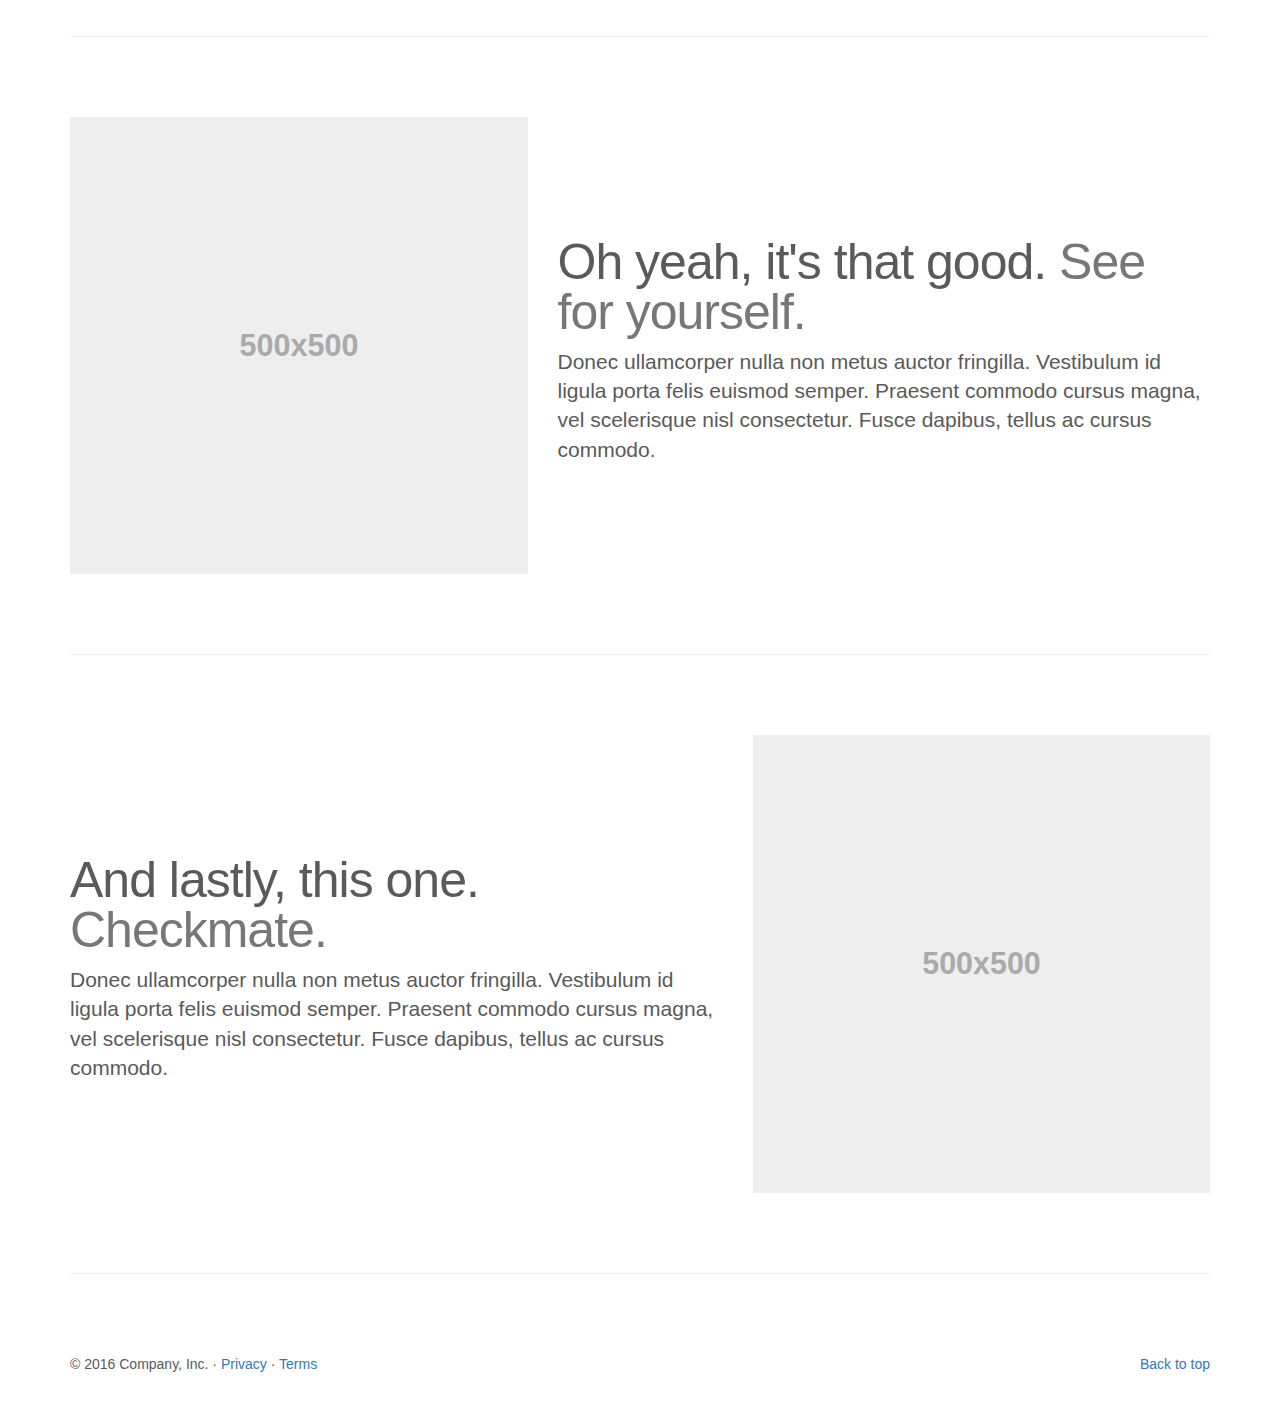
<file: 欧米茄世界______/bootstrap-3.3.7/docs/examples/carousel/index.html>
<!DOCTYPE html>
<html lang="en">
  <head>
    <meta charset="utf-8">
    <meta http-equiv="X-UA-Compatible" content="IE=edge">
    <meta name="viewport" content="width=device-width, initial-scale=1">
    <!-- The above 3 meta tags *must* come first in the head; any other head content must come *after* these tags -->
    <meta name="description" content="">
    <meta name="author" content="">
    <link rel="icon" href="../../favicon.ico">

    <title>Carousel Template for Bootstrap</title>

    <!-- Bootstrap core CSS -->
    <link href="../../dist/css/bootstrap.min.css" rel="stylesheet">

    <!-- IE10 viewport hack for Surface/desktop Windows 8 bug -->
    <link href="../../assets/css/ie10-viewport-bug-workaround.css" rel="stylesheet">

    <!-- Just for debugging purposes. Don't actually copy these 2 lines! -->
    <!--[if lt IE 9]><script src="../../assets/js/ie8-responsive-file-warning.js"></script><![endif]-->
    <script src="../../assets/js/ie-emulation-modes-warning.js"></script>

    <!-- HTML5 shim and Respond.js for IE8 support of HTML5 elements and media queries -->
    <!--[if lt IE 9]>
      <script src="https://oss.maxcdn.com/html5shiv/3.7.3/html5shiv.min.js"></script>
      <script src="https://oss.maxcdn.com/respond/1.4.2/respond.min.js"></script>
    <![endif]-->

    <!-- Custom styles for this template -->
    <link href="carousel.css" rel="stylesheet">
  </head>
<!-- NAVBAR
================================================== -->
  <body>
    <div class="navbar-wrapper">
      <div class="container">

        <nav class="navbar navbar-inverse navbar-static-top">
          <div class="container">
            <div class="navbar-header">
              <button type="button" class="navbar-toggle collapsed" data-toggle="collapse" data-target="#navbar" aria-expanded="false" aria-controls="navbar">
                <span class="sr-only">Toggle navigation</span>
                <span class="icon-bar"></span>
                <span class="icon-bar"></span>
                <span class="icon-bar"></span>
              </button>
              <a class="navbar-brand" href="#">Project name</a>
            </div>
            <div id="navbar" class="navbar-collapse collapse">
              <ul class="nav navbar-nav">
                <li class="active"><a href="#">Home</a></li>
                <li><a href="#about">About</a></li>
                <li><a href="#contact">Contact</a></li>
                <li class="dropdown">
                  <a href="#" class="dropdown-toggle" data-toggle="dropdown" role="button" aria-haspopup="true" aria-expanded="false">Dropdown <span class="caret"></span></a>
                  <ul class="dropdown-menu">
                    <li><a href="#">Action</a></li>
                    <li><a href="#">Another action</a></li>
                    <li><a href="#">Something else here</a></li>
                    <li role="separator" class="divider"></li>
                    <li class="dropdown-header">Nav header</li>
                    <li><a href="#">Separated link</a></li>
                    <li><a href="#">One more separated link</a></li>
                  </ul>
                </li>
              </ul>
            </div>
          </div>
        </nav>

      </div>
    </div>


    <!-- Carousel
    ================================================== -->
    <div id="myCarousel" class="carousel slide" data-ride="carousel">
      <!-- Indicators -->
      <ol class="carousel-indicators">
        <li data-target="#myCarousel" data-slide-to="0" class="active"></li>
        <li data-target="#myCarousel" data-slide-to="1"></li>
        <li data-target="#myCarousel" data-slide-to="2"></li>
      </ol>
      <div class="carousel-inner" role="listbox">
        <div class="item active">
          <img class="first-slide" src="[data-uri]" alt="First slide">
          <div class="container">
            <div class="carousel-caption">
              <h1>Example headline.</h1>
              <p>Note: If you're viewing this page via a <code>file://</code> URL, the "next" and "previous" Glyphicon buttons on the left and right might not load/display properly due to web browser security rules.</p>
              <p><a class="btn btn-lg btn-primary" href="#" role="button">Sign up today</a></p>
            </div>
          </div>
        </div>
        <div class="item">
          <img class="second-slide" src="[data-uri]" alt="Second slide">
          <div class="container">
            <div class="carousel-caption">
              <h1>Another example headline.</h1>
              <p>Cras justo odio, dapibus ac facilisis in, egestas eget quam. Donec id elit non mi porta gravida at eget metus. Nullam id dolor id nibh ultricies vehicula ut id elit.</p>
              <p><a class="btn btn-lg btn-primary" href="#" role="button">Learn more</a></p>
            </div>
          </div>
        </div>
        <div class="item">
          <img class="third-slide" src="[data-uri]" alt="Third slide">
          <div class="container">
            <div class="carousel-caption">
              <h1>One more for good measure.</h1>
              <p>Cras justo odio, dapibus ac facilisis in, egestas eget quam. Donec id elit non mi porta gravida at eget metus. Nullam id dolor id nibh ultricies vehicula ut id elit.</p>
              <p><a class="btn btn-lg btn-primary" href="#" role="button">Browse gallery</a></p>
            </div>
          </div>
        </div>
      </div>
      <a class="left carousel-control" href="#myCarousel" role="button" data-slide="prev">
        <span class="glyphicon glyphicon-chevron-left" aria-hidden="true"></span>
        <span class="sr-only">Previous</span>
      </a>
      <a class="right carousel-control" href="#myCarousel" role="button" data-slide="next">
        <span class="glyphicon glyphicon-chevron-right" aria-hidden="true"></span>
        <span class="sr-only">Next</span>
      </a>
    </div><!-- /.carousel -->


    <!-- Marketing messaging and featurettes
    ================================================== -->
    <!-- Wrap the rest of the page in another container to center all the content. -->

    <div class="container marketing">

      <!-- Three columns of text below the carousel -->
      <div class="row">
        <div class="col-lg-4">
          <img class="img-circle" src="[data-uri]" alt="Generic placeholder image" width="140" height="140">
          <h2>Heading</h2>
          <p>Donec sed odio dui. Etiam porta sem malesuada magna mollis euismod. Nullam id dolor id nibh ultricies vehicula ut id elit. Morbi leo risus, porta ac consectetur ac, vestibulum at eros. Praesent commodo cursus magna.</p>
          <p><a class="btn btn-default" href="#" role="button">View details &raquo;</a></p>
        </div><!-- /.col-lg-4 -->
        <div class="col-lg-4">
          <img class="img-circle" src="[data-uri]" alt="Generic placeholder image" width="140" height="140">
          <h2>Heading</h2>
          <p>Duis mollis, est non commodo luctus, nisi erat porttitor ligula, eget lacinia odio sem nec elit. Cras mattis consectetur purus sit amet fermentum. Fusce dapibus, tellus ac cursus commodo, tortor mauris condimentum nibh.</p>
          <p><a class="btn btn-default" href="#" role="button">View details &raquo;</a></p>
        </div><!-- /.col-lg-4 -->
        <div class="col-lg-4">
          <img class="img-circle" src="[data-uri]" alt="Generic placeholder image" width="140" height="140">
          <h2>Heading</h2>
          <p>Donec sed odio dui. Cras justo odio, dapibus ac facilisis in, egestas eget quam. Vestibulum id ligula porta felis euismod semper. Fusce dapibus, tellus ac cursus commodo, tortor mauris condimentum nibh, ut fermentum massa justo sit amet risus.</p>
          <p><a class="btn btn-default" href="#" role="button">View details &raquo;</a></p>
        </div><!-- /.col-lg-4 -->
      </div><!-- /.row -->


      <!-- START THE FEATURETTES -->

      <hr class="featurette-divider">

      <div class="row featurette">
        <div class="col-md-7">
          <h2 class="featurette-heading">First featurette heading. <span class="text-muted">It'll blow your mind.</span></h2>
          <p class="lead">Donec ullamcorper nulla non metus auctor fringilla. Vestibulum id ligula porta felis euismod semper. Praesent commodo cursus magna, vel scelerisque nisl consectetur. Fusce dapibus, tellus ac cursus commodo.</p>
        </div>
        <div class="col-md-5">
          <img class="featurette-image img-responsive center-block" data-src="holder.js/500x500/auto" alt="Generic placeholder image">
        </div>
      </div>

      <hr class="featurette-divider">

      <div class="row featurette">
        <div class="col-md-7 col-md-push-5">
          <h2 class="featurette-heading">Oh yeah, it's that good. <span class="text-muted">See for yourself.</span></h2>
          <p class="lead">Donec ullamcorper nulla non metus auctor fringilla. Vestibulum id ligula porta felis euismod semper. Praesent commodo cursus magna, vel scelerisque nisl consectetur. Fusce dapibus, tellus ac cursus commodo.</p>
        </div>
        <div class="col-md-5 col-md-pull-7">
          <img class="featurette-image img-responsive center-block" data-src="holder.js/500x500/auto" alt="Generic placeholder image">
        </div>
      </div>

      <hr class="featurette-divider">

      <div class="row featurette">
        <div class="col-md-7">
          <h2 class="featurette-heading">And lastly, this one. <span class="text-muted">Checkmate.</span></h2>
          <p class="lead">Donec ullamcorper nulla non metus auctor fringilla. Vestibulum id ligula porta felis euismod semper. Praesent commodo cursus magna, vel scelerisque nisl consectetur. Fusce dapibus, tellus ac cursus commodo.</p>
        </div>
        <div class="col-md-5">
          <img class="featurette-image img-responsive center-block" data-src="holder.js/500x500/auto" alt="Generic placeholder image">
        </div>
      </div>

      <hr class="featurette-divider">

      <!-- /END THE FEATURETTES -->


      <!-- FOOTER -->
      <footer>
        <p class="pull-right"><a href="#">Back to top</a></p>
        <p>&copy; 2016 Company, Inc. &middot; <a href="#">Privacy</a> &middot; <a href="#">Terms</a></p>
      </footer>

    </div><!-- /.container -->


    <!-- Bootstrap core JavaScript
    ================================================== -->
    <!-- Placed at the end of the document so the pages load faster -->
    <script src="https://ajax.googleapis.com/ajax/libs/jquery/1.12.4/jquery.min.js"></script>
    <script>window.jQuery || document.write('<script src="../../assets/js/vendor/jquery.min.js"><\/script>')</script>
    <script src="../../dist/js/bootstrap.min.js"></script>
    <!-- Just to make our placeholder images work. Don't actually copy the next line! -->
    <script src="../../assets/js/vendor/holder.min.js"></script>
    <!-- IE10 viewport hack for Surface/desktop Windows 8 bug -->
    <script src="../../assets/js/ie10-viewport-bug-workaround.js"></script>
  </body>
</html>
</file>
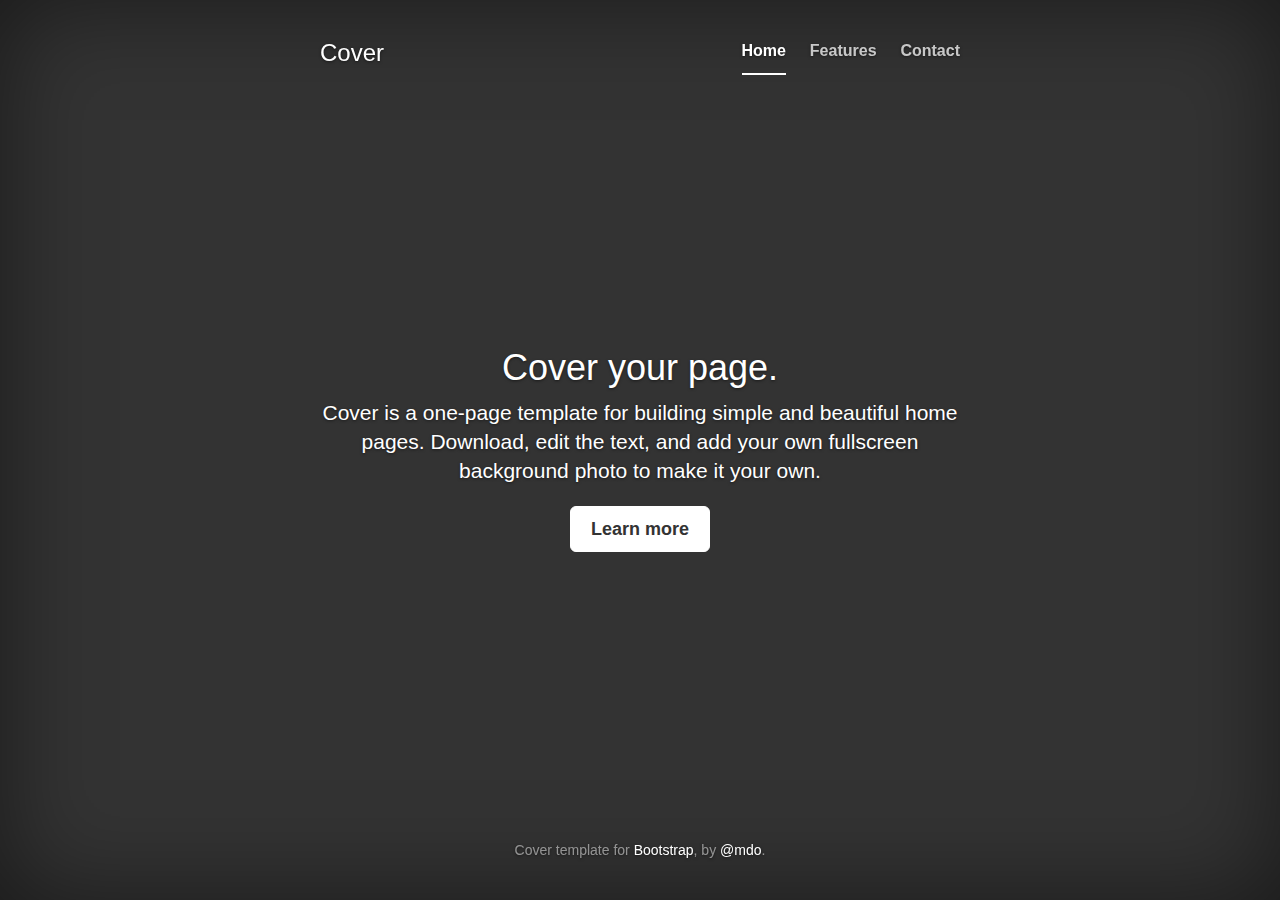
<file: 欧米茄世界______/bootstrap-3.3.7/docs/examples/cover/index.html>
<!DOCTYPE html>
<html lang="en">
  <head>
    <meta charset="utf-8">
    <meta http-equiv="X-UA-Compatible" content="IE=edge">
    <meta name="viewport" content="width=device-width, initial-scale=1">
    <!-- The above 3 meta tags *must* come first in the head; any other head content must come *after* these tags -->
    <meta name="description" content="">
    <meta name="author" content="">
    <link rel="icon" href="../../favicon.ico">

    <title>Cover Template for Bootstrap</title>

    <!-- Bootstrap core CSS -->
    <link href="../../dist/css/bootstrap.min.css" rel="stylesheet">

    <!-- IE10 viewport hack for Surface/desktop Windows 8 bug -->
    <link href="../../assets/css/ie10-viewport-bug-workaround.css" rel="stylesheet">

    <!-- Custom styles for this template -->
    <link href="cover.css" rel="stylesheet">

    <!-- Just for debugging purposes. Don't actually copy these 2 lines! -->
    <!--[if lt IE 9]><script src="../../assets/js/ie8-responsive-file-warning.js"></script><![endif]-->
    <script src="../../assets/js/ie-emulation-modes-warning.js"></script>

    <!-- HTML5 shim and Respond.js for IE8 support of HTML5 elements and media queries -->
    <!--[if lt IE 9]>
      <script src="https://oss.maxcdn.com/html5shiv/3.7.3/html5shiv.min.js"></script>
      <script src="https://oss.maxcdn.com/respond/1.4.2/respond.min.js"></script>
    <![endif]-->
  </head>

  <body>

    <div class="site-wrapper">

      <div class="site-wrapper-inner">

        <div class="cover-container">

          <div class="masthead clearfix">
            <div class="inner">
              <h3 class="masthead-brand">Cover</h3>
              <nav>
                <ul class="nav masthead-nav">
                  <li class="active"><a href="#">Home</a></li>
                  <li><a href="#">Features</a></li>
                  <li><a href="#">Contact</a></li>
                </ul>
              </nav>
            </div>
          </div>

          <div class="inner cover">
            <h1 class="cover-heading">Cover your page.</h1>
            <p class="lead">Cover is a one-page template for building simple and beautiful home pages. Download, edit the text, and add your own fullscreen background photo to make it your own.</p>
            <p class="lead">
              <a href="#" class="btn btn-lg btn-default">Learn more</a>
            </p>
          </div>

          <div class="mastfoot">
            <div class="inner">
              <p>Cover template for <a href="http://getbootstrap.com">Bootstrap</a>, by <a href="https://twitter.com/mdo">@mdo</a>.</p>
            </div>
          </div>

        </div>

      </div>

    </div>

    <!-- Bootstrap core JavaScript
    ================================================== -->
    <!-- Placed at the end of the document so the pages load faster -->
    <script src="https://ajax.googleapis.com/ajax/libs/jquery/1.12.4/jquery.min.js"></script>
    <script>window.jQuery || document.write('<script src="../../assets/js/vendor/jquery.min.js"><\/script>')</script>
    <script src="../../dist/js/bootstrap.min.js"></script>
    <!-- IE10 viewport hack for Surface/desktop Windows 8 bug -->
    <script src="../../assets/js/ie10-viewport-bug-workaround.js"></script>
  </body>
</html>
</file>
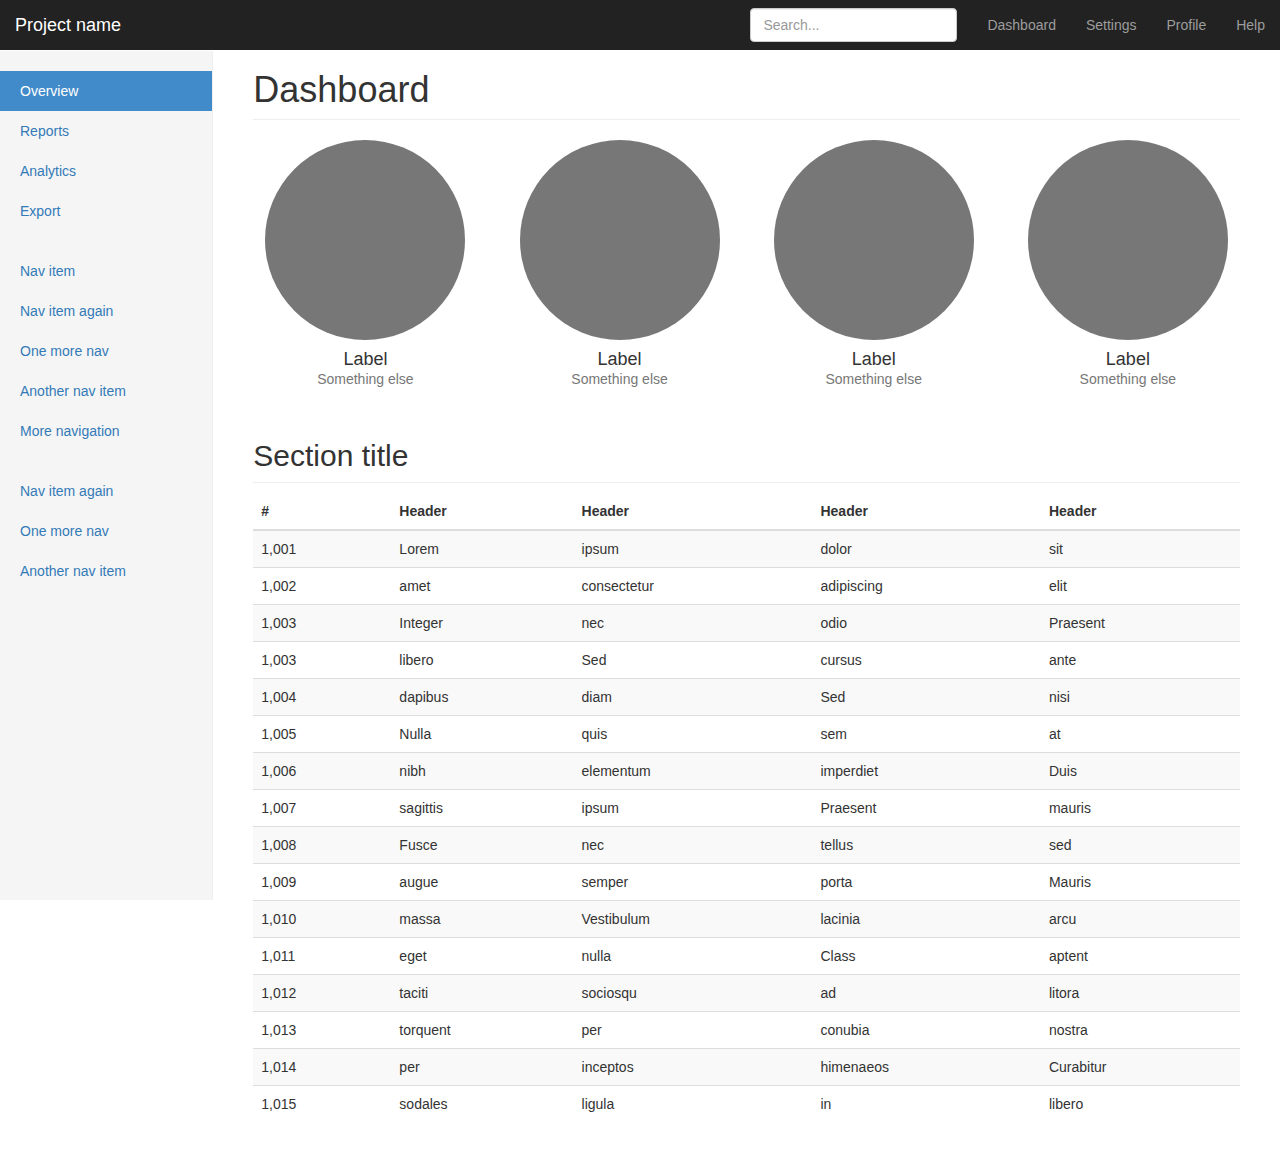
<file: 欧米茄世界______/bootstrap-3.3.7/docs/examples/dashboard/index.html>
<!DOCTYPE html>
<html lang="en">
  <head>
    <meta charset="utf-8">
    <meta http-equiv="X-UA-Compatible" content="IE=edge">
    <meta name="viewport" content="width=device-width, initial-scale=1">
    <!-- The above 3 meta tags *must* come first in the head; any other head content must come *after* these tags -->
    <meta name="description" content="">
    <meta name="author" content="">
    <link rel="icon" href="../../favicon.ico">

    <title>Dashboard Template for Bootstrap</title>

    <!-- Bootstrap core CSS -->
    <link href="../../dist/css/bootstrap.min.css" rel="stylesheet">

    <!-- IE10 viewport hack for Surface/desktop Windows 8 bug -->
    <link href="../../assets/css/ie10-viewport-bug-workaround.css" rel="stylesheet">

    <!-- Custom styles for this template -->
    <link href="dashboard.css" rel="stylesheet">

    <!-- Just for debugging purposes. Don't actually copy these 2 lines! -->
    <!--[if lt IE 9]><script src="../../assets/js/ie8-responsive-file-warning.js"></script><![endif]-->
    <script src="../../assets/js/ie-emulation-modes-warning.js"></script>

    <!-- HTML5 shim and Respond.js for IE8 support of HTML5 elements and media queries -->
    <!--[if lt IE 9]>
      <script src="https://oss.maxcdn.com/html5shiv/3.7.3/html5shiv.min.js"></script>
      <script src="https://oss.maxcdn.com/respond/1.4.2/respond.min.js"></script>
    <![endif]-->
  </head>

  <body>

    <nav class="navbar navbar-inverse navbar-fixed-top">
      <div class="container-fluid">
        <div class="navbar-header">
          <button type="button" class="navbar-toggle collapsed" data-toggle="collapse" data-target="#navbar" aria-expanded="false" aria-controls="navbar">
            <span class="sr-only">Toggle navigation</span>
            <span class="icon-bar"></span>
            <span class="icon-bar"></span>
            <span class="icon-bar"></span>
          </button>
          <a class="navbar-brand" href="#">Project name</a>
        </div>
        <div id="navbar" class="navbar-collapse collapse">
          <ul class="nav navbar-nav navbar-right">
            <li><a href="#">Dashboard</a></li>
            <li><a href="#">Settings</a></li>
            <li><a href="#">Profile</a></li>
            <li><a href="#">Help</a></li>
          </ul>
          <form class="navbar-form navbar-right">
            <input type="text" class="form-control" placeholder="Search...">
          </form>
        </div>
      </div>
    </nav>

    <div class="container-fluid">
      <div class="row">
        <div class="col-sm-3 col-md-2 sidebar">
          <ul class="nav nav-sidebar">
            <li class="active"><a href="#">Overview <span class="sr-only">(current)</span></a></li>
            <li><a href="#">Reports</a></li>
            <li><a href="#">Analytics</a></li>
            <li><a href="#">Export</a></li>
          </ul>
          <ul class="nav nav-sidebar">
            <li><a href="">Nav item</a></li>
            <li><a href="">Nav item again</a></li>
            <li><a href="">One more nav</a></li>
            <li><a href="">Another nav item</a></li>
            <li><a href="">More navigation</a></li>
          </ul>
          <ul class="nav nav-sidebar">
            <li><a href="">Nav item again</a></li>
            <li><a href="">One more nav</a></li>
            <li><a href="">Another nav item</a></li>
          </ul>
        </div>
        <div class="col-sm-9 col-sm-offset-3 col-md-10 col-md-offset-2 main">
          <h1 class="page-header">Dashboard</h1>

          <div class="row placeholders">
            <div class="col-xs-6 col-sm-3 placeholder">
              <img src="[data-uri]" width="200" height="200" class="img-responsive" alt="Generic placeholder thumbnail">
              <h4>Label</h4>
              <span class="text-muted">Something else</span>
            </div>
            <div class="col-xs-6 col-sm-3 placeholder">
              <img src="[data-uri]" width="200" height="200" class="img-responsive" alt="Generic placeholder thumbnail">
              <h4>Label</h4>
              <span class="text-muted">Something else</span>
            </div>
            <div class="col-xs-6 col-sm-3 placeholder">
              <img src="[data-uri]" width="200" height="200" class="img-responsive" alt="Generic placeholder thumbnail">
              <h4>Label</h4>
              <span class="text-muted">Something else</span>
            </div>
            <div class="col-xs-6 col-sm-3 placeholder">
              <img src="[data-uri]" width="200" height="200" class="img-responsive" alt="Generic placeholder thumbnail">
              <h4>Label</h4>
              <span class="text-muted">Something else</span>
            </div>
          </div>

          <h2 class="sub-header">Section title</h2>
          <div class="table-responsive">
            <table class="table table-striped">
              <thead>
                <tr>
                  <th>#</th>
                  <th>Header</th>
                  <th>Header</th>
                  <th>Header</th>
                  <th>Header</th>
                </tr>
              </thead>
              <tbody>
                <tr>
                  <td>1,001</td>
                  <td>Lorem</td>
                  <td>ipsum</td>
                  <td>dolor</td>
                  <td>sit</td>
                </tr>
                <tr>
                  <td>1,002</td>
                  <td>amet</td>
                  <td>consectetur</td>
                  <td>adipiscing</td>
                  <td>elit</td>
                </tr>
                <tr>
                  <td>1,003</td>
                  <td>Integer</td>
                  <td>nec</td>
                  <td>odio</td>
                  <td>Praesent</td>
                </tr>
                <tr>
                  <td>1,003</td>
                  <td>libero</td>
                  <td>Sed</td>
                  <td>cursus</td>
                  <td>ante</td>
                </tr>
                <tr>
                  <td>1,004</td>
                  <td>dapibus</td>
                  <td>diam</td>
                  <td>Sed</td>
                  <td>nisi</td>
                </tr>
                <tr>
                  <td>1,005</td>
                  <td>Nulla</td>
                  <td>quis</td>
                  <td>sem</td>
                  <td>at</td>
                </tr>
                <tr>
                  <td>1,006</td>
                  <td>nibh</td>
                  <td>elementum</td>
                  <td>imperdiet</td>
                  <td>Duis</td>
                </tr>
                <tr>
                  <td>1,007</td>
                  <td>sagittis</td>
                  <td>ipsum</td>
                  <td>Praesent</td>
                  <td>mauris</td>
                </tr>
                <tr>
                  <td>1,008</td>
                  <td>Fusce</td>
                  <td>nec</td>
                  <td>tellus</td>
                  <td>sed</td>
                </tr>
                <tr>
                  <td>1,009</td>
                  <td>augue</td>
                  <td>semper</td>
                  <td>porta</td>
                  <td>Mauris</td>
                </tr>
                <tr>
                  <td>1,010</td>
                  <td>massa</td>
                  <td>Vestibulum</td>
                  <td>lacinia</td>
                  <td>arcu</td>
                </tr>
                <tr>
                  <td>1,011</td>
                  <td>eget</td>
                  <td>nulla</td>
                  <td>Class</td>
                  <td>aptent</td>
                </tr>
                <tr>
                  <td>1,012</td>
                  <td>taciti</td>
                  <td>sociosqu</td>
                  <td>ad</td>
                  <td>litora</td>
                </tr>
                <tr>
                  <td>1,013</td>
                  <td>torquent</td>
                  <td>per</td>
                  <td>conubia</td>
                  <td>nostra</td>
                </tr>
                <tr>
                  <td>1,014</td>
                  <td>per</td>
                  <td>inceptos</td>
                  <td>himenaeos</td>
                  <td>Curabitur</td>
                </tr>
                <tr>
                  <td>1,015</td>
                  <td>sodales</td>
                  <td>ligula</td>
                  <td>in</td>
                  <td>libero</td>
                </tr>
              </tbody>
            </table>
          </div>
        </div>
      </div>
    </div>

    <!-- Bootstrap core JavaScript
    ================================================== -->
    <!-- Placed at the end of the document so the pages load faster -->
    <script src="https://ajax.googleapis.com/ajax/libs/jquery/1.12.4/jquery.min.js"></script>
    <script>window.jQuery || document.write('<script src="../../assets/js/vendor/jquery.min.js"><\/script>')</script>
    <script src="../../dist/js/bootstrap.min.js"></script>
    <!-- Just to make our placeholder images work. Don't actually copy the next line! -->
    <script src="../../assets/js/vendor/holder.min.js"></script>
    <!-- IE10 viewport hack for Surface/desktop Windows 8 bug -->
    <script src="../../assets/js/ie10-viewport-bug-workaround.js"></script>
  </body>
</html>
</file>
<file: 罗曼蒂克/css/LMDK_shouye.css>
*{
	padding: 0;
	margin: 0;
	list-style: none;
}
a{
	text-decoration: none;
}
img{
	display: block;
}
.ds_box{
	width: 100%;
	max-width: 640px;
	min-width: 320px;
	margin: 0 auto;
}
/*顶部部分*/
.ds_top{
	display: flex;
	justify-content: center;
	background: #fff;
}
/*婚礼流程部分*/
.ds_liucheng ul{
	display: flex;
}
.ds_liucheng ul li{
	width: 25%;
	text-align: center;
}
.ds_liucheng ul li img{
	margin: 10px auto;
}
.ds_liucheng{
	background: #ff6499;
	padding-bottom: 15px;
	padding-top: 15px;
	margin-top: 20px;
}
.ds_liucheng ul li a{
	color: #fff;
	font-size: 16px;
	font-weight: bolder;
}
/*婚礼案例部分*/
.ds_anli{
	margin-top: 20px;
	margin-bottom: 20px;
}
.ds_anli ul{
	display: flex;
	flex-wrap: wrap;
}
.ds_anli ul li{
	width: 25%;
	text-align: center;
}
.ds_anli ul li:nth-child(2) a:nth-child(1){
	background: blue;
}
.ds_anli ul li:nth-child(3) a:nth-child(1){
	background: yellow;
}
.ds_anli ul li:nth-child(4) a:nth-child(1){
	background: orange;
}
.ds_anli ul li:nth-child(5) a:nth-child(1){
	background: #008000;
}
.ds_anli ul li:nth-child(6) a:nth-child(1){
	background: #c40d2e;
}
.ds_anli ul li:nth-child(7) a:nth-child(1){
	background: #999;
}
.ds_anli ul li:nth-child(8) a:nth-child(1){
	background: blue;
}
.ds_anli ul li a:nth-child(1){
	display: block;
	width: 50px;
	height: 50px;
	background: green;
	border-radius: 50%;
	text-align: center;
	margin: 10px auto;
	display: flex;
	align-items: center;
}
.ds_anli ul li a:nth-child(1) img{
	margin:0 auto;
}
.ds_anli ul li a:nth-child(2){
	color:#555;
	font-size: 16px;
}
/*场地布置,透明报价*/
.ds_changdi{
	text-align: center;
	margin:20px 0 20px 0;
}
.ds_bzsan{
	width: 60%;
	margin: 15px auto;
	display: flex;
	justify-content: space-around;
}
.ds_bzsan a{
	width: 30%;
	height: 30px;
	line-height: 30px;
	border: 2px solid #dedede;
	border-radius: 8px;
	text-align: center;
	color: #555;
	font-size: 17px;
}
/*搜索框部分*/
.ds_search{
	width: 80%;
	margin: 15px auto;
}
.ds_search input{
	display: block;
	width: 100%;
	height: 45px;
	line-height: 45px;
	padding-left: 8px;
	box-sizing: border-box;
	border: 1px solid #dedede;
	color: #555;
	font-size: 17px;
	margin-top: 20px;
}
.ds_search a{
	display: block;
	width: 90%;
	height: 40px;
	line-height: 40px;
	background: #FF6499;
	border-radius: 10px;
	text-align: center;
	color: #fff;
	font-size: 16px;
	font-weight: bolder;
	margin: 20px auto;
}
/*案例展示*/
.ds_alzs{
	display: flex;
	justify-content: space-between;
	border-bottom: 2px solid #dedede;
	border-top: 16px solid #dedede;
	padding: 15px 0 15px 0;
}
.ds_alzs p{
	margin-left: 8px;
	color: #000;
	font-size: 17px;
	font-weight: bolder;
}
.ds_alzs ul{
	display: flex;
	margin-right: 8px;
}
.ds_alzs ul li{
	margin-right: 8px;
}
.ds_alzs ul li a{
	color: #FF6499;
	font-size: 14px;
	font-weight: bold;;
}
/*婚礼案例con*/
.ds_alzscon ul{
	display: flex;
	flex-wrap: wrap;
	justify-content: space-around;
}
.ds_alzscon ul li{
	margin-top: 20px;
	text-align: center;
}
.ds_alzscon ul li a{
	display: block;
	color:#555;
	font-size: 17px;
	margin-top: 10px;
}
/*型男部分*/
.ds_xingnan{
	margin-top: 20px;
	padding: 20px 0 20px 0;
	background: #eee;
	display: flex;
	margin-bottom: 20px;
	overflow: hidden;
}
.ds_xingnan a{
	display: block;
	width: 50%;
}
.ds_xingnan a img{
	width: 100%;
}
.ds_xingnan a:nth-child(2) img{
	margin-left:5px;
	margin-top: 5px;
}
.ds_lcpic{
	margin:20px 0 20px 0;
}
/*结婚攻略部分*/
.ds_gonglue ul{
	display: flex;
	margin-top: 20px;
}
.ds_gonglue ul li:nth-child(1){
	width: 40%;
	margin-left: 8px;
}
.ds_gonglue ul li:nth-child(1) img{
	width: 100%;
}
.ds_gonglue ul li:nth-child(2){
	width: 60%;
	margin-left: 8px;
}
.ds_gonglue ul li:nth-child(2) p{
	color: #555;
	font-size: 12px;
	margin-top: 8px;
}
/*底部部分*/
.ds_foot{
	padding-bottom: 20px;
	padding-top: 5px;
	border-top: 18px solid #eee;
	background: #FF6499;
	margin-top: 20px;
}
.ds_foot>a{
	display: block;
	width: 95%;
	height: 70px;
	background: #fff;
	border-radius: 25px;
	margin: 20px auto;
}
.ds_foot>a>img{
	float: left;
	margin-left: 30%;
	margin-top: 18px;
}
.ds_foot>a>div{
	float: left;
	margin-left: 16px;
	color: #FF6499;
	margin-top: 10px;
}
.ds_foot>a>div>h3{
	color: #FF6499;
	font-size: 18px;
}
.ds_foot>a>div>h2{
	color: #FF6499;
	font-size: 20px;
}
.ds_foot ul{
	display: flex;
}
.ds_foot ul li{
	width: 20%;
	text-align: center;
}
.ds_foot ul li img{
	margin: 10px auto;
}
.ds_foot ul li a{
	color:#fff;
	font-size: 15px;
	font-weight: bolder;
}
/*底部*/
.ds_dibu{
	height: 150px;
	background: #333;
	text-align: center;
	padding-top: 15px;
	box-sizing: border-box;
}
.ds_dibu p{
	color: #fff;
	font-size: 14px;
	font-weight: bolder;
	margin-top: 8px;
}
</file>
<file: 贵州茅台flex____/css/MT__shouye.css>
*{
	padding:0;
	margin:0;
	list-style: none;
}
a{
	text-decoration: none;
}
img{
	
	display: block;
}
.sy_box{
	width: 100%;
	
	margin: 0 auto;
	max-width: 640px;
	min-width: 320px;
}
/*顶部*/
.sy_top{
	height: 70px;
	line-height: 70px;
	background: #ddd;
	display: flex;
	justify-content: space-between;
}
.sy_top a:nth-child(1){
	margin: 10px 0 0 10px;
}
.sy_top a:nth-child(2){
	margin: 10px 10px 0 0;
}
/* 轮播部分 */

.sy_lunbo img{
	width: 100%;
}
/* 新闻资讯 */
.sy_news{
	height: 20px;
	display: flex;
	justify-content: space-between;
	margin-top: 35px;
	border-bottom: 3px solid #ff0000;
	padding-bottom: 28px;
}
.sy_news h2{
	color: #000;
	
	font-weight: bolder;
	font-size: 28px;
}
.sy_news span{
	color: #555;
	font-size: 25px;
}
/* con*/
.sy_newscon ul{
	display: flex;
	height: 40px;
	line-height: 40px;
	margin-top: 15px;
	margin-bottom: 60px;
	flex-wrap: wrap;
}
.sy_newscon ul li{
	width: 33.3%;
	font-size: 20px;
}
/* pic */
.sy_newspic{
	display: flex;
	padding-bottom: 20px;
	border-bottom: 1px dashed #333;
	margin-top: 20px;
}
.sy_newspic a:nth-child(1){
	flex: 1;
}

.sy_newspic a:nth-child(2){
	color: #000;
	font-size: 16px;
	flex: 4;
	margin-left: 10px;
	/* align-content: flex-start; */
}
.sy_newspic a:nth-child(2):hover{
	color: orange;
}
/* text */
.sy_newstext{
	height: 90px;
	line-height: 90px;
	border-bottom: 1px dashed #333;
}
.sy_newstext a{
	color: #000;
	font-size: 16px;
}
.sy_newstext a:hover{
	color: orange;
}
/* 产品中心 */
.sy_lunbo01{
	margin-top: 20px;
	margin-bottom: 50px;
}
.sy_lunbo01 img{
	width: 100%;
}
/* 服务中心 */
.sy_fwzx{
	display: flex;
	height: 35px;
	line-height: 35px;
	margin: 25px 0 130px 15px;
	flex-wrap: wrap;
}
.sy_fwzx li{
	width: 33.3%;
	color: #000;
	font-size: 16px;
	font-weight: bold;
}

/*底部*/
.sy_dibu{
	height: 75px;
	background: #c40d2e;
	margin-top: 20px;
	text-align: center;
	overflow: hidden;
}
.sy_dibu p{
	color: #fff;
	font-size: 12px;
}
.sy_dibu p:nth-child(1){
	margin-top: 10px;
}
</file>
<file: 欧米茄世界______/h5bp/css/oumijia__footer.css>
.fosou{
	text-align: center;
}
.fosou>.fosoucon>input[type="text"]{
	width: 532px;
	height: 47px;
	line-height: 47px;
	border: 1px solid #e2e2e2;
	border-right: none;
	color: #333;
	font-size: 15px;
		margin-top: -2px;
}
.fosou>.fosoucon>input[type="submit"]{
	color: #fff;
	width: 120px;
	height: 47px;
	line-height: 47px;
	text-align: center;
	font-size: 15px;
	font-weight: bolder;
	background: #C40D2E;
	margin-left: -5px;

}
/*底部内容部分*/
.qsdibu{
	width: 100%;
	/*height: 590px;*/
	background: #f9f9f9;
	margin-top: 50px;
}
.qsdibu .qsdibucon ul li{
	list-style: none;
	margin-left: -40px;
	color: #333;
	font-size: 11px;
	margin-top: 5px;;
}
.qsdibu .qsdibucon{
	margin-left: 70px;
}
.qsdibu .qsdibucon>h3{
	color: #C40D2E;
	font-size: 16px;
	margin-bottom: 15px;
	margin-top: 20px;
}
.qsdibu .qsdibucon .folxwm{
	width: 149px;
	height: 48px;
	line-height: 48px;
	text-align: center;
	color: #333;
	font-size: 15px;
	border: 1px solid #e2e2e2;
	margin-top: 25px;
	margin-bottom: 20px;
}
#fologo{
	margin-left: 85px;
	margin-bottom: 20px;
	
}
</file>
<file: 欧米茄世界______/h5bp/css/oumijia_shijie.css>
.container-fluid{
	padding-left: 0 !important;
	padding-right: 0 !important;
	overflow: hidden !important;
}
.sjtoptext{
	text-align: center;
	color: #555;
	font-size: 14px;
	margin-top: 111px;
}
.sjtopli{
	color: #555;
	font-size: 12px;
	margin-top: 10px;
}
.sjtopul{
	text-align: center;
	margin-top: 65px;
	margin-left: 15px;
	margin-bottom: 100px;
}
/*太空图片部分*/
.sjyueqiu{
	width: 100%;
	height: 556px;
	z-index: 1;
	position: relative;
	margin-bottom: 100px;
}
.sjmb{
	text-align: center;
	width: 100%;
	height: 556px;
	background: #f5f5f5;
	position: absolute;
	top: 0;
	left: 0;
	z-index: 10;
	 animation: tit 4s infinite forwards;
}
@keyframes tit{
0%{
	
	opacity: 0.1;
}
25%{
	opacity: 0.3;
}
50%{
	opacity: 0.5;
}
80%{
	opacity: 0.6;
}
100% {
    opacity: 0.1;
   
}
}
/*浮动文字*/
.sjzhijin{
	color: #fff;
	font-size: 41px;
	font-weight: bolder;
	letter-spacing: 2px;
	position: absolute;
	top: 50%;
	left: 25%;
}
/*6格部分*/
.sjwoshou{
	height: 383px;
	overflow: hidden;
	margin-bottom: 100px;
}
.sjwoshou>img{
	display: block;
	width: 582px;
	height: 383px;
	margin-left: -14px !important;
	margin-right: 0 !important;
}
.sjwoshou>h1{
	color: #c40d2e;
	font-size: 41px;
	font-weight: bolder;
	letter-spacing: 2px;
	margin-top: 75px;
	margin-left: 20px;
}
.sjwoshou>p{
	color: #555;
	font-size: 12px;
	margin-left: 20px;
	letter-spacing: 1px;
	margin-top:35px;
}
.sjwoshou>div{
	color: #555;
	font-size: 17px;
	width: 149px;
	height: 50px;
	line-height: 50px;
	text-align: center;
	border: 1px solid #e2e2e2;
	letter-spacing: 1px;
	margin-top:35px;
	margin-left: 20px;
}
</file>
<file: 欧米茄世界______/h5bp/css/omjheader.css>
ul li{
	list-style: none;
	margin-left: -35px !important;
}
.omjheader{
	position: relative;
	top: 0;
	width: 100%;
	height: 60px;
	line-height: 60px;
	background: #e2e2e2;
	
}
.omjheader .omjheacon{
	width: 100%;
	text-align: center;
}
.omjheader .omjcaidan01{
	float: left;
	margin-left: 20px;
	color: 15px;
	font-weight: bolder;
	cursor: pointer;
}
.omjheader .omjcaidan01 .dpcaidan{
	position: absolute;
	top: 0;
	left: 0;
	z-index: 999;
	width: 200px;
	height: 582px;
	text-align: center;
	background: #fff;
	display: none;
}
.dpcaidancon{
	margin-top: 70px;
}
.dpcaidancon>li h3{
	color: #000;
	font-size: 15px;
	font-weight: bolder;
	margin-top: 10px;
}
/*点击关闭*/
.omjguanbi{
	width: 200px;
	text-align: center;
	height: 65px;
	line-height: 65px;
	color: #C40D2E;
	font-size: 14px;
	font-weight: bolder;
	border-bottom: 1px solid #e2e2e2;
}
/*第二个出现的菜单栏*/
.omjsecond{
	width: 250px;
	height: 582px;
	background: #999;
	position: absolute;
	top: 0;
	left: 200px;
	display: none;
}
.omjsecond>h4{
	margin-top: 45px;
	color: #C40D2E;
	font-size: 13px;
	font-weight: bolder;
	
}
.omjsecond>ol>li{
	margin-top: 10px;
}
.omjtebie{
	color: #333;
	font-size: 15px;
}
.omjsousuo{
	width: 250px;
	height: 35px;
	background: #666;
	line-height: 35px;
	text-align: center;
}
/*缩成小屏的时候*/
#omjdjsj02{
	position: absolute;
	left: 20px;
	top: 15px;
	display: none;
}
.omjcha{
	color: #C40D2E;
	font-size: 16px;
	font-weight: bolder;
	position: absolute;
	left: 20px;
	display: none;
}
/*出现的菜单内容*/
.caisecond{
	width: 768px;
	height: 554px;
	background: #fff;
	position: absolute;
	top: 60px;
	left: 0;
	z-index: 999;
	display: none;
}
.caisecond>ul>li{
	color: #333;
	font-size: 18px;
	font-weight: bolder;
	margin-left: -400px !important;
	border-bottom: 1px solid #e2e2e2;
	letter-spacing: 2px;
}
</file>
<file: 欧米茄第二页____/h5bp/css/css.css>
﻿@charset "utf-8";
/* CSS Document */
html { overflow: hidden; }
html, body, div, dl, dt, dd, ul, ol, li, h1, h2, h3, h4, h5, h6, pre, form, fieldset, input, textarea, p, blockquote, th, td { margin: 0; padding: 0; }
body { font-family: "微软雅黑"; font-size: 12px; color: #000000; word-wrap: break-word; behavior: url("csshover.htc"); overflow: hidden; }
button, input, select, textarea { font: 12px/1.5 Arial, "宋体", Helvetica, Verdana, sans-serif; word-wrap: break-word; color: #565756; }
ul, li { list-style: none; margin: 0; padding: 0; }
h1, h2, h3, h4, h5, h6 { font-weight: normal; font-size: 100%; }
img { border: none; border: 0; vertical-align: middle; }
a { text-decoration: none; outline: none; }
p { margin: 0; padding: 0; }
input, select, textarea { vertical-align: middle; *font-size:100%;
}
input { margin: 0; outline: none; padding: 0; }
input::-ms-clear {
display:none;
}
.clearfix:after { content: "."; display: block; height: 0; clear: both; visibility: hidden; }
.clearfix { *zoom:1
}
.fl{ float:left}
.fr{ float:right;}
.clear{ clear:both;}

.ddw { position: absolute; left: 0; top: 0; color: #000; font-size: 16px;}
.ddw2 { position: absolute; left: 20px; top: 0; color: #000; font-size: 16px;}
.num_box { position: relative; }
/*.num { color: #fff; font-size: 50px; width: 100%; text-align: center; position: relative; }*/
/*.num p { position: absolute; top: 0; left: 50%; margin-left: -315px; background:#000; padding:3px 15px; opacity:0.6; filter:alpha(opacity=60) }
.num ul { width: 100%; position: absolute; left: 0; top: 0; height: 100%; }
.num ul li { float: left; height: 100%; position: relative; }*/
#num_0 { background: url(../img/Background_acceuil_desktop.jpg) no-repeat center; background-size: 100% 100%;}
#num_1 { background: url(../img/Background_acceuil_mobile_backUP.jpg) no-repeat right; background-size: 65% 100%;}
#num_2 { background: url(../img/backda01.jpg) no-repeat right; background-size: 50% 100%;}
#num_4 { background: url(../img/backda01.jpg) no-repeat center; background-size: 100% 100%;}
/*#num_4 { background: url(../images/bac2.jpg) no-repeat center #03F; background-size: 100% 100%;background:#f6dbb1; }
#num_5 { background: url(../images/bac3.jpg) no-repeat center #03F; background-size: 100% 100%;background: #fff; }
#num_6 { background: #0F0; }
#num_7 { background: #00F; }
#num_8 { background: #FF0; }
#num_9 { background: #F0F; }*/
.fixed_r { position: absolute; width:40px; height:180px; right: 10px; top: 200px; z-index: 999; }


.fixed_r li { width:30px; height:30px; background:url(../img/y_13.png) no-repeat center center;_background:url(../img/y_13.gif) no-repeat center center; border:none;}
.fixed_r li.on{background:url(../img/y_10.png) no-repeat center center;_background:url(../img/y_10.gif) no-repeat center center; }
/*导航*/
.topmenu{ width:990px;  position:absolute; height:63px; left:50%; margin-left:-495px; top:20px; z-index:9999;}
.logo{ width:142px; height:47px; float:left; padding-left:8px; padding-top:18px;}
.topmenu ul { display:inline-block; float:right;padding-top:9px;}
.topmenu ul li { height:54px; float:left; padding:0 31px; }
.topmenu ul li a{ line-height:51px; font-size:14px; color:#067d49; display:inline-block; height:51px; }
.topmenu ul li a.aclicked{ border-bottom:3px solid #067d49;}
/*导航结束*/
/*第1-5屏*/
.screenone{width:100%; height:100%; }
.screentwo{width:100%; height:100%;  }
.screenthree{width:100%; height:100%; }
.screenfour{width:100%; height:100%; }
.screenfive{width:100%; height:100%; }
.commontext { text-align:left;}
.commontext h1{ font-weight:normal; line-height:2; font-size:40px; }
.commontext span{ font-size:14px; line-height:30px; display:block; padding:15px 0 27px 0;}
.commontext a{ width:154px; height:45px; font-size:16px; line-height:45px; color:#fff; display:inline-block; margin-right:20px;}
.commontext a.andriod_link{ background:url(../images/y_16.png) no-repeat 0 0; padding-left:41px; width:113px;}
.commontext a.pc_link{ background:url(../images/y_216.png) no-repeat 0 0; padding-left:57px; width:97px;}
.commontext a.andriod_link:hover{ background:url(../images/y_162.png) no-repeat 0 0;}
.commontext a.pc_link:hover{ background:url(../images/y_2216.png) no-repeat 0 0; }
/*.screentwo .oneleft{ padding:35px 0 0 76px; float:left; display:inline; width:348px; overflow:hidden;}
.screentwo .oneleft{ color:#a52d2d;}*/

/*第1-5屏结束*/
.sixtwocon{ height:430px; width:990px; position:absolute;left:50%; margin-left:-495px; top:50%;  margin-top:-221px; }
.sixtwocon h1{ font-size:28px;line-height:1; padding-bottom:30px; color:#666; font-weight:normal;}
.equipment_con{ height:200px; width:958px; margin:0 auto;}
.equipment_con a{ width:280px; height:198px; display:inline; border:1px solid #e3e3e3; float:left; margin-right:56px;}
.equipment_con a:hover{ background:#34bd8f;ccolor:#fff;}
.equipment_con a img{ height:80px; display:block; margin:0 auto; padding-top:45px;}
.equipment_con a span{ text-align:center; line-height:60px; font-size:16px; color:#666; display:block;}
.equipment_con a:hover span{ color:#fff;}
.weiscan{ width:150px; height:150px; padding:25px 65px;border:1px solid #e3e3e3; float:left; }

.sixfooter{background:#ebebeb; position:absolute; width:100%; padding:9px 0; height:78px;  left:0; bottom:0; }
.sixone{ background:#ebebeb; position:absolute;left:50%; margin-left:-495px; bottom:0; width:990px;}
.partnerlink{width:980px; padding-left:10px; margin:0 auto; font-size:14px; line-height:30px; color:#333333;  text-align:left;}
.linkbotonm{ width:900px; position:absolute; left:90px; top:0;}
.partnerlink span{ color:#067d49; display:inline; width:10px;}
#demoa {overflow:hidden;height:30px;width:880px; position:absolute; width:880px; left:20px; top:0;}
.gundong{ width:880px; color:#067d49;}
.gundong a{ color:#067d49;}
.gundong a:hover{ color:#067d49; text-decoration:underline;}
.sixtwo{ background:#282828; height:183px;}
.sixtwocon{}
.sixthree{text-align:center; line-height:30px; font-size:14px; color:#333; padding-bottom:10px;}

.downloadmore{ width:990px; height:170px;}
.downtitle{ font-size:14px; line-height:80px; background:url(../images/line_21.jpg) repeat-x 0 39px; text-align:center;}
.downtitle span{ display:inline-block; background:#fff; color:#666; padding:0 20px; font-size:14px;}
.downmore{ width:980px; overflow:hidden; margin-left:5px;}
.downloadmore .softa{ width:1000px;}
.downloadmore .softa a{ width:228px; height:78px; border:1px solid #e3e3e3; display:block;float:left; margin-right:20px;}
.downloadmore .softa a:hover{ border:1px solid #0e9e70;}
/*.downloadmore .softa a img{ width:228px; height:78px; float:left;}*/
.downloadmore .softa a:hover{}

/*weixin*/
</file>
<file: 欧米茄第二页____/h5bp/css/js.css>
*{margin:0;padding:0;}
body {
	margin:0px;
	padding:0px;
	font-size:12px;
	font-family:"微软雅黑";
}
.scrollpic {
	width: 1100px;
	margin:40px auto 0 auto;
	height: 700px;
}
#myscroll {
	display: block;
	width: 100%;
	position: relative;
	height: 240px;
	/* overflow: hidden; */
}
#myscroll #myscrollbox {
	display: block;
	float: left;
	position: absolute;
	left: 0;
	top: 0;
	width: 1000000px;
}
#myscroll ul {
	display: block;
	float: left;
	list-style-type: none;
	padding: 0;
	/* margin-left: 280px; */

}
#myscroll ul li {
	display: block;
	float: left;
	padding: 0;
	width:280px;
	margin-right: 25px;
}
#myscroll ul li a {
	display: block;
	float: left;
	width: 260px;
	padding: 0;
	position: relative;
	height: 240px;
	color: #333;
}
#myscroll a .intro {
	position: absolute;
	left: 0;

	z-index: 10;
	/* background-color: #0057c4; */
	filter: alpha(opacity=70);
	width: 260px;
	color: #222;

	-moz-opacity: 0.7;
	-khtml-opacity: 0.7;
	opacity: 0.7;
	text-align: center;
}
#myscroll a .intro h5 {
	
		padding: 0;
	margin: 0;
	font-size: 16px;
	height: 40px;
	width: 260px;
	line-height: 30px;
	font-weight:100;
	font-weight: bold;
}

#myscroll a .intro {
	bottom: -35px;
}
#myscroll a:hover .intro {
	bottom: 0px;
}
#mybtns {
	margin: 10px 0;
	width: 1100px;
	display: block;
	height: 42px;
}
#mybtns a {
	width: 42px;
	height: 42px;
	display: block;
	float: right;
	margin-right: 1px;
	background-color: #c1c1c1;
	margin-left:10px;
}
#mybtns a:hover {
	background-color: #c40d2e;
}
#mybtns a:hover, #myscroll, #mybtns a, #myscroll a:hover .intro, #myscroll a .intro, #myscroll #myscrollbox {
	-webkit-transition: all 0.5s ease;
	-moz-transition: all 0.5s ease;
	-ms-transition: all 0.5s ease;
	-o-transition: all 0.5s ease;
	transition: all 0.5s ease;
}
#mybtns #left {
	position: absolute;
	left: 0;
	top: 50%;
	z-index: 88;
	background-image: url(../img/jt_l.png);
	background-size: 50px 90px;
	width: 50px;
	height: 90px;
}
#mybtns #right {
	position: absolute;
	right: 0;
	top: 50%;
	z-index: 88;
	background-image: url(../img/jt_r.png);
	background-size: 50px 90px;
	width: 50px;
	height: 90px;
}

#kinMaxShow {
	visibility: hidden;
	width: 100%;
	height: 500px;
	overflow: hidden;
}
</file>
<file: 欧米茄第二页____/h5bp/css/oumijia__footer.css>
.fosou{
	text-align: center;
	margin-top: 15px;
}
.fosou>.fosoucon>input[type="text"]{
	width: 532px;
	height: 47px;
	line-height: 47px;
	border: 1px solid #e2e2e2;
	border-right: none;
	color: #333;
	font-size: 15px;
		margin-top: -2px;
}
.fosou>.fosoucon>input[type="submit"]{
	color: #fff;
	width: 120px;
	height: 47px;
	line-height: 47px;
	text-align: center;
	font-size: 15px;
	font-weight: bolder;
	background: #C40D2E;
	margin-left: -5px;

}
/*底部内容部分*/
.qsdibu{
	width: 100%;
	/*height: 590px;*/
	/* background: #f9f9f9; */
	margin-top: 50px;
}
.qsdibu .qsdibucon ul li{
	list-style: none;
	margin-left: -40px;
	color: #333;
	font-size: 11px;
	margin-top: 5px;;
}
.qsdibu .qsdibucon{
	margin-left: 70px;
}
.qsdibu .qsdibucon>h3{
	color: #C40D2E;
	font-size: 16px;
	margin-bottom: 15px;
	margin-top: 20px;
}
.qsdibu .qsdibucon .folxwm{
	width: 149px;
	height: 48px;
	line-height: 48px;
	text-align: center;
	color: #333;
	font-size: 15px;
	border: 1px solid #e2e2e2;
	margin-top: 25px;
	margin-bottom: 20px;
}
#fologo{
	margin-left: 85px;
	margin-bottom: 20px;
	
}
</file>
<file: 欧米茄第二页____/h5bp/css/louchengtiaoyue.css>
.container-fluid{
	padding-left: 0 !important;
	padding-right: 0 !important;
	overflow: hidden !important;
}
.onetext{
	width: 450px;
	height: 320px;

	position: absolute;
	bottom: 20px;
	right: 30px;
	z-index: 999;
}

.onetext>.onedabai{
	color: #fff;
	font-size: 47px;
	font-weight: bold;
	letter-spacing: 2px;
	margin-left: 15px;
}
.onetext>.onexiaohei{
	color: #f8f8f8;
	font-size: 13px;
	margin-top: 20px;
	letter-spacing: 1px;
}
.onetext>.onetansuo>a{
	display: block;
	width: 170px;
	height: 49px;
	line-height: 48px;
	background: #C9302C;
	text-align: center;
	color: #fff;
	font-size: 20px;
	font-weight: bolder;
	margin-top: 25px;
}
/*第二页*/
.twoconqs{
	width: 448px;
	height: 100%;
	overflow: hidden;
	text-align: center;
}
.twoconqs>.twosmqs{
	color: #C9302C;
	font-size: 20px;
	margin-top: 118px;
	margin-bottom: 55px;
}
.twoconqs>.twoulqs{
	background: #fff;
	border: 1px solid #f5f5f5;
}
.twoconqs>.twoulqs>li{
	width: 206px !important;
	height: 150px !important;
}
.twoulqs>li>div{
	color: #222 !important;
	font-size: 11px !important;
	margin-top: 30px !important;
}
/*第三页*/
.thcon{
	width: 684px;
	height: 100%;

	text-align: center;
	position: absolute;
	left: 0;
}
.thcon>.redthon{
	color: #C12E2A;
	font-size: 18px;
	margin-top: 40px;
	margin-bottom: 38px;
}
.blcthon{
	color: #222;
	font-size: 13px;
	letter-spacing: 1px;
	margin-bottom: 35px;
}
.tsthon>p{
	color: #C12E2A;
	font-size: 9px;
	font-weight: bolder;
	letter-spacing: 1px;
	margin-bottom: 15px;
}
.tsthon>dl{
	background: #fff;
	border: 1px solid #f5f5f5;
	margin-left: 100px;
}
</file>
<file: ______欧米茄/h5bp/h5bp/css/dohangtaio.css>
.container-fluid{
	padding-left: 0 !important;
	padding-right: 0 !important;
	overflow: hidden !important;
}
.navbar{
	width: 100%;
	height: 60px;
	position: relative;
	background: pink;
}
/*星座腕表*/
.secondxz{
	/*width: 1200px;
	height: 470px;
	background: #eee;
	margin: 0 auto;
	text-align: center;*/
	overflow: hidden;
}
.redxz{
	/*height: 45px;*/
	text-align: center;
	margin-top: 120px;
	color: #c40d2e;
	font-size: 37px;
	letter-spacing: 4px;
	font-weight: bold;
	font-family: "微软雅黑"
}
.redxz01{
	height: 25px;
	text-align: center;
	margin-top: 25px;
	color: #666;
	font-size: 17px;
}
.redxz02{
		margin-top: 25px;
position: absolute;
left: -20px;

	
}
.bgcolor01{
	width: 166px;
	height: 48px;
	background: #c40d2e;
	position: absolute;
	top: 0;
	left: 0;
	z-index: 20;
	display: none;

}
.redxz02>a{
	display: block;
	width: 166px;
	height: 48px;
	line-height: 48px;
	text-align: center;
	border: 1px solid #e2e2e2;
	margin-top: 20px;
	margin-left: 40%;
		position: relative;
		z-index: 20;
}
/*300米闪现轮播*/
.zuidatu{
	overflow: hidden;
}
.zuidatu{
	width: 100%;
	height: 905px;
margin-top: 40px;
margin-bottom: 40px;
}
/*.zuida{
	margin-top: 40px;
	margin-left: 30px;
}
.zuida01{
	margin-top: 40px;
	margin-left: 30px;
}*/
/*欧米茄通讯*/
.tongxun{
	color: #555;
	font-size: 20px;
	font-weight: bolder;
	text-align: center;
	letter-spacing: 1px;
}
.tongxun01{
	color: #555;
	font-size: 11px;
	text-align: center;
	letter-spacing: 1px;
}
.shurutx{
	text-align: center;
	margin-top: 30px;
	margin-bottom: 40px;
}
.shurutx input[type="text"]{
width: 300px;
height: 48px;
padding: 5px 0 0 10px;
border: 1px solid #333;
border-right: none;

}
.shurutx input[type="submit"]{
	width: 80px;
	height: 48px;
	line-height: 48px;
	text-align: center;
	color: #fff;
	font-size: 16px;
	font-weight: bold;
	background: #C40D2E;

}

/*底部*/
footer.dibu{
	width: 100%;
	height: 700px;
	background: pink;
}
</file>
<file: ______欧米茄/h5bp/h5bp/css/oumijia__footer.css>
.fosou{
	text-align: center;
}
.fosou>.fosoucon>input[type="text"]{
	width: 532px;
	height: 47px;
	line-height: 47px;
	border: 1px solid #e2e2e2;
	border-right: none;
	color: #333;
	font-size: 15px;
		margin-top: -2px;
}
.fosou>.fosoucon>input[type="submit"]{
	color: #fff;
	width: 120px;
	height: 47px;
	line-height: 47px;
	text-align: center;
	font-size: 15px;
	font-weight: bolder;
	background: #C40D2E;
	margin-left: -5px;

}
/*底部内容部分*/
.qsdibu{
	width: 100%;
	/*height: 590px;*/
	background: #f9f9f9;
	margin-top: 50px;
}
.qsdibu .qsdibucon ul li{
	list-style: none;
	margin-left: -40px !important;
	color: #333;
	font-size: 11px;
	margin-top: 5px !important;
}
.qsdibu .qsdibucon{
	margin-left: 70px;
}
.qsdibu .qsdibucon>h3{
	color: #C40D2E;
	font-size: 16px;
	margin-bottom: 15px;
	margin-top: 20px;
}
.qsdibu .qsdibucon .folxwm{
	width: 149px;
	height: 48px;
	line-height: 48px;
	text-align: center;
	color: #333;
	font-size: 15px;
	border: 1px solid #e2e2e2;
	margin-top: 25px;
	margin-bottom: 20px;
}
#fologo{
	margin-left: 85px;
	margin-bottom: 20px;
	
}
</file>
<file: ______欧米茄/h5bp/h5bp/css/style - er.css>
/*@charset "utf-8";*/
*{margin:0;padding:0;list-style:none;}
img{border:0;}

/* ztbox */
#ztbox{
	width:100%;
	height:420px;
	margin:60px auto;
	overflow: hidden;
	position: relative;
	z-index: 10;
}
#ztbox #left{
	width:50px;
	height:90px;
	line-height: 90px;
	text-align: center;
	color: #fff;
	font-size: 29px;
	font-weight: bolder;
	cursor:pointer;
	background:#c40d2e;
	position: absolute;
	left: 0;
	top: 40%;
	z-index: 222;
	/* margin-top:140px; */
}
#ztbox #left:hover,#ztbox #right:hover{
	color: #c40d2e;
	background: #fff;
}
#ztbox #right{
	width:50px;
	height:90px;
	line-height: 90px;
	text-align: center;
	color: #fff;
	font-size: 29px;
	font-weight: bolder;
	cursor:pointer;
	background:#c40d2e;
	 /* margin-top:140px; */
	 position: absolute;
	 z-index: 222;
	 right: 0;
	 top: 40%;
	}

#ztbox #conter{
	width:880px;
	height:400px;
	float:left;
	display:inline;
	/* overflow:hidden; */
	position:relative;
	margin:0px 10px;
}
#ztbox #conter ul{
	width:auto;
	height:357px;
	top:0px;
	left:0px;
	position:absolute;
	/* overflow:hidden; */
	margin-left: 280px;
}
#ztbox #conter li{
	width:178px;
	height:300px;
	float:left;
	margin-right: 20px;
	padding:0px 5px;
	position:relative
	;}
#ztbox #conter li img{
	width:178px;
	height:300px;
}
#ztbox #conter li>div{
	position: absolute;
	color: #555;
	font-size: 12px;
	bottom: -22px;
}
#ztbox #scroll{
	width:1000px;
	height:2px;
	left:110px;
	bottom:8px;
	cursor:pointer;
	position:absolute;
	background:#ededef;
}
#ztbox #scroll span{
	width:100px;
	height:2px;
	left:0px;
	bottom:0px;
	cursor:pointer;
	position:absolute;
	background:#c40d2e;
}
</file>
<file: ______欧米茄/h5bp/h5bp/css/style.css>
.slide-content{
	margin-top: 40px;
	margin-bottom: 40px;
}
.slide-title {
    font-size: 48px;
    color: #313131;
    letter-spacing: 5px;
    line-height: 1;
    text-align: center;
}

.slide-links {
    margin-top: 0;
    text-align: center;
}

.slide-links a {
    background-color: #20b573;
    color: #ffffff;
    display: inline-block;
    margin-bottom: 0;
    font-size: 14px;
    font-weight: normal;
    line-height: 1.428571429;
    text-align: center;
    white-space: nowrap;
    vertical-align: middle;
    cursor: pointer;
    background-image: none;
    border: 1px solid transparent;
    outline: none;
    -webkit-user-select: none;
    -moz-user-select: none;
    -ms-user-select: none;
    -o-user-select: none;
    user-select: none;
    background-color: #20b573;
    color: #ffffff;
    padding: 15px 30px;
    border-radius: 2px;
}

.slide-links a:hover {
    background: #188a57;
    color: #fff;
}

.slide-item-body ul li {
    width: 33.333%;
    float: left;
    display: block;
    height: 200px;
    padding-top: 42px;
    margin-bottom: 30px;
    border: none;
    border-radius: 8px;
    -webkit-transition: all 0.3s ease;
    -moz-transition: all 0.3s ease;
    -ms-transition: all 0.3s ease;
    -o-transition: all 0.3s ease;
    transition: all 0.3s ease;
    height: inherit;
    padding-top: 0;
    border-radius: 0;
    background-color: #f5f5f5;
    color: #000;
    z-index: 10002;
}

.slide-item-body ul li a {
    display: block;
    box-shadow: 0 5px 20px 1px rgba(49, 49, 49, 0.2);
}

.new-img img {
    width: 100%;
    height: auto;
    border: none;
    display: block;
}

.slide-item {
    width: 870px;
/*    position: relative;*/
    margin: 0 auto;
    /* overflow: hidden; */
}


.new-body-title {
    height: 48px;
    line-height: 24px;
    font-size: 16px;
    overflow: hidden;
    color: #616161;
    letter-spacing: 1px;
}

.new-body-text {
    padding-top: 20px;
    height: 92px;
    min-height: 50px;
    line-height: 18px;
    font-size: 12px;
    color: #919191;
    overflow: hidden;
}

.slide-item-body {
    /* padding-top:20px; */
    margin-left: -70px;
}

.slide-item-body ul li {
    margin-left: 15px;
    margin-right: 15px;
    padding-top: 20px;
}



.slide-item-body ul {
    padding-top: 10px;
    overflow: visible;
}

.slide-item-body ul li:hover {
    -ms-transform: translateY(-10px);
    -webkit-transform: translateY(-10px);
    -moz-transform: translateY(-10px);
    -o-transform: translateY(-10px);
    transform: translateY(-10px);
    z-index: 1002;
    position: relative;
    left: 0;
}

.next {
    position: absolute;
    top: 49%;
    z-index: 90;
    cursor: pointer;
    -moz-background-size: 60px;
    -webkit-background-size: 60px;
    background-size: 60px;
    background-position: center;
    background-repeat: no-repeat;
    right: auto;
    left: 0;
    height: 60px;
    width: 60px;
    -webkit-transition: all 0.3s ease;
    -moz-transition: all 0.3s ease;
    -ms-transition: all 0.3s ease;
    -o-transition: all 0.3s ease;
    transition: all 0.3s ease;
}

.next-bg {
    background-image: url("../img/btn-fl1.png");
}

.next:hover {
    background-image: url("../img/btn-fl2.png");
}

.prev {
    position: absolute;
    top: 49%;
    z-index: 90;
    cursor: pointer;
    -moz-background-size: 60px;
    -webkit-background-size: 60px;
    background-size: 60px;
    background-position: center;
    background-repeat: no-repeat;
    right: 0;
    height: 60px;
    width: 60px;
    -webkit-transition: all 0.3s ease;
    -moz-transition: all 0.3s ease;
    -ms-transition: all 0.3s ease;
    -o-transition: all 0.3s ease;
    transition: all 0.3s ease;
}

.prev-bg {
    background-image: url("../img/btn-fr1.png");
}

.prev-bg:hover {
    background-image: url("../img/btn-fr2.png");
}
</file>
<file: ______欧米茄/h5bp/h5bp/css/omjheader.css>
.omjheader{
	position: relative;
	top: 0;
	width: 100%;
	height: 60px;
	line-height: 60px;
	background: #fff;
	
}
.omjheader .omjheacon{
	width: 100%;
	text-align: center;
}
.omjheader .omjcaidan01{
	float: left;
	margin-left: 20px;
	color: 15px;
	font-weight: bolder;
	cursor: pointer;
}
.omjheader .omjcaidan01 .dpcaidan{
	position: absolute;
	top: 0;
	left: 0;
	z-index: 999;
	width: 200px;
	height: 582px;
	text-align: center;
	background: #fff;
	display: none;
}
.dpcaidancon{
	margin-top: 70px;
}
.dpcaidancon>li h3{
	color: #000;
	font-size: 15px;
	font-weight: bolder;
	margin-top: 10px;
}
/*点击关闭*/
.omjguanbi{
	width: 200px;
	text-align: center;
	height: 65px;
	line-height: 65px;
	color: #C40D2E;
	font-size: 14px;
	font-weight: bolder;
	border-bottom: 1px solid #e2e2e2;
}
/*第二个出现的菜单栏*/
.omjsecond{
	width: 250px;
	height: 582px;
	background: #999;
	position: absolute;
	top: 0;
	left: 200px;
	display: none;
}
.omjsecond>h4{
	margin-top: 45px;
	color: #C40D2E;
	font-size: 13px;
	font-weight: bolder;
	
}
.omjsecond>ol>li{
	margin-top: 10px;
}
.omjtebie{
	color: #333;
	font-size: 15px;
}
.omjsousuo{
	width: 250px;
	height: 35px;
	background: #666;
	line-height: 35px;
	text-align: center;
}
/*缩成小屏的时候*/
#omjdjsj02{
	position: absolute;
	left: 20px;
	top: 15px;
	display: none;
}
.omjcha{
	color: #C40D2E;
	font-size: 16px;
	font-weight: bolder;
	position: absolute;
	left: 20px;
	display: none;
}
/*出现的菜单内容*/
.caisecond{
	width: 768px;
	height: 554px;
	background: #fff;
	position: absolute;
	top: 60px;
	left: 0;
	z-index: 999;
	display: none;
}
.caisecond>ul>li{
	color: #333;
	font-size: 18px;
	font-weight: bolder;
	margin-left: -500px;
	border-bottom: 1px solid #e2e2e2;
	letter-spacing: 2px;
}
</file>
<file: ______欧米茄/h5bp/h5bp/css/mislider-skin-cameo.css>
﻿
/*  Cameo Skin CSS ========================================= */

.mis-stage {
    position: relative;
    background-color: #fff;
}
    .mis-slider {
        /*  Slider element does not need to be a specific height
            Here we use it to create a stylish bar behind slides */
        margin-top: 138px;
        height: 80px;
/*         background-color: #eee; */
    }
        .mis-slider li a {
            text-decoration: none;
            color: #666;
            display: block;
        }  
        .mis-slider li figcaption {
            font-size: 1.125em;
        }
        .mis-slider li img {
            /*  Make max-width of image a little less than width of slide
                to avoid some browser shinking bugs */
            max-width: 270px;
            /*  for really small screens make width 100% */
            width: 100%;
            /*  Make image round */
          /*   border-radius: 135px; */
            border: none;
        }
        .mis-slide {
            /*  Set width in pixels to restrict width of slides 
                for multi-item slider, default width is 100%
                for single-item slider. Use padding to add space 
                between slides */
	        width: 360px;
            height: 360px;
	        padding: 40px;
            /*  Undo the margin added by slider element */
            margin-top: -138px
        }
    .mis-nav-buttons a {
        color: #fff; 
    }
</file>
<file: 欧米茄世界______/bootstrap-3.3.7/docs/examples/blog/blog.css>
/*
 * Globals
 */

body {
  font-family: Georgia, "Times New Roman", Times, serif;
  color: #555;
}

h1, .h1,
h2, .h2,
h3, .h3,
h4, .h4,
h5, .h5,
h6, .h6 {
  margin-top: 0;
  font-family: "Helvetica Neue", Helvetica, Arial, sans-serif;
  font-weight: normal;
  color: #333;
}


/*
 * Override Bootstrap's default container.
 */

@media (min-width: 1200px) {
  .container {
    width: 970px;
  }
}


/*
 * Masthead for nav
 */

.blog-masthead {
  background-color: #428bca;
  -webkit-box-shadow: inset 0 -2px 5px rgba(0,0,0,.1);
          box-shadow: inset 0 -2px 5px rgba(0,0,0,.1);
}

/* Nav links */
.blog-nav-item {
  position: relative;
  display: inline-block;
  padding: 10px;
  font-weight: 500;
  color: #cdddeb;
}
.blog-nav-item:hover,
.blog-nav-item:focus {
  color: #fff;
  text-decoration: none;
}

/* Active state gets a caret at the bottom */
.blog-nav .active {
  color: #fff;
}
.blog-nav .active:after {
  position: absolute;
  bottom: 0;
  left: 50%;
  width: 0;
  height: 0;
  margin-left: -5px;
  vertical-align: middle;
  content: " ";
  border-right: 5px solid transparent;
  border-bottom: 5px solid;
  border-left: 5px solid transparent;
}


/*
 * Blog name and description
 */

.blog-header {
  padding-top: 20px;
  padding-bottom: 20px;
}
.blog-title {
  margin-top: 30px;
  margin-bottom: 0;
  font-size: 60px;
  font-weight: normal;
}
.blog-description {
  font-size: 20px;
  color: #999;
}


/*
 * Main column and sidebar layout
 */

.blog-main {
  font-size: 18px;
  line-height: 1.5;
}

/* Sidebar modules for boxing content */
.sidebar-module {
  padding: 15px;
  margin: 0 -15px 15px;
}
.sidebar-module-inset {
  padding: 15px;
  background-color: #f5f5f5;
  border-radius: 4px;
}
.sidebar-module-inset p:last-child,
.sidebar-module-inset ul:last-child,
.sidebar-module-inset ol:last-child {
  margin-bottom: 0;
}


/* Pagination */
.pager {
  margin-bottom: 60px;
  text-align: left;
}
.pager > li > a {
  width: 140px;
  padding: 10px 20px;
  text-align: center;
  border-radius: 30px;
}


/*
 * Blog posts
 */

.blog-post {
  margin-bottom: 60px;
}
.blog-post-title {
  margin-bottom: 5px;
  font-size: 40px;
}
.blog-post-meta {
  margin-bottom: 20px;
  color: #999;
}


/*
 * Footer
 */

.blog-footer {
  padding: 40px 0;
  color: #999;
  text-align: center;
  background-color: #f9f9f9;
  border-top: 1px solid #e5e5e5;
}
.blog-footer p:last-child {
  margin-bottom: 0;
}
</file>
<file: 欧米茄世界______/bootstrap-3.3.7/docs/examples/carousel/carousel.css>
/* GLOBAL STYLES
-------------------------------------------------- */
/* Padding below the footer and lighter body text */

body {
  padding-bottom: 40px;
  color: #5a5a5a;
}


/* CUSTOMIZE THE NAVBAR
-------------------------------------------------- */

/* Special class on .container surrounding .navbar, used for positioning it into place. */
.navbar-wrapper {
  position: absolute;
  top: 0;
  right: 0;
  left: 0;
  z-index: 20;
}

/* Flip around the padding for proper display in narrow viewports */
.navbar-wrapper > .container {
  padding-right: 0;
  padding-left: 0;
}
.navbar-wrapper .navbar {
  padding-right: 15px;
  padding-left: 15px;
}
.navbar-wrapper .navbar .container {
  width: auto;
}


/* CUSTOMIZE THE CAROUSEL
-------------------------------------------------- */

/* Carousel base class */
.carousel {
  height: 500px;
  margin-bottom: 60px;
}
/* Since positioning the image, we need to help out the caption */
.carousel-caption {
  z-index: 10;
}

/* Declare heights because of positioning of img element */
.carousel .item {
  height: 500px;
  background-color: #777;
}
.carousel-inner > .item > img {
  position: absolute;
  top: 0;
  left: 0;
  min-width: 100%;
  height: 500px;
}


/* MARKETING CONTENT
-------------------------------------------------- */

/* Center align the text within the three columns below the carousel */
.marketing .col-lg-4 {
  margin-bottom: 20px;
  text-align: center;
}
.marketing h2 {
  font-weight: normal;
}
.marketing .col-lg-4 p {
  margin-right: 10px;
  margin-left: 10px;
}


/* Featurettes
------------------------- */

.featurette-divider {
  margin: 80px 0; /* Space out the Bootstrap <hr> more */
}

/* Thin out the marketing headings */
.featurette-heading {
  font-weight: 300;
  line-height: 1;
  letter-spacing: -1px;
}


/* RESPONSIVE CSS
-------------------------------------------------- */

@media (min-width: 768px) {
  /* Navbar positioning foo */
  .navbar-wrapper {
    margin-top: 20px;
  }
  .navbar-wrapper .container {
    padding-right: 15px;
    padding-left: 15px;
  }
  .navbar-wrapper .navbar {
    padding-right: 0;
    padding-left: 0;
  }

  /* The navbar becomes detached from the top, so we round the corners */
  .navbar-wrapper .navbar {
    border-radius: 4px;
  }

  /* Bump up size of carousel content */
  .carousel-caption p {
    margin-bottom: 20px;
    font-size: 21px;
    line-height: 1.4;
  }

  .featurette-heading {
    font-size: 50px;
  }
}

@media (min-width: 992px) {
  .featurette-heading {
    margin-top: 120px;
  }
}
</file>
<file: 欧米茄世界______/bootstrap-3.3.7/docs/examples/cover/cover.css>
/*
 * Globals
 */

/* Links */
a,
a:focus,
a:hover {
  color: #fff;
}

/* Custom default button */
.btn-default,
.btn-default:hover,
.btn-default:focus {
  color: #333;
  text-shadow: none; /* Prevent inheritance from `body` */
  background-color: #fff;
  border: 1px solid #fff;
}


/*
 * Base structure
 */

html,
body {
  height: 100%;
  background-color: #333;
}
body {
  color: #fff;
  text-align: center;
  text-shadow: 0 1px 3px rgba(0,0,0,.5);
}

/* Extra markup and styles for table-esque vertical and horizontal centering */
.site-wrapper {
  display: table;
  width: 100%;
  height: 100%; /* For at least Firefox */
  min-height: 100%;
  -webkit-box-shadow: inset 0 0 100px rgba(0,0,0,.5);
          box-shadow: inset 0 0 100px rgba(0,0,0,.5);
}
.site-wrapper-inner {
  display: table-cell;
  vertical-align: top;
}
.cover-container {
  margin-right: auto;
  margin-left: auto;
}

/* Padding for spacing */
.inner {
  padding: 30px;
}


/*
 * Header
 */
.masthead-brand {
  margin-top: 10px;
  margin-bottom: 10px;
}

.masthead-nav > li {
  display: inline-block;
}
.masthead-nav > li + li {
  margin-left: 20px;
}
.masthead-nav > li > a {
  padding-right: 0;
  padding-left: 0;
  font-size: 16px;
  font-weight: bold;
  color: #fff; /* IE8 proofing */
  color: rgba(255,255,255,.75);
  border-bottom: 2px solid transparent;
}
.masthead-nav > li > a:hover,
.masthead-nav > li > a:focus {
  background-color: transparent;
  border-bottom-color: #a9a9a9;
  border-bottom-color: rgba(255,255,255,.25);
}
.masthead-nav > .active > a,
.masthead-nav > .active > a:hover,
.masthead-nav > .active > a:focus {
  color: #fff;
  border-bottom-color: #fff;
}

@media (min-width: 768px) {
  .masthead-brand {
    float: left;
  }
  .masthead-nav {
    float: right;
  }
}


/*
 * Cover
 */

.cover {
  padding: 0 20px;
}
.cover .btn-lg {
  padding: 10px 20px;
  font-weight: bold;
}


/*
 * Footer
 */

.mastfoot {
  color: #999; /* IE8 proofing */
  color: rgba(255,255,255,.5);
}


/*
 * Affix and center
 */

@media (min-width: 768px) {
  /* Pull out the header and footer */
  .masthead {
    position: fixed;
    top: 0;
  }
  .mastfoot {
    position: fixed;
    bottom: 0;
  }
  /* Start the vertical centering */
  .site-wrapper-inner {
    vertical-align: middle;
  }
  /* Handle the widths */
  .masthead,
  .mastfoot,
  .cover-container {
    width: 100%; /* Must be percentage or pixels for horizontal alignment */
  }
}

@media (min-width: 992px) {
  .masthead,
  .mastfoot,
  .cover-container {
    width: 700px;
  }
}
</file>
<file: 欧米茄世界______/bootstrap-3.3.7/docs/examples/dashboard/dashboard.css>
/*
 * Base structure
 */

/* Move down content because we have a fixed navbar that is 50px tall */
body {
  padding-top: 50px;
}


/*
 * Global add-ons
 */

.sub-header {
  padding-bottom: 10px;
  border-bottom: 1px solid #eee;
}

/*
 * Top navigation
 * Hide default border to remove 1px line.
 */
.navbar-fixed-top {
  border: 0;
}

/*
 * Sidebar
 */

/* Hide for mobile, show later */
.sidebar {
  display: none;
}
@media (min-width: 768px) {
  .sidebar {
    position: fixed;
    top: 51px;
    bottom: 0;
    left: 0;
    z-index: 1000;
    display: block;
    padding: 20px;
    overflow-x: hidden;
    overflow-y: auto; /* Scrollable contents if viewport is shorter than content. */
    background-color: #f5f5f5;
    border-right: 1px solid #eee;
  }
}

/* Sidebar navigation */
.nav-sidebar {
  margin-right: -21px; /* 20px padding + 1px border */
  margin-bottom: 20px;
  margin-left: -20px;
}
.nav-sidebar > li > a {
  padding-right: 20px;
  padding-left: 20px;
}
.nav-sidebar > .active > a,
.nav-sidebar > .active > a:hover,
.nav-sidebar > .active > a:focus {
  color: #fff;
  background-color: #428bca;
}


/*
 * Main content
 */

.main {
  padding: 20px;
}
@media (min-width: 768px) {
  .main {
    padding-right: 40px;
    padding-left: 40px;
  }
}
.main .page-header {
  margin-top: 0;
}


/*
 * Placeholder dashboard ideas
 */

.placeholders {
  margin-bottom: 30px;
  text-align: center;
}
.placeholders h4 {
  margin-bottom: 0;
}
.placeholder {
  margin-bottom: 20px;
}
.placeholder img {
  display: inline-block;
  border-radius: 50%;
}
</file>
<file: ______欧米茄/h5bp/h5bp/css/mislider.css>
/*  miSlider Core Styles ========================================== */
/* Version: 0.1.11 */

/*  Resets */
.mis-stage, .mis-slider, .mis-slide, .mis-container, .mis-container * {
    -webkit-box-sizing: border-box;
    -moz-box-sizing: border-box;
    box-sizing: border-box;
    margin: 0;
    padding: 0;
}
.mis-stage, .mis-slider {
    /* width: 100%; */
    position: relative;
    overflow: hidden;
    height: 450px;
}
.mis-stage {
    width: 1000% ; /*  Set stage width as desired */
    text-align: center; /*  Center list navigation */
   overflow: hidden;
}
    .mis-slider {
	    list-style: none;
	    overflow: visible;
	    height: 100%;
	    margin-top: 0;
    }
        /*  Set slide width and padding */
        .mis-slide {
            /*  Set width in pixels to restrict width of slides 
                for multi-item slider, default is 100%
                for single-item slider. Use padding to add space 
                between slides */
	        width: 100%;
            height: auto;
	        padding: 0;
            display: block;
            position: relative;
            float: left;
            overflow: visible !important;
        }
        .mis-slide.mis-current {
            z-index: 100;
        }
            /*  Slide container - inserted around the contents
                of each slide by the plugin */
            .mis-container {
                display: block;
                width: auto;
                height: auto;
                border: 0;
            }
    /*  Style list navigation */
	.mis-nav-list {
		position: absolute;
		bottom: .5em;
        width: 100%;
        margin: 0 auto; /* center it */
        z-index: 300;
        padding: 0;
	}
		.mis-nav-list li {
			display: inline-block;
			margin: 0 .25em;
		}
        .mis-nav-list li a {
			display: block;
			width: 11px;
			height: 11px;
			text-indent: 100%; /* Replace text */
            overflow: hidden;
            white-space: nowrap;
			border: 1px solid #eee;
			border-radius: 7px; /* Make items round */
			opacity: .3;
            -webkit-box-shadow: inset 0 0 2px #333;
            box-shadow: inset 0 0 2px 2px #333;
            margin: 0 3px;
		}
			.mis-nav-list li.mis-current a, .mis-nav-list li a:hover {
				background: #C40D2E;
			}

    .mis-nav-buttons {
        display: block;
        position: absolute;
        height: 0;
        top: 0;
        opacity: 0.5;
        z-index: 200;
    }
        .mis-nav-buttons a {
            position: absolute;
            color: #eee;
            font-size: 0; /* Hide for browser except Android */
            line-height: .01; /* 0 is inconsistent in Opera */
            font-family: Verdana, Geneva, sans-serif;
            font-weight: bold;
            text-decoration: none;
            text-indent: -9999px; /* Hide for Android */
        }
            .mis-nav-buttons a:hover {
                color: #ccc;
            }
            .mis-nav-buttons a.mis-next {
                left: auto;
                right: 0;
            }
            .mis-nav-buttons a.mis-prev {
                left: 0;
            }
            .mis-nav-buttons a.mis-prev:before, .mis-nav-buttons a.mis-next:after {
                content: "\2039"; /* left single angle quote */
                display: block;
                font-size: 80px;
                text-indent: 0;
            }
            .mis-nav-buttons a.mis-next:after {
                content: "\203A"; /* right single angle quote */
            }
</file>
<file: 欧米茄世界______/bootstrap-3.3.7/js/tests/vendor/qunit.css>
/*!
 * QUnit 1.22.0
 * https://qunitjs.com/
 *
 * Copyright jQuery Foundation and other contributors
 * Released under the MIT license
 * https://jquery.org/license
 *
 * Date: 2016-02-23T15:57Z
 */

/** Font Family and Sizes */

#qunit-tests, #qunit-header, #qunit-banner, #qunit-testrunner-toolbar, #qunit-filteredTest, #qunit-userAgent, #qunit-testresult {
	font-family: "Helvetica Neue Light", "HelveticaNeue-Light", "Helvetica Neue", Calibri, Helvetica, Arial, sans-serif;
}

#qunit-testrunner-toolbar, #qunit-filteredTest, #qunit-userAgent, #qunit-testresult, #qunit-tests li { font-size: small; }
#qunit-tests { font-size: smaller; }


/** Resets */

#qunit-tests, #qunit-header, #qunit-banner, #qunit-filteredTest, #qunit-userAgent, #qunit-testresult, #qunit-modulefilter {
	margin: 0;
	padding: 0;
}


/** Header */

#qunit-header {
	padding: 0.5em 0 0.5em 1em;

	color: #8699A4;
	background-color: #0D3349;

	font-size: 1.5em;
	line-height: 1em;
	font-weight: 400;

	border-radius: 5px 5px 0 0;
}

#qunit-header a {
	text-decoration: none;
	color: #C2CCD1;
}

#qunit-header a:hover,
#qunit-header a:focus {
	color: #FFF;
}

#qunit-testrunner-toolbar label {
	display: inline-block;
	padding: 0 0.5em 0 0.1em;
}

#qunit-banner {
	height: 5px;
}

#qunit-testrunner-toolbar {
	padding: 0.5em 1em 0.5em 1em;
	color: #5E740B;
	background-color: #EEE;
	overflow: hidden;
}

#qunit-filteredTest {
	padding: 0.5em 1em 0.5em 1em;
	background-color: #F4FF77;
	color: #366097;
}

#qunit-userAgent {
	padding: 0.5em 1em 0.5em 1em;
	background-color: #2B81AF;
	color: #FFF;
	text-shadow: rgba(0, 0, 0, 0.5) 2px 2px 1px;
}

#qunit-modulefilter-container {
	float: right;
	padding: 0.2em;
}

.qunit-url-config {
	display: inline-block;
	padding: 0.1em;
}

.qunit-filter {
	display: block;
	float: right;
	margin-left: 1em;
}

/** Tests: Pass/Fail */

#qunit-tests {
	list-style-position: inside;
}

#qunit-tests li {
	padding: 0.4em 1em 0.4em 1em;
	border-bottom: 1px solid #FFF;
	list-style-position: inside;
}

#qunit-tests > li {
	display: none;
}

#qunit-tests li.running,
#qunit-tests li.pass,
#qunit-tests li.fail,
#qunit-tests li.skipped {
	display: list-item;
}

#qunit-tests.hidepass {
	position: relative;
}

#qunit-tests.hidepass li.running,
#qunit-tests.hidepass li.pass {
	visibility: hidden;
	position: absolute;
	width:   0;
	height:  0;
	padding: 0;
	border:  0;
	margin:  0;
}

#qunit-tests li strong {
	cursor: pointer;
}

#qunit-tests li.skipped strong {
	cursor: default;
}

#qunit-tests li a {
	padding: 0.5em;
	color: #C2CCD1;
	text-decoration: none;
}

#qunit-tests li p a {
	padding: 0.25em;
	color: #6B6464;
}
#qunit-tests li a:hover,
#qunit-tests li a:focus {
	color: #000;
}

#qunit-tests li .runtime {
	float: right;
	font-size: smaller;
}

.qunit-assert-list {
	margin-top: 0.5em;
	padding: 0.5em;

	background-color: #FFF;

	border-radius: 5px;
}

.qunit-source {
	margin: 0.6em 0 0.3em;
}

.qunit-collapsed {
	display: none;
}

#qunit-tests table {
	border-collapse: collapse;
	margin-top: 0.2em;
}

#qunit-tests th {
	text-align: right;
	vertical-align: top;
	padding: 0 0.5em 0 0;
}

#qunit-tests td {
	vertical-align: top;
}

#qunit-tests pre {
	margin: 0;
	white-space: pre-wrap;
	word-wrap: break-word;
}

#qunit-tests del {
	background-color: #E0F2BE;
	color: #374E0C;
	text-decoration: none;
}

#qunit-tests ins {
	background-color: #FFCACA;
	color: #500;
	text-decoration: none;
}

/*** Test Counts */

#qunit-tests b.counts                       { color: #000; }
#qunit-tests b.passed                       { color: #5E740B; }
#qunit-tests b.failed                       { color: #710909; }

#qunit-tests li li {
	padding: 5px;
	background-color: #FFF;
	border-bottom: none;
	list-style-position: inside;
}

/*** Passing Styles */

#qunit-tests li li.pass {
	color: #3C510C;
	background-color: #FFF;
	border-left: 10px solid #C6E746;
}

#qunit-tests .pass                          { color: #528CE0; background-color: #D2E0E6; }
#qunit-tests .pass .test-name               { color: #366097; }

#qunit-tests .pass .test-actual,
#qunit-tests .pass .test-expected           { color: #999; }

#qunit-banner.qunit-pass                    { background-color: #C6E746; }

/*** Failing Styles */

#qunit-tests li li.fail {
	color: #710909;
	background-color: #FFF;
	border-left: 10px solid #EE5757;
	white-space: pre;
}

#qunit-tests > li:last-child {
	border-radius: 0 0 5px 5px;
}

#qunit-tests .fail                          { color: #000; background-color: #EE5757; }
#qunit-tests .fail .test-name,
#qunit-tests .fail .module-name             { color: #000; }

#qunit-tests .fail .test-actual             { color: #EE5757; }
#qunit-tests .fail .test-expected           { color: #008000; }

#qunit-banner.qunit-fail                    { background-color: #EE5757; }

/*** Skipped tests */

#qunit-tests .skipped {
	background-color: #EBECE9;
}

#qunit-tests .qunit-skipped-label {
	background-color: #F4FF77;
	display: inline-block;
	font-style: normal;
	color: #366097;
	line-height: 1.8em;
	padding: 0 0.5em;
	margin: -0.4em 0.4em -0.4em 0;
}

/** Result */

#qunit-testresult {
	padding: 0.5em 1em 0.5em 1em;

	color: #2B81AF;
	background-color: #D2E0E6;

	border-bottom: 1px solid #FFF;
}
#qunit-testresult .module-name {
	font-weight: 700;
}

/** Fixture */

#qunit-fixture {
	position: absolute;
	top: -10000px;
	left: -10000px;
	width: 1000px;
	height: 1000px;
}
</file>
<file: 欧米茄世界______/bootstrap-3.3.7/docs/assets/css/ie10-viewport-bug-workaround.css>
/*!
 * IE10 viewport hack for Surface/desktop Windows 8 bug
 * Copyright 2014-2015 Twitter, Inc.
 * Licensed under MIT (https://github.com/twbs/bootstrap/blob/master/LICENSE)
 */

/*
 * See the Getting Started docs for more information:
 * http://getbootstrap.com/getting-started/#support-ie10-width
 */
@-ms-viewport     { width: device-width; }
@-o-viewport      { width: device-width; }
@viewport         { width: device-width; }
</file>
